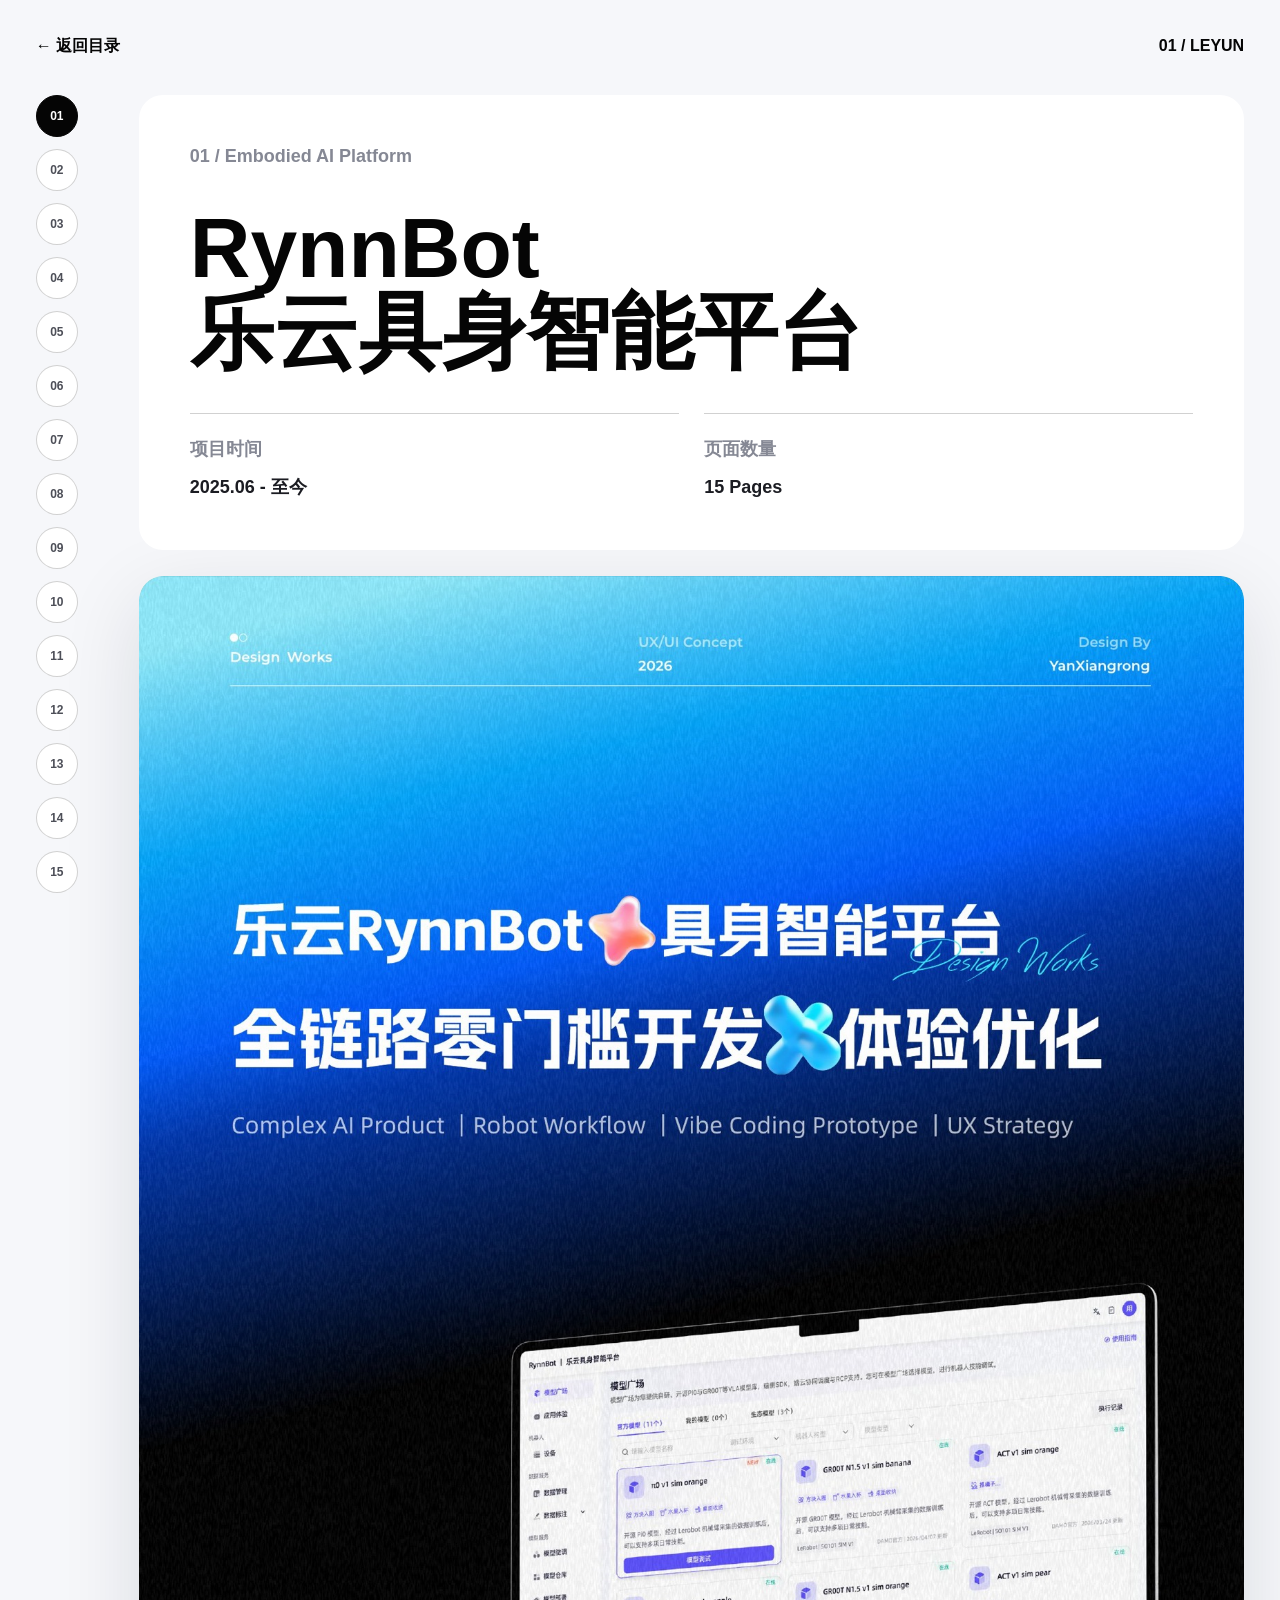
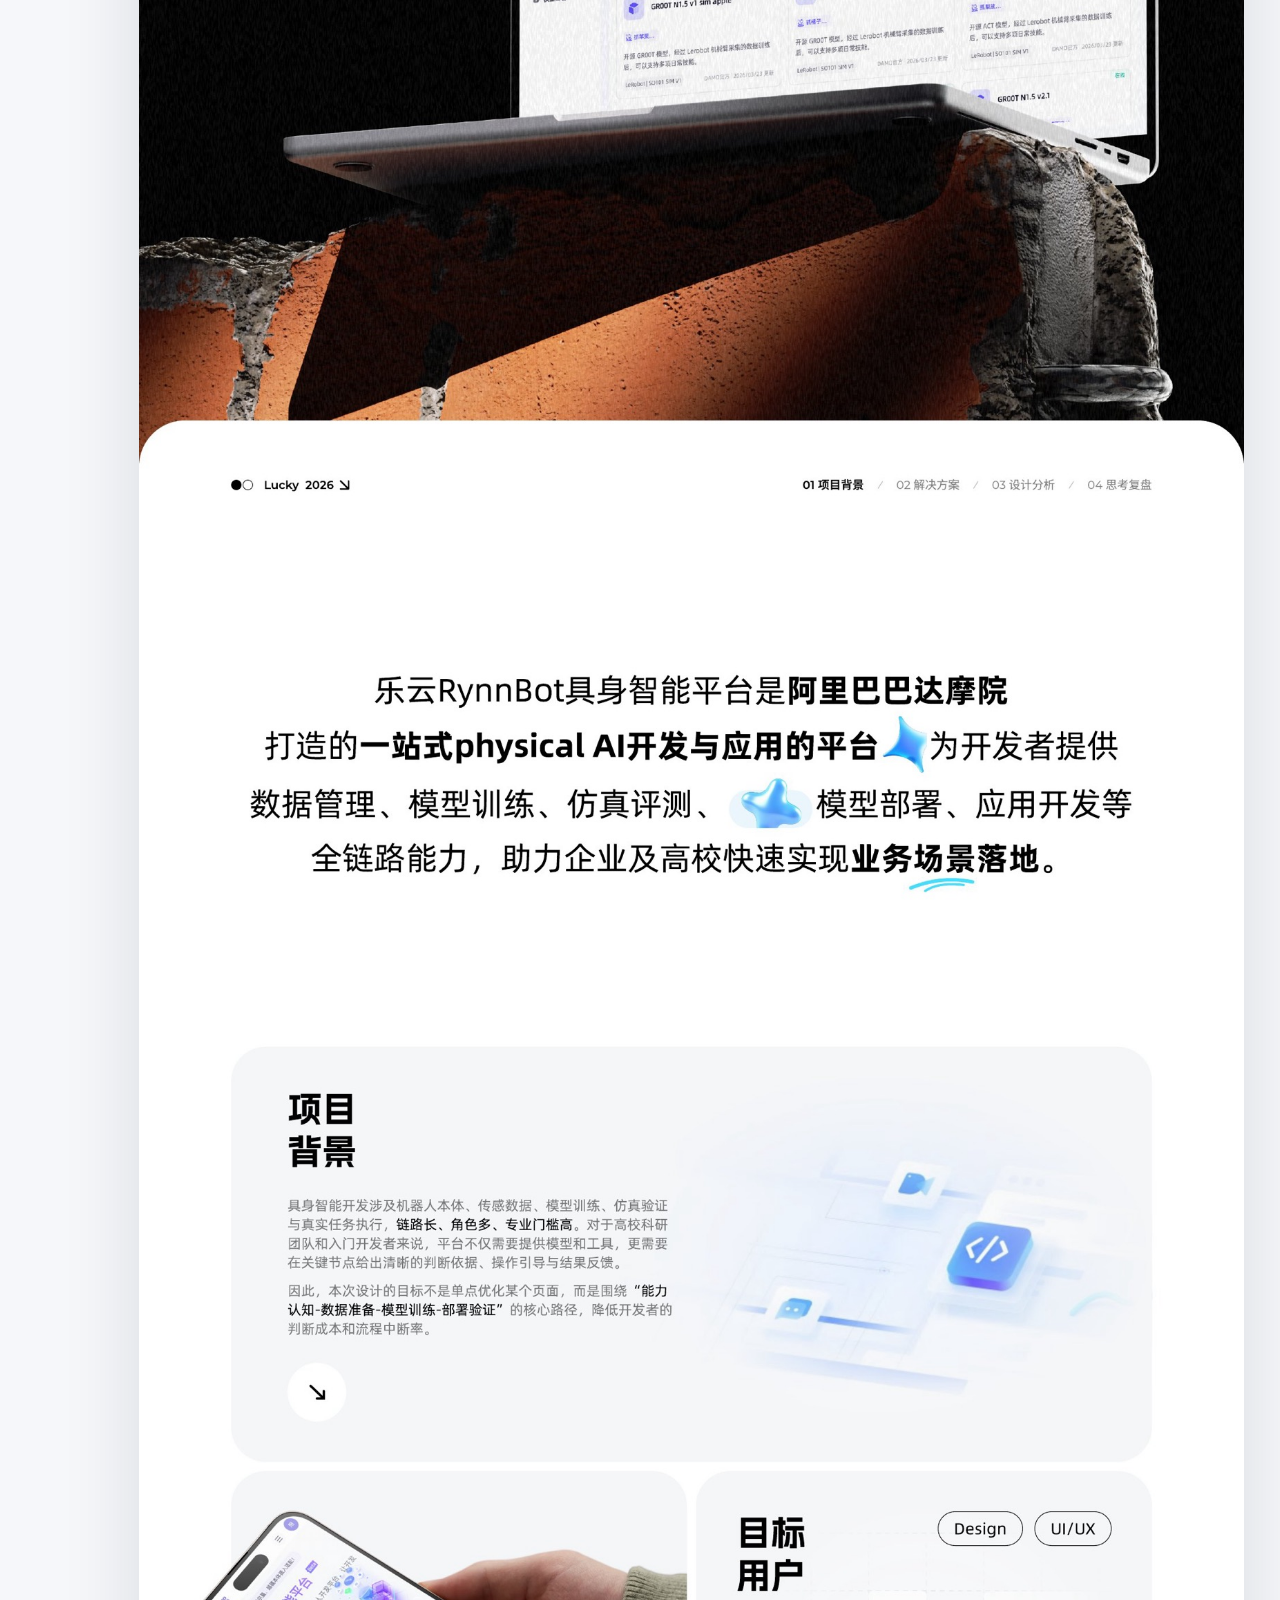
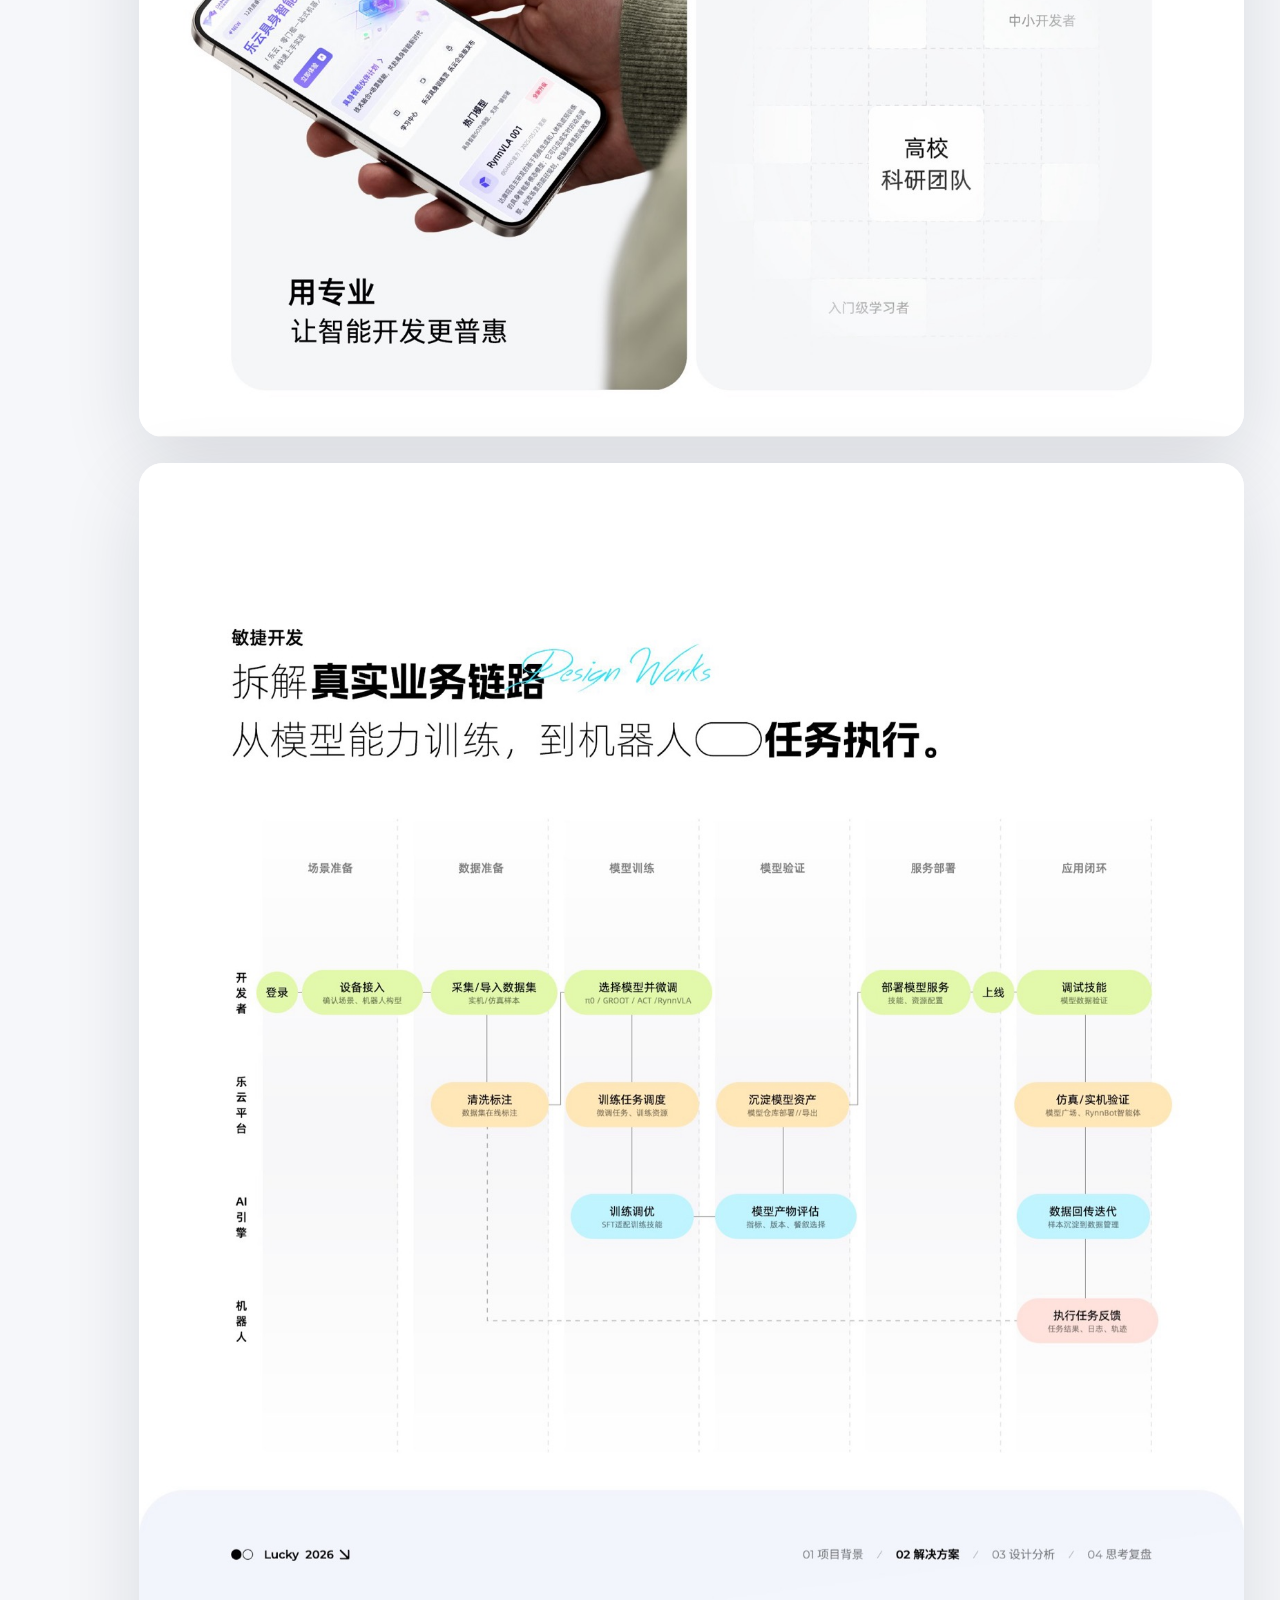
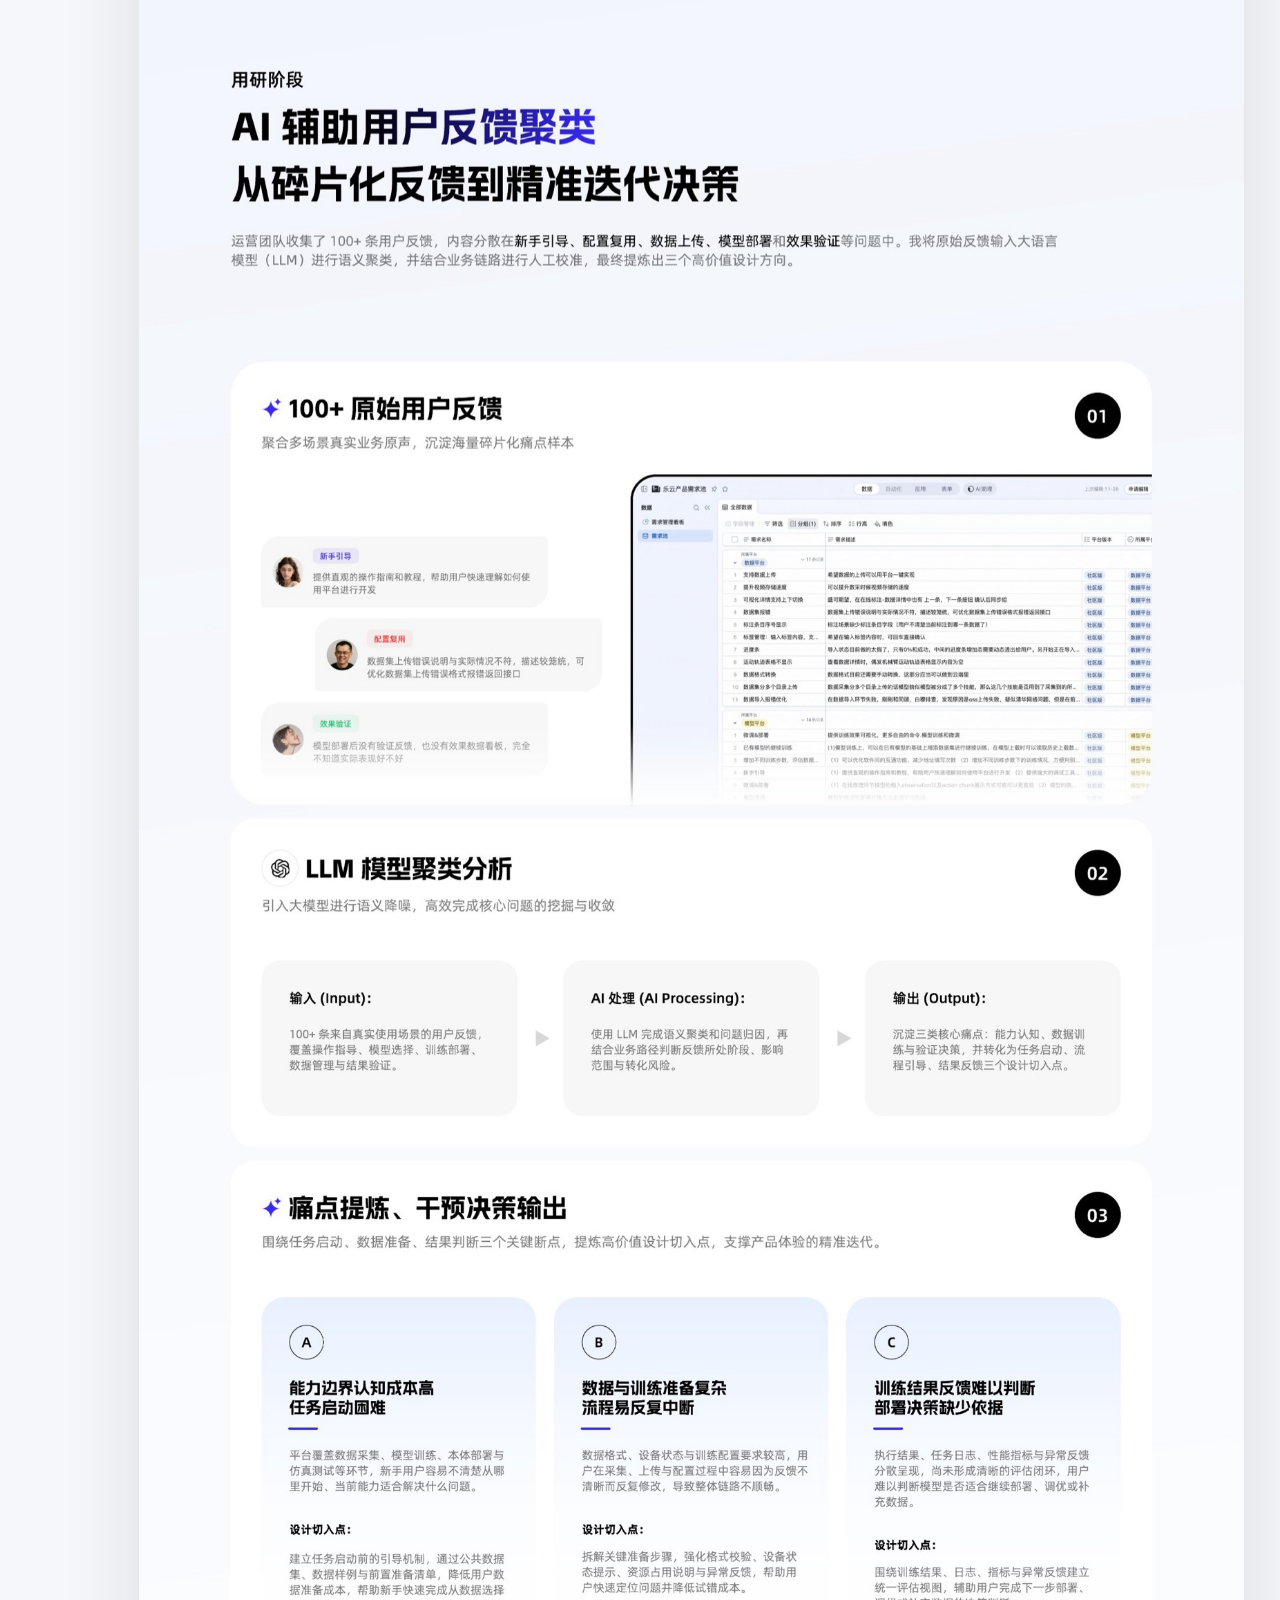
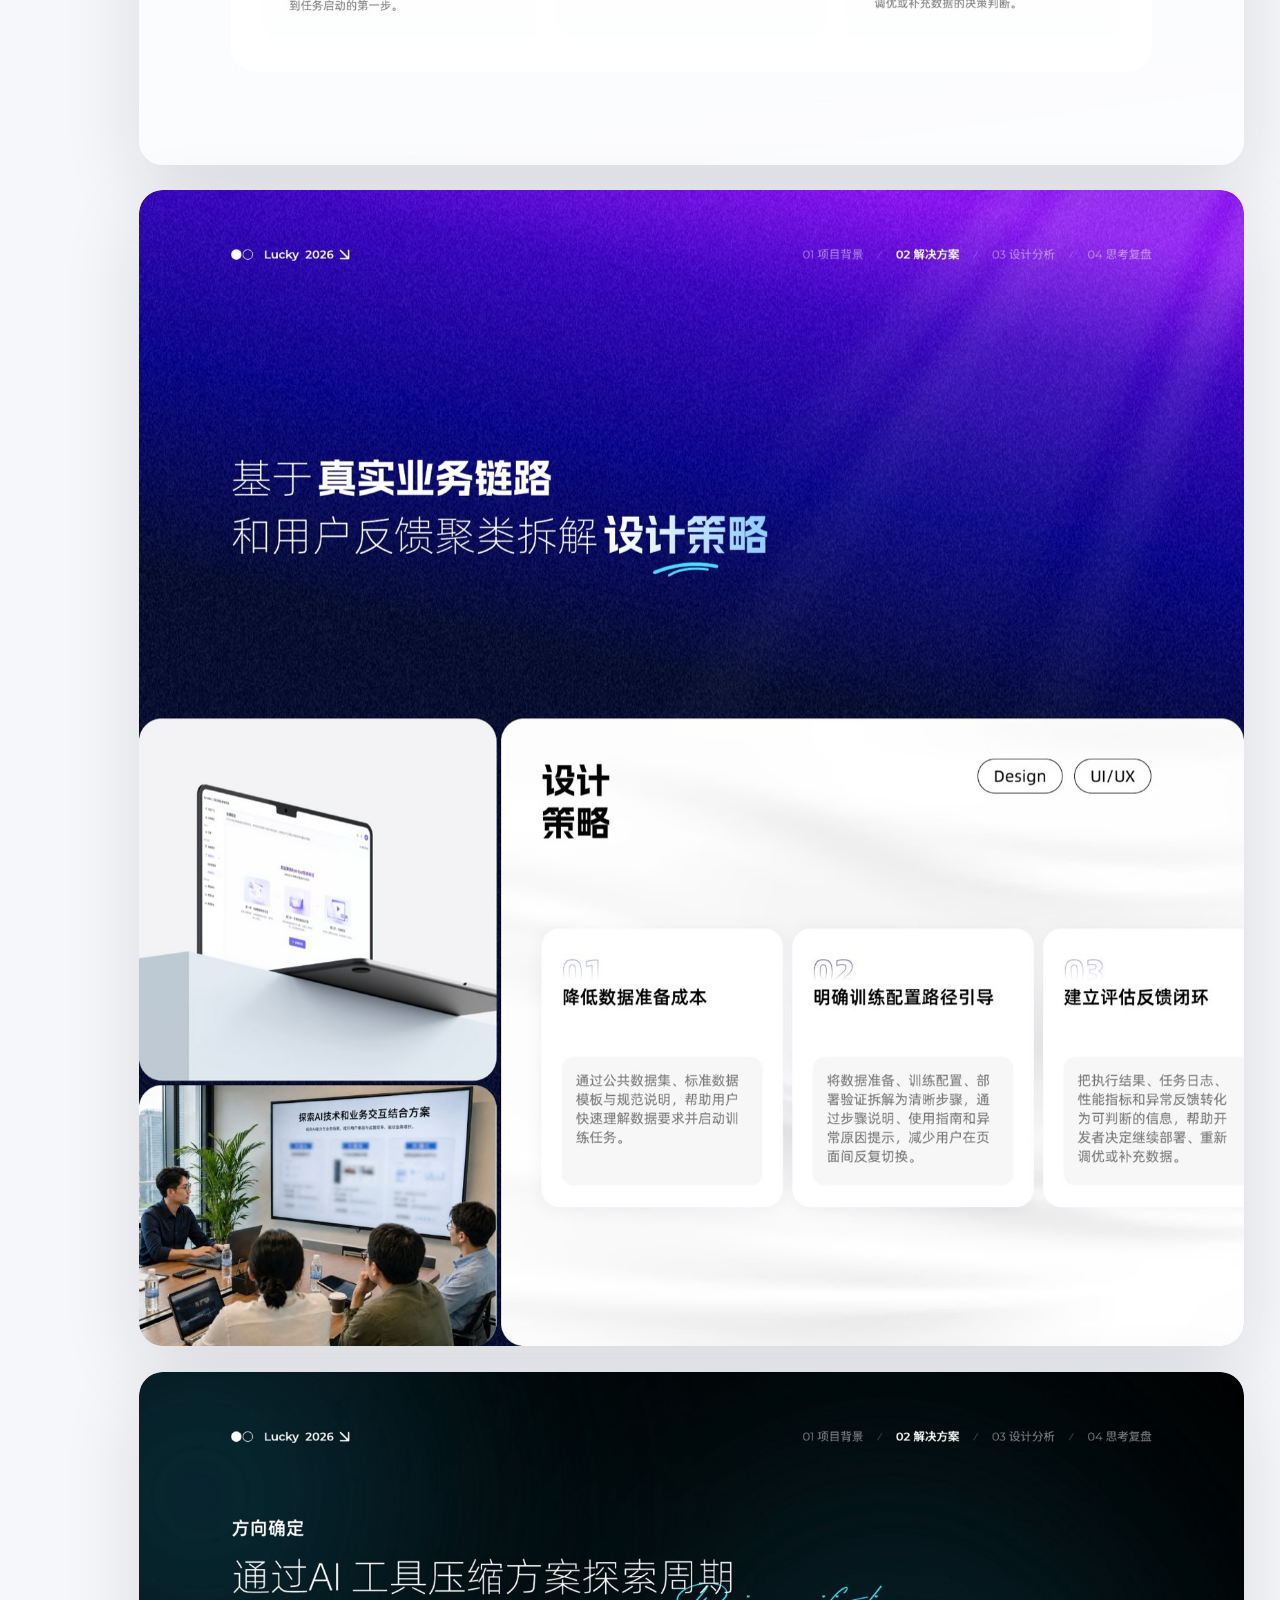
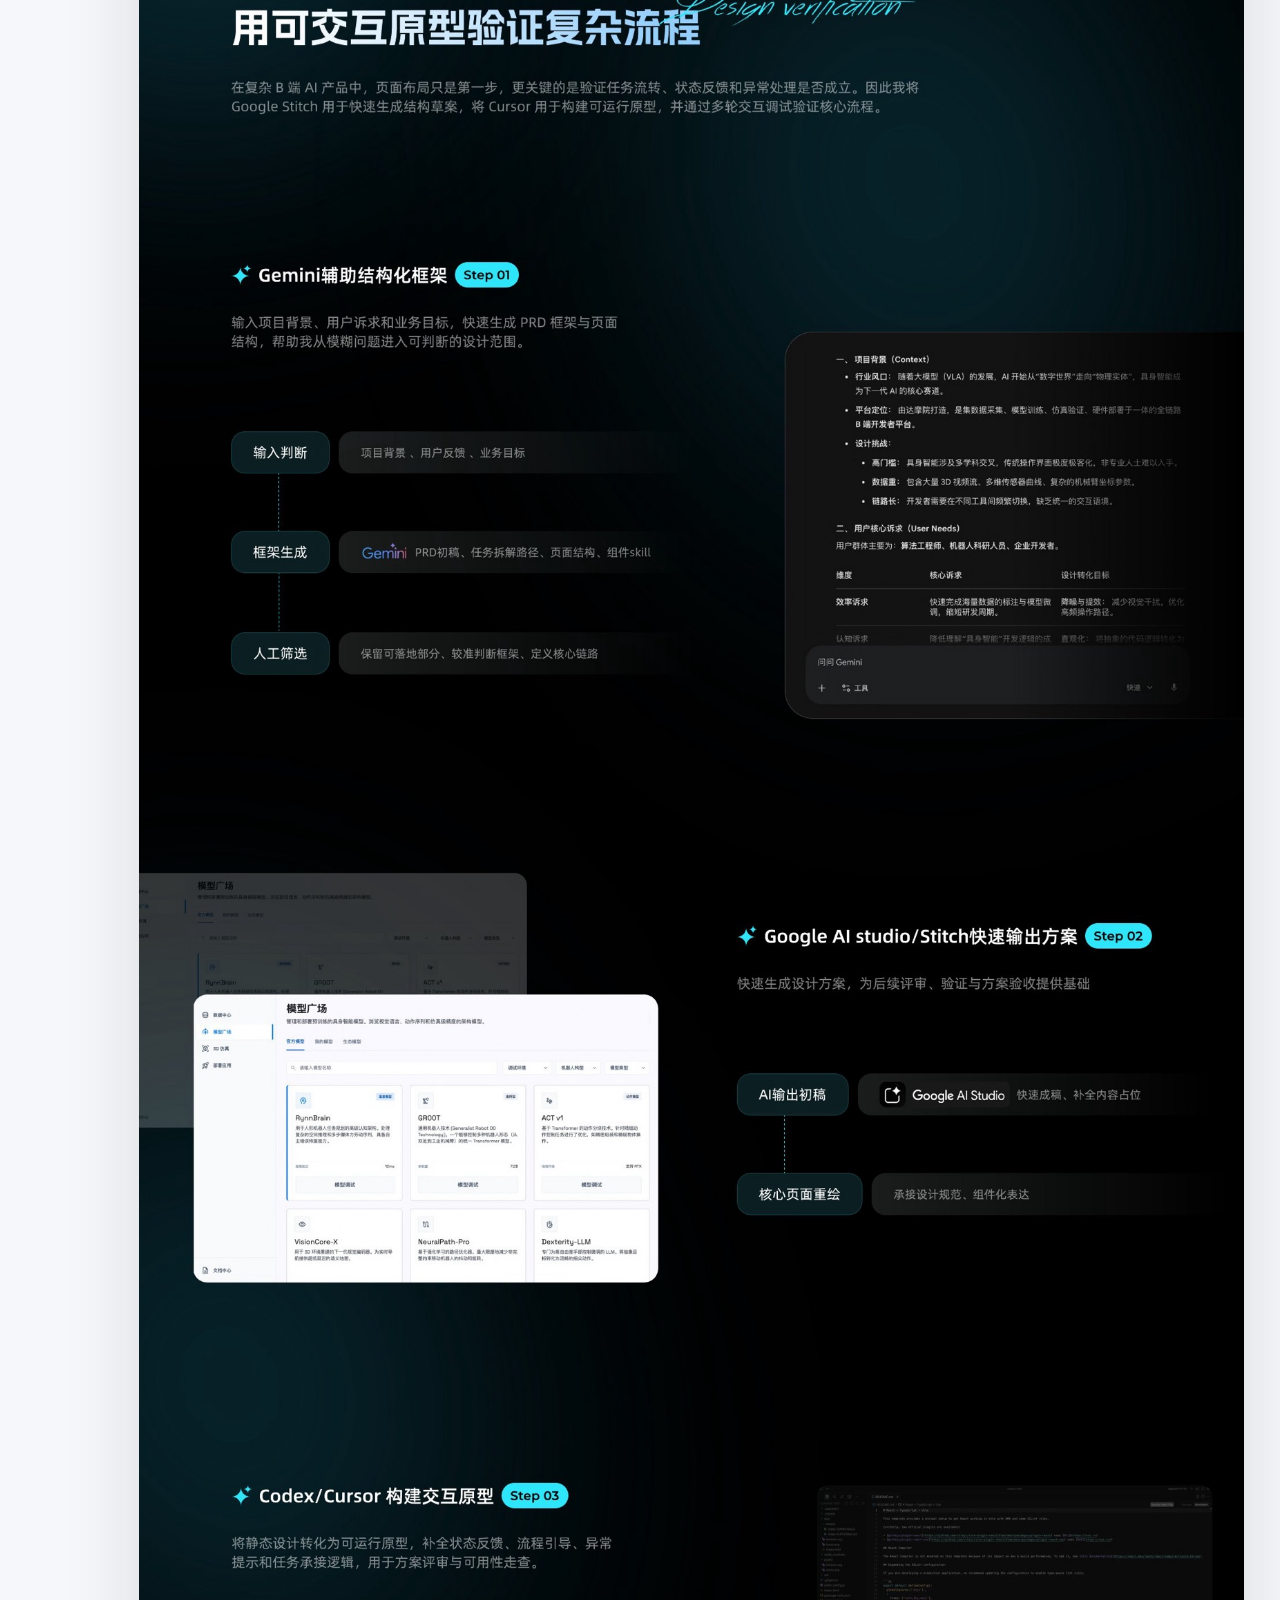
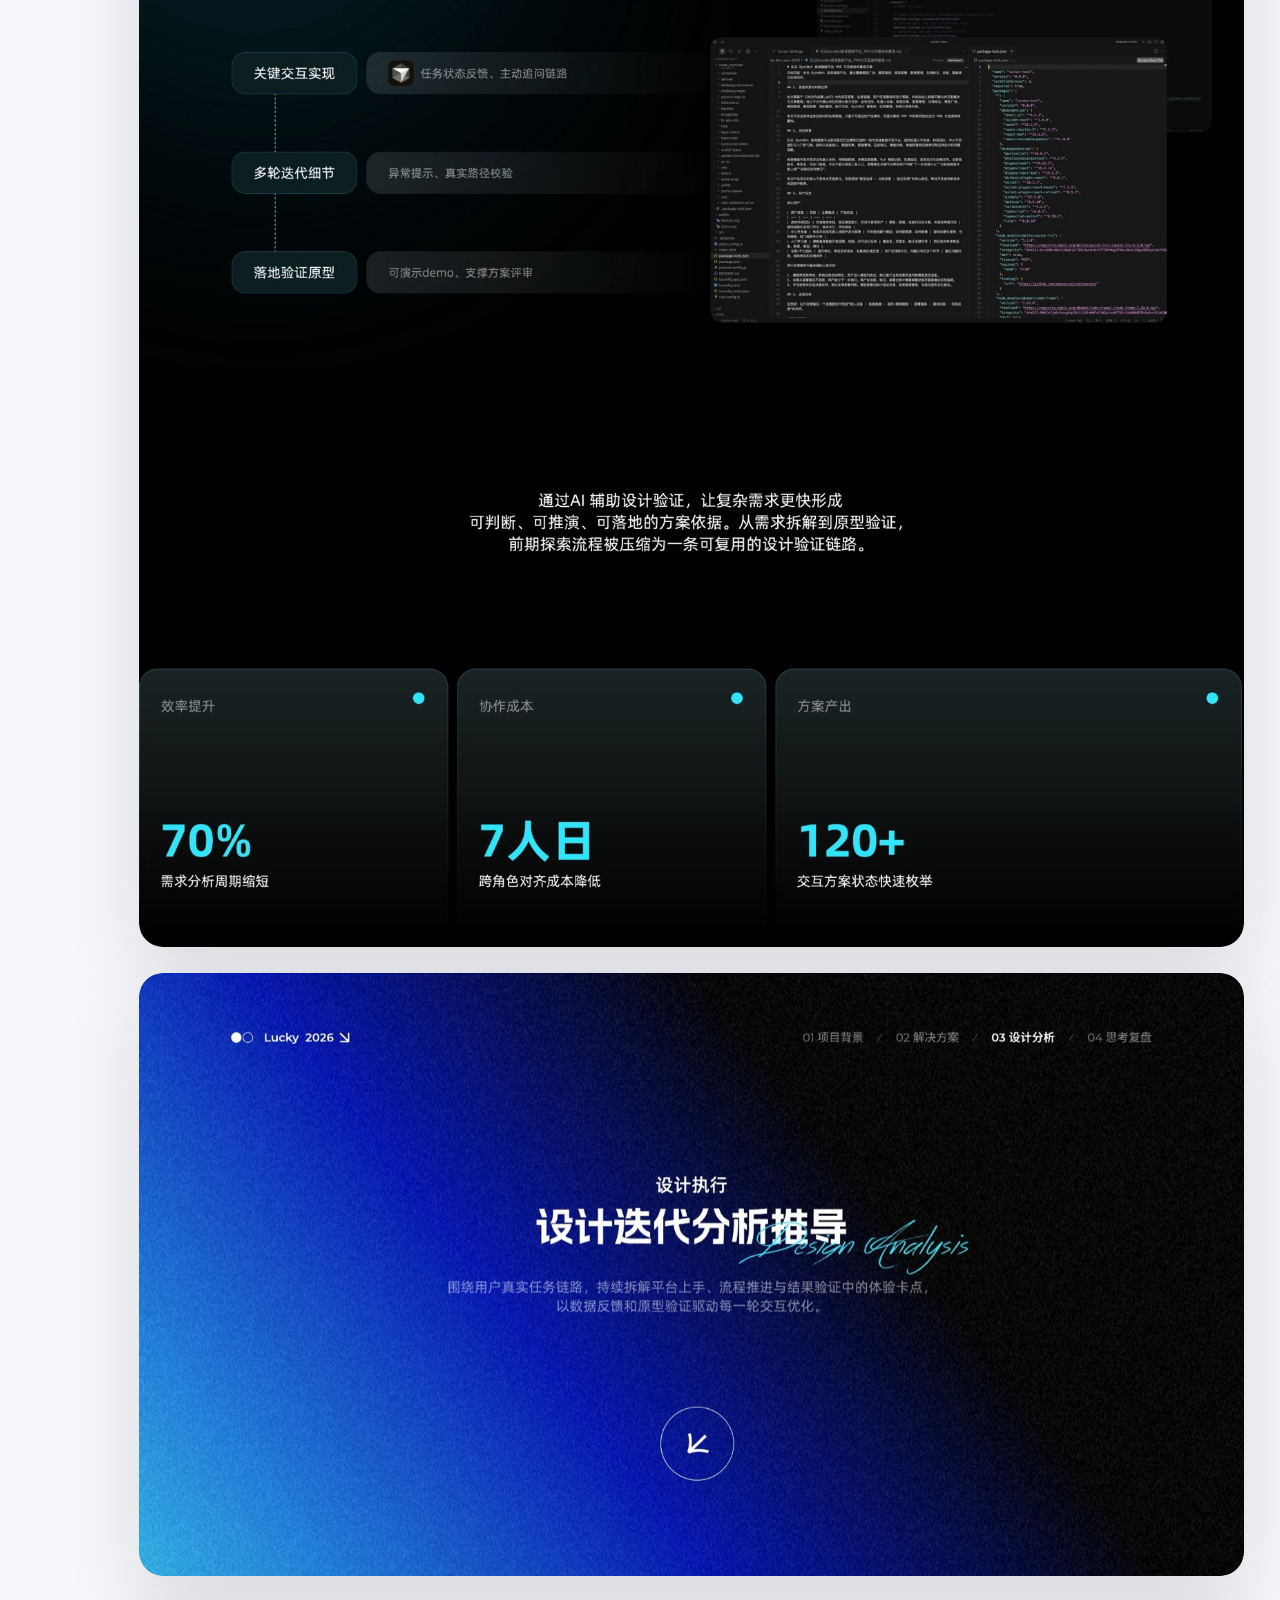
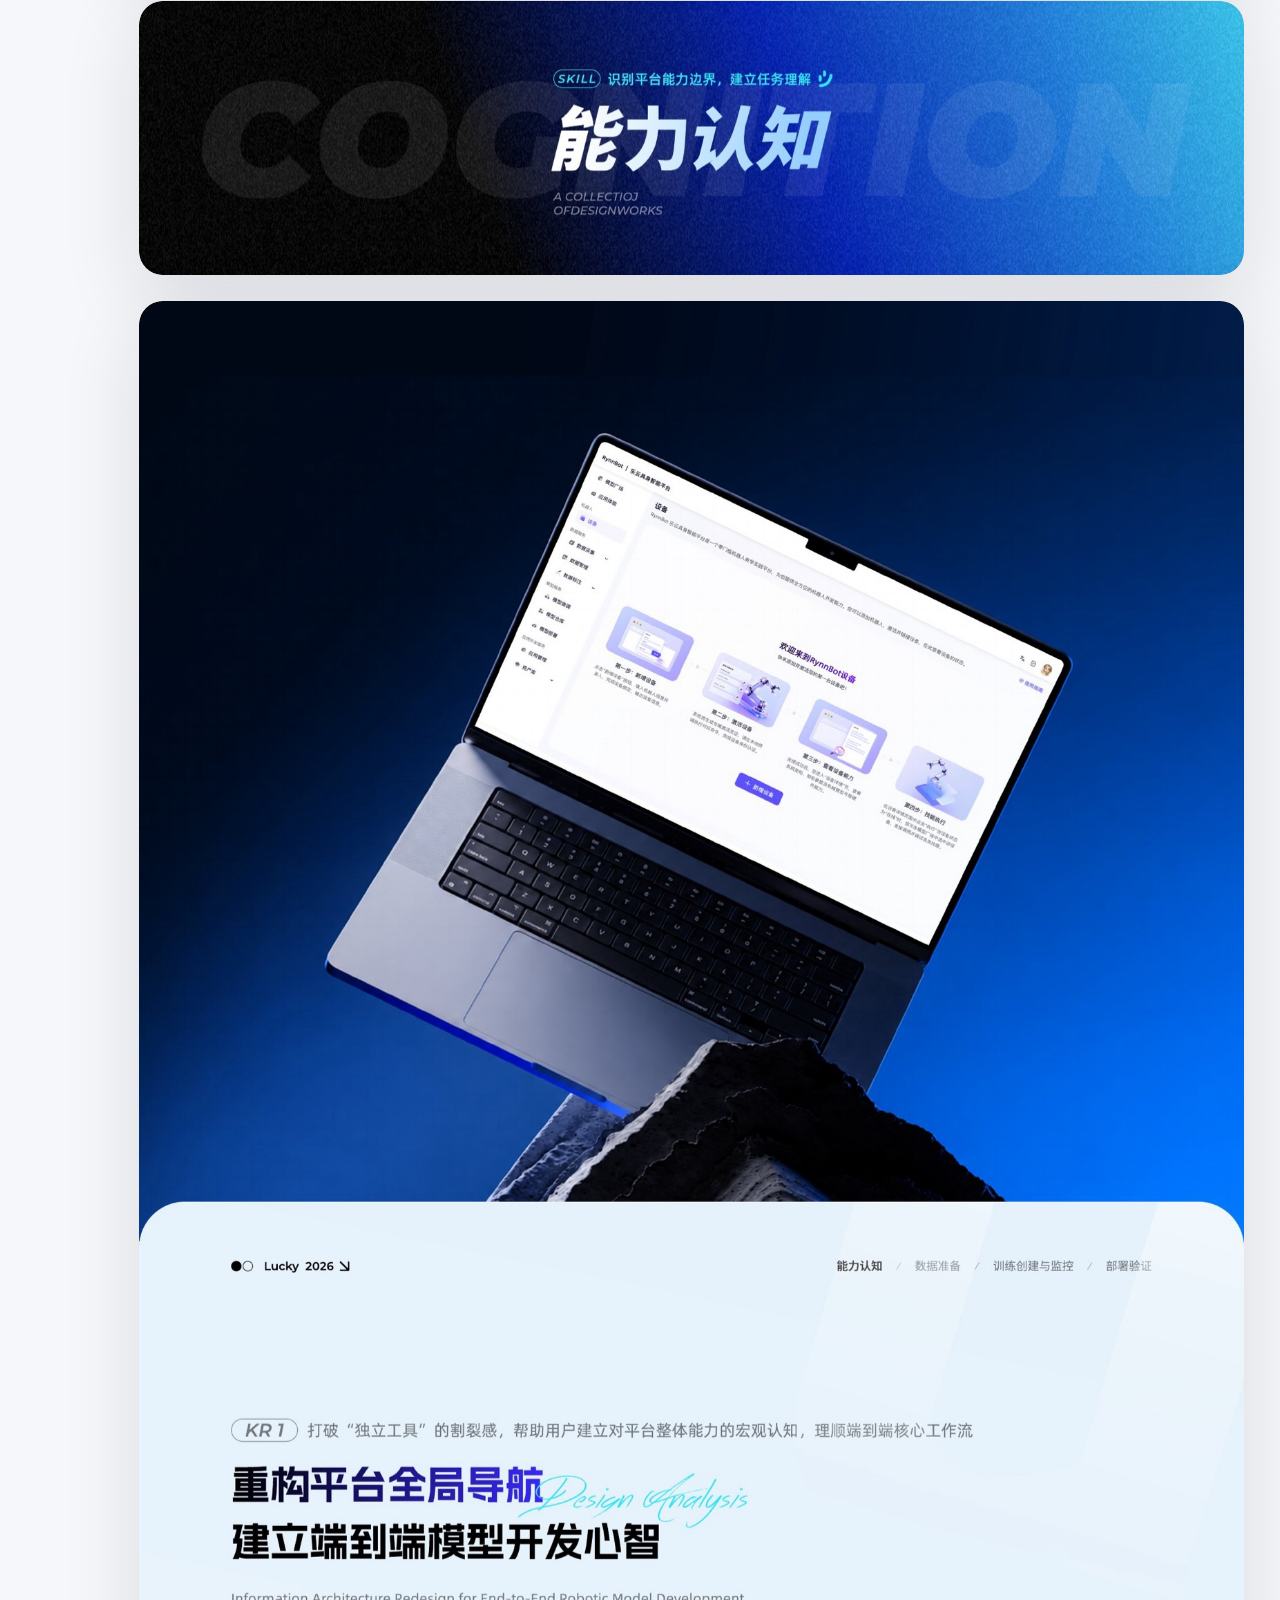
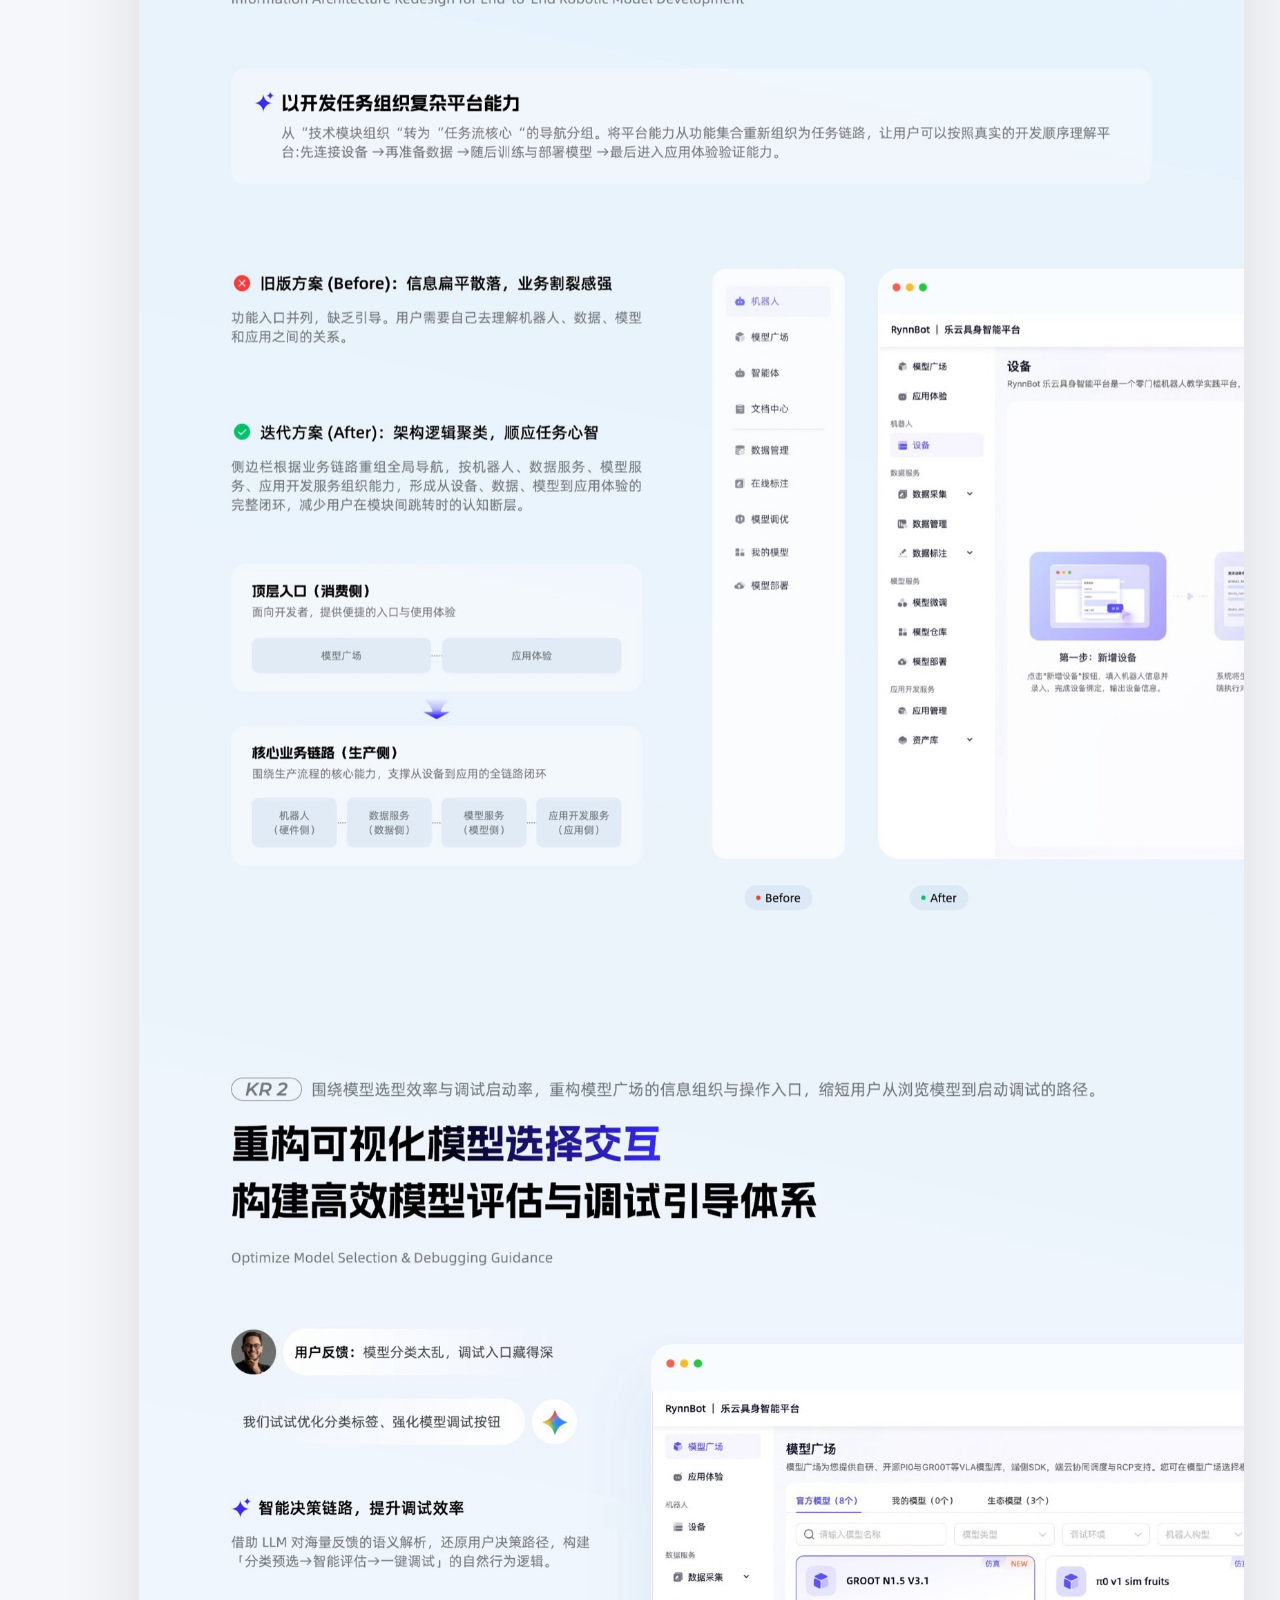
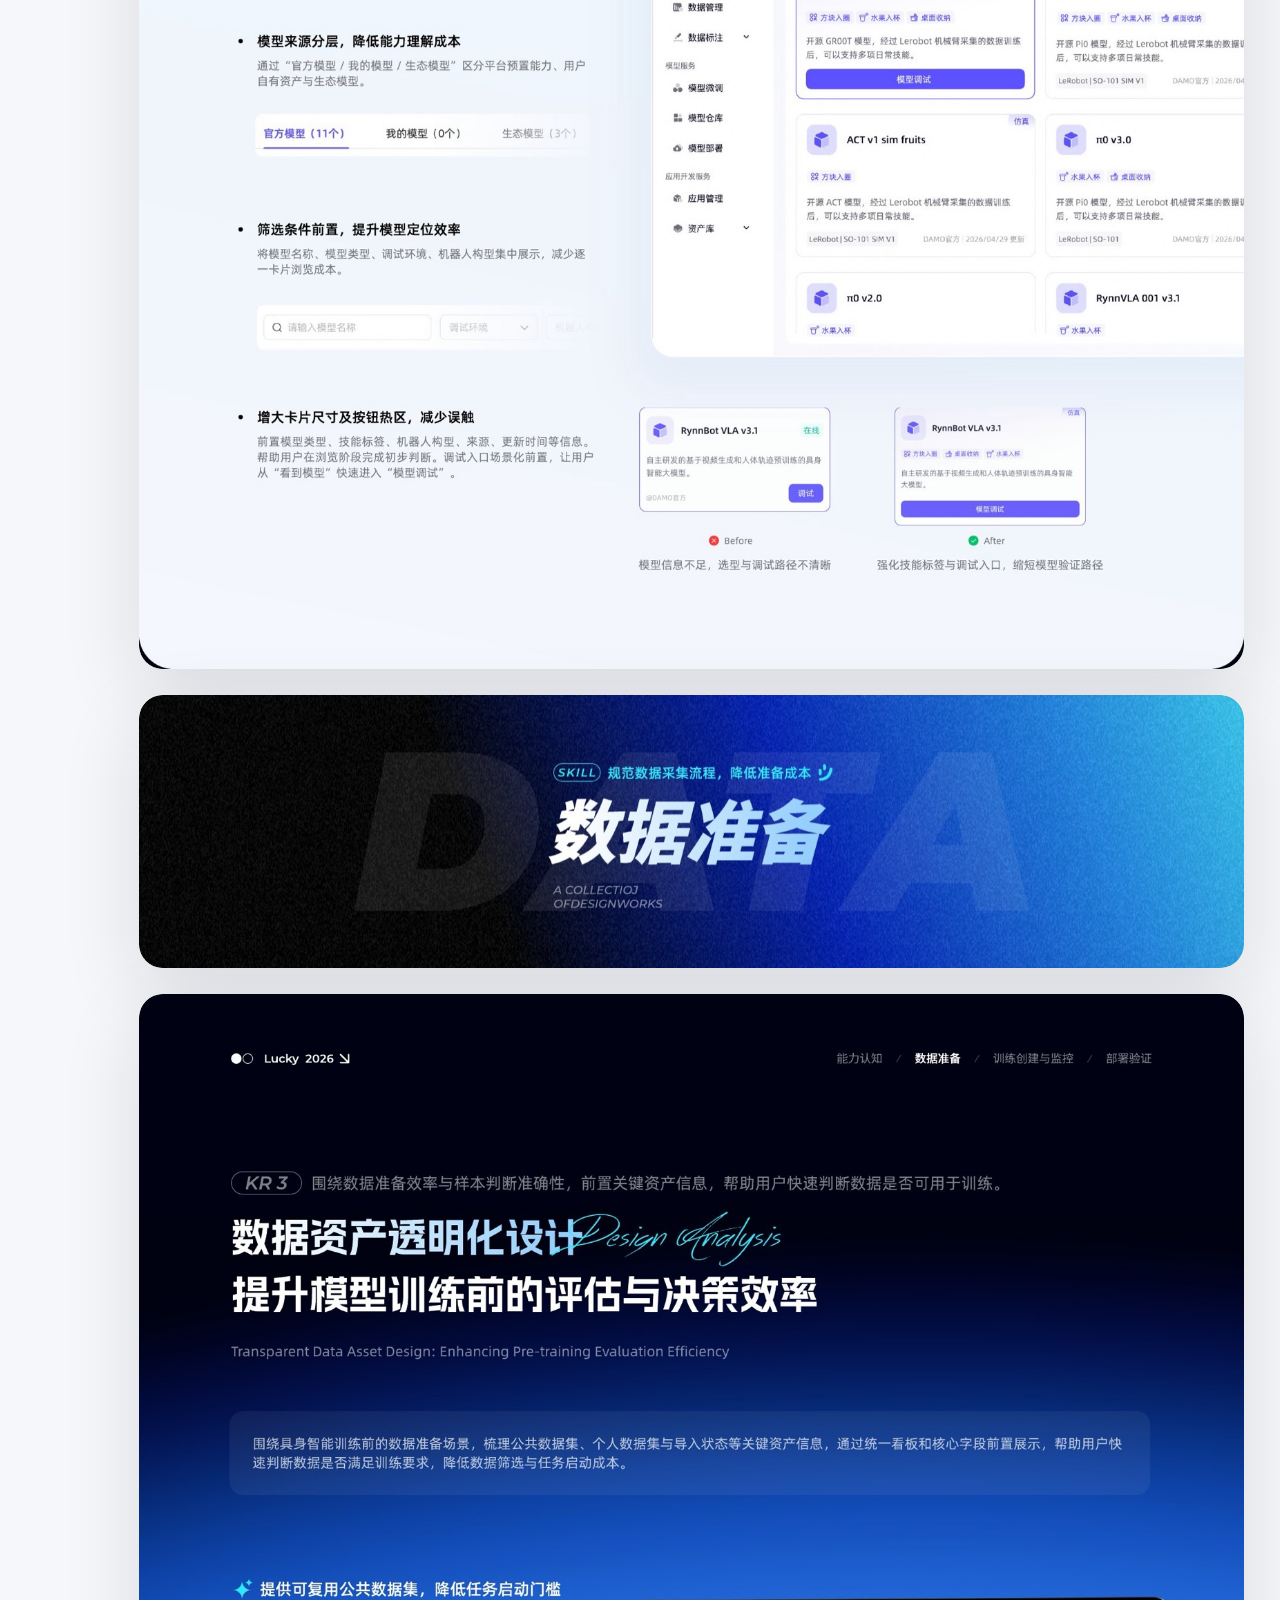
<file: project-leyun.html>
<!doctype html>
<html lang="zh-CN">
  <head>
    <meta charset="UTF-8" />
    <meta name="viewport" content="width=device-width, initial-scale=1.0" />
    <title>RynnBot 乐云具身智能平台</title>
    <link rel="icon" type="image/png" href="assets/favicon.png?v=20260702" />
    <link rel="apple-touch-icon" href="assets/apple-touch-icon.png?v=20260702" />
    <link rel="stylesheet" href="styles.css?v=layout-80" />
  </head>
  <body class="project-page">
    <main class="project-shell">
      <nav class="project-nav">
        <a href="index.html#catalog">← 返回目录</a>
        <span>01 / LEYUN</span>
      </nav>

      <section class="project-detail" aria-label="乐云项目作品集分页">
        <aside class="project-anchor" aria-label="页面锚点">
          <a href="#page-01" aria-current="true">01</a>
          <a href="#page-02">02</a>
          <a href="#page-03">03</a>
          <a href="#page-04">04</a>
          <a href="#page-05">05</a>
          <a href="#page-06">06</a>
          <a href="#page-07">07</a>
          <a href="#page-08">08</a>
          <a href="#page-09">09</a>
          <a href="#page-10">10</a>
          <a href="#page-11">11</a>
          <a href="#page-12">12</a>
          <a href="#page-13">13</a>
          <a href="#page-14">14</a>
          <a href="#page-15">15</a>
        </aside>

        <div class="project-main">
          <section class="project-hero project-hero-single">
            <div class="project-copy">
              <p class="project-kicker">01 / Embodied AI Platform</p>
              <h1>RynnBot<br />乐云具身智能平台</h1>
              <dl class="project-info" aria-label="项目信息">
                <div>
                  <dt>项目时间</dt>
                  <dd>2025.06 - 至今</dd>
                </div>
                <div>
                  <dt>页面数量</dt>
                  <dd>15 Pages</dd>
                </div>
              </dl>
            </div>
          </section>

          <article class="project-pages">
          <figure class="project-page-shot" id="page-01">
            <img src="assets/projects/leyun/page-01.jpg" width="1920" height="5317" alt="乐云项目作品集第 01 页" decoding="async" fetchpriority="high" />
          </figure>
          <figure class="project-page-shot" id="page-02">
            <img src="assets/projects/leyun/page-02.jpg" width="1920" height="5039" alt="乐云项目作品集第 02 页" loading="lazy" decoding="async" />
          </figure>
          <figure class="project-page-shot" id="page-03">
            <img src="assets/projects/leyun/page-03.jpg" width="1920" height="2008" alt="乐云项目作品集第 03 页" loading="lazy" decoding="async" />
          </figure>
          <figure class="project-page-shot" id="page-04">
            <img src="assets/projects/leyun/page-04.jpg" width="1920" height="4819" alt="乐云项目作品集第 04 页" loading="lazy" decoding="async" />
          </figure>
          <figure class="project-page-shot" id="page-05">
            <img src="assets/projects/leyun/page-05.jpg" width="1920" height="1048" alt="乐云项目作品集第 05 页" loading="lazy" decoding="async" />
          </figure>
          <figure class="project-page-shot" id="page-06">
            <img src="assets/projects/leyun/page-06.jpg" width="1920" height="476" alt="乐云项目作品集第 06 页" loading="lazy" decoding="async" />
          </figure>
          <figure class="project-page-shot" id="page-07">
            <img src="assets/projects/leyun/page-07.jpg" width="1920" height="6197" alt="乐云项目作品集第 07 页" loading="lazy" decoding="async" />
          </figure>
          <figure class="project-page-shot" id="page-08">
            <img src="assets/projects/leyun/page-08.jpg" width="1920" height="476" alt="乐云项目作品集第 08 页" loading="lazy" decoding="async" />
          </figure>
          <figure class="project-page-shot" id="page-09">
            <img src="assets/projects/leyun/page-09.jpg" width="1920" height="4362" alt="乐云项目作品集第 09 页" loading="lazy" decoding="async" />
          </figure>
          <figure class="project-page-shot" id="page-10">
            <img src="assets/projects/leyun/page-10.jpg" width="1920" height="476" alt="乐云项目作品集第 10 页" loading="lazy" decoding="async" />
          </figure>
          <figure class="project-page-shot" id="page-11">
            <img src="assets/projects/leyun/page-11.jpg" width="1920" height="5669" alt="乐云项目作品集第 11 页" loading="lazy" decoding="async" />
          </figure>
          <figure class="project-page-shot" id="page-12">
            <img src="assets/projects/leyun/page-12.jpg" width="1920" height="476" alt="乐云项目作品集第 12 页" loading="lazy" decoding="async" />
          </figure>
          <figure class="project-page-shot" id="page-13">
            <img src="assets/projects/leyun/page-13.jpg" width="1920" height="4143" alt="乐云项目作品集第 13 页" loading="lazy" decoding="async" />
          </figure>
          <figure class="project-page-shot" id="page-14">
            <img src="assets/projects/leyun/page-14.jpg" width="1920" height="5209" alt="乐云项目作品集第 14 页" loading="lazy" decoding="async" />
          </figure>
          <figure class="project-page-shot" id="page-15">
            <img src="assets/projects/leyun/page-15.jpg" width="1920" height="1942" alt="乐云项目作品集第 15 页" loading="lazy" decoding="async" />
          </figure>
          </article>

          <a class="next-project" href="project-xunguang.html" aria-label="进入 02 寻光项目">
            <span>Next Project</span>
            <strong>02 / 寻光 AI 视频内容创作平台</strong>
            <b aria-hidden="true">↗</b>
          </a>
        </div>
      </section>
    </main>

    <script>
      const anchorLinks = Array.from(document.querySelectorAll(".project-anchor a"));
      const pageSections = anchorLinks
        .map((link) => document.querySelector(link.getAttribute("href")))
        .filter(Boolean);
      let activeId = "";
      let scrollTicking = false;

      const setActiveAnchor = (id) => {
        if (!id || id === activeId) return;
        activeId = id;
        anchorLinks.forEach((link) => {
          const active = link.getAttribute("href") === `#${id}`;
          if (active) {
            link.setAttribute("aria-current", "true");
            link.scrollIntoView({ block: "nearest", inline: "nearest" });
          } else {
            link.removeAttribute("aria-current");
          }
        });
      };

      const updateActiveAnchor = () => {
        scrollTicking = false;
        const probeY = window.innerHeight * 0.32;
        let current = pageSections[0];

        for (const section of pageSections) {
          const rect = section.getBoundingClientRect();
          if (rect.top <= probeY && rect.bottom > probeY) {
            current = section;
            break;
          }
          if (rect.top <= probeY) {
            current = section;
          }
        }

        setActiveAnchor(current.id);
      };

      const requestAnchorUpdate = () => {
        if (scrollTicking) return;
        scrollTicking = true;
        requestAnimationFrame(updateActiveAnchor);
      };

      window.addEventListener("scroll", requestAnchorUpdate, { passive: true });
      window.addEventListener("resize", requestAnchorUpdate);
      window.addEventListener("load", requestAnchorUpdate, { once: true });
      requestAnchorUpdate();
    </script>
  </body>
</html>
</file>
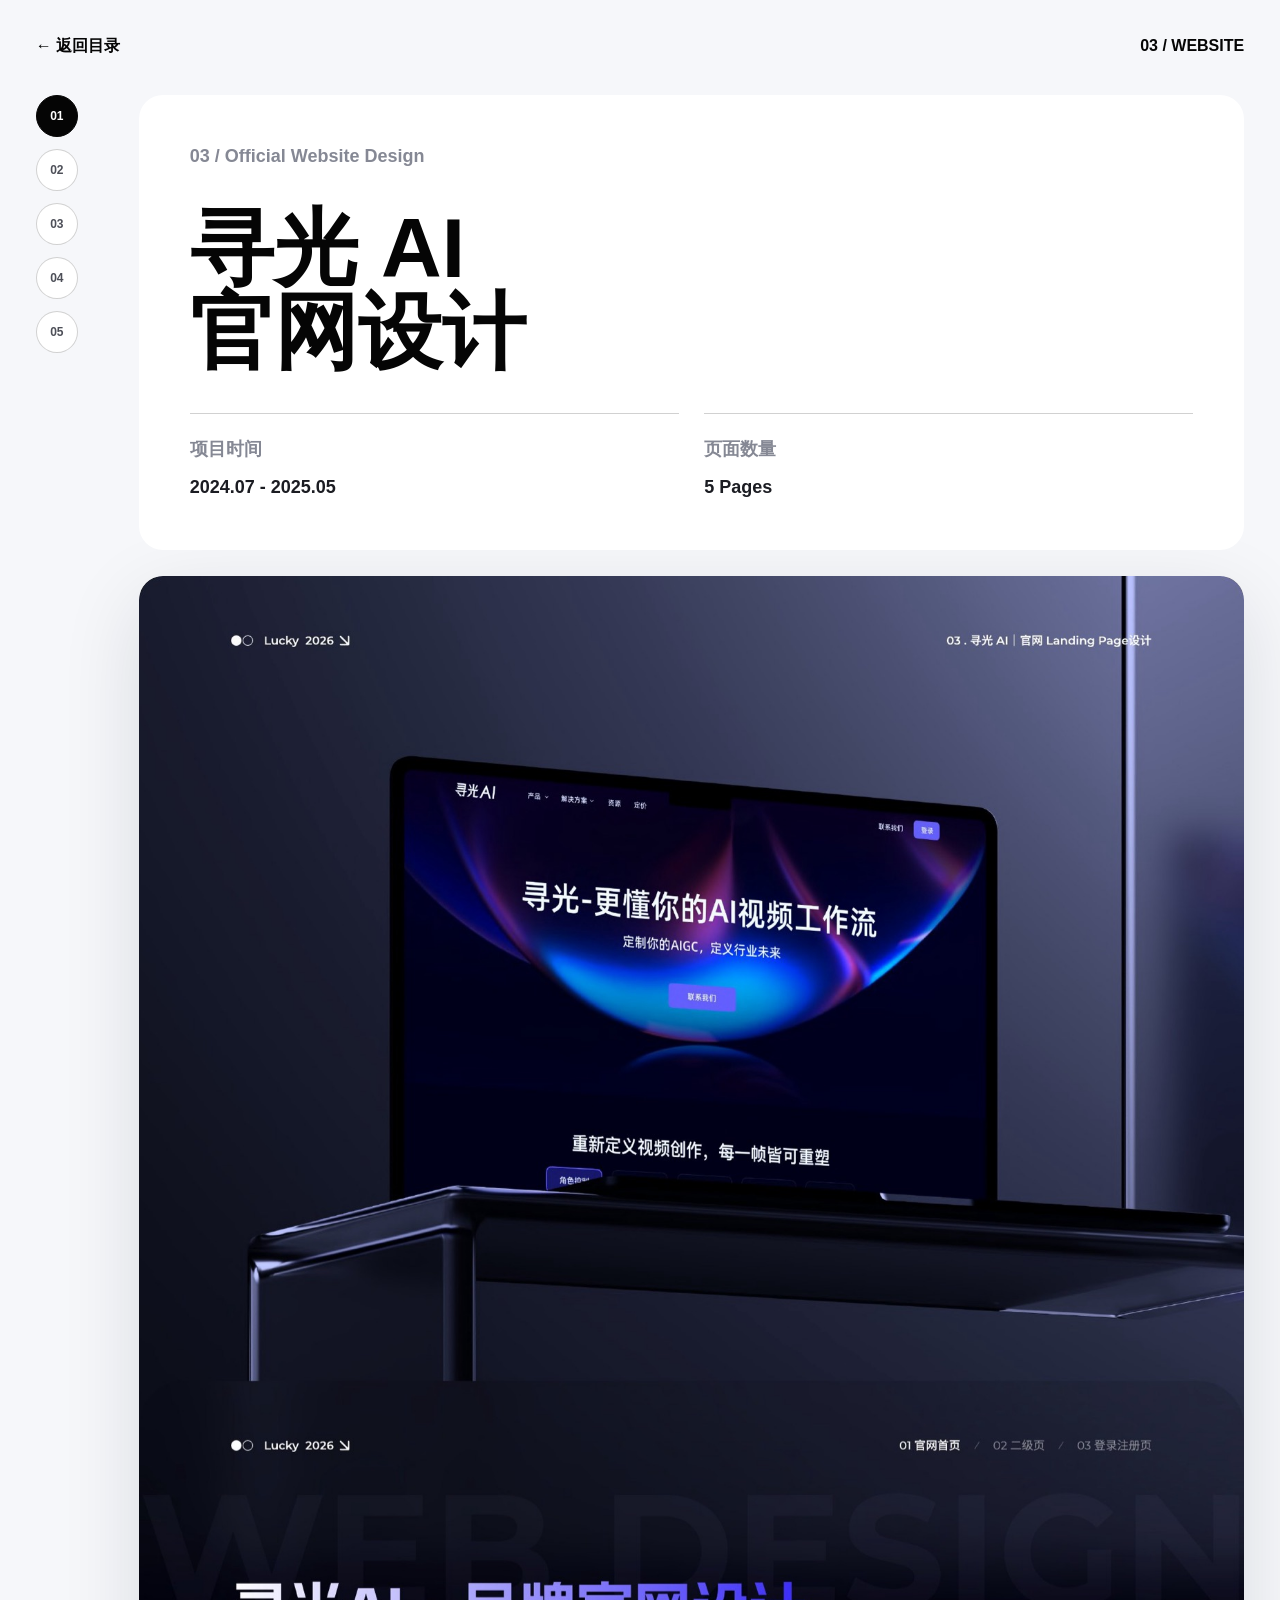
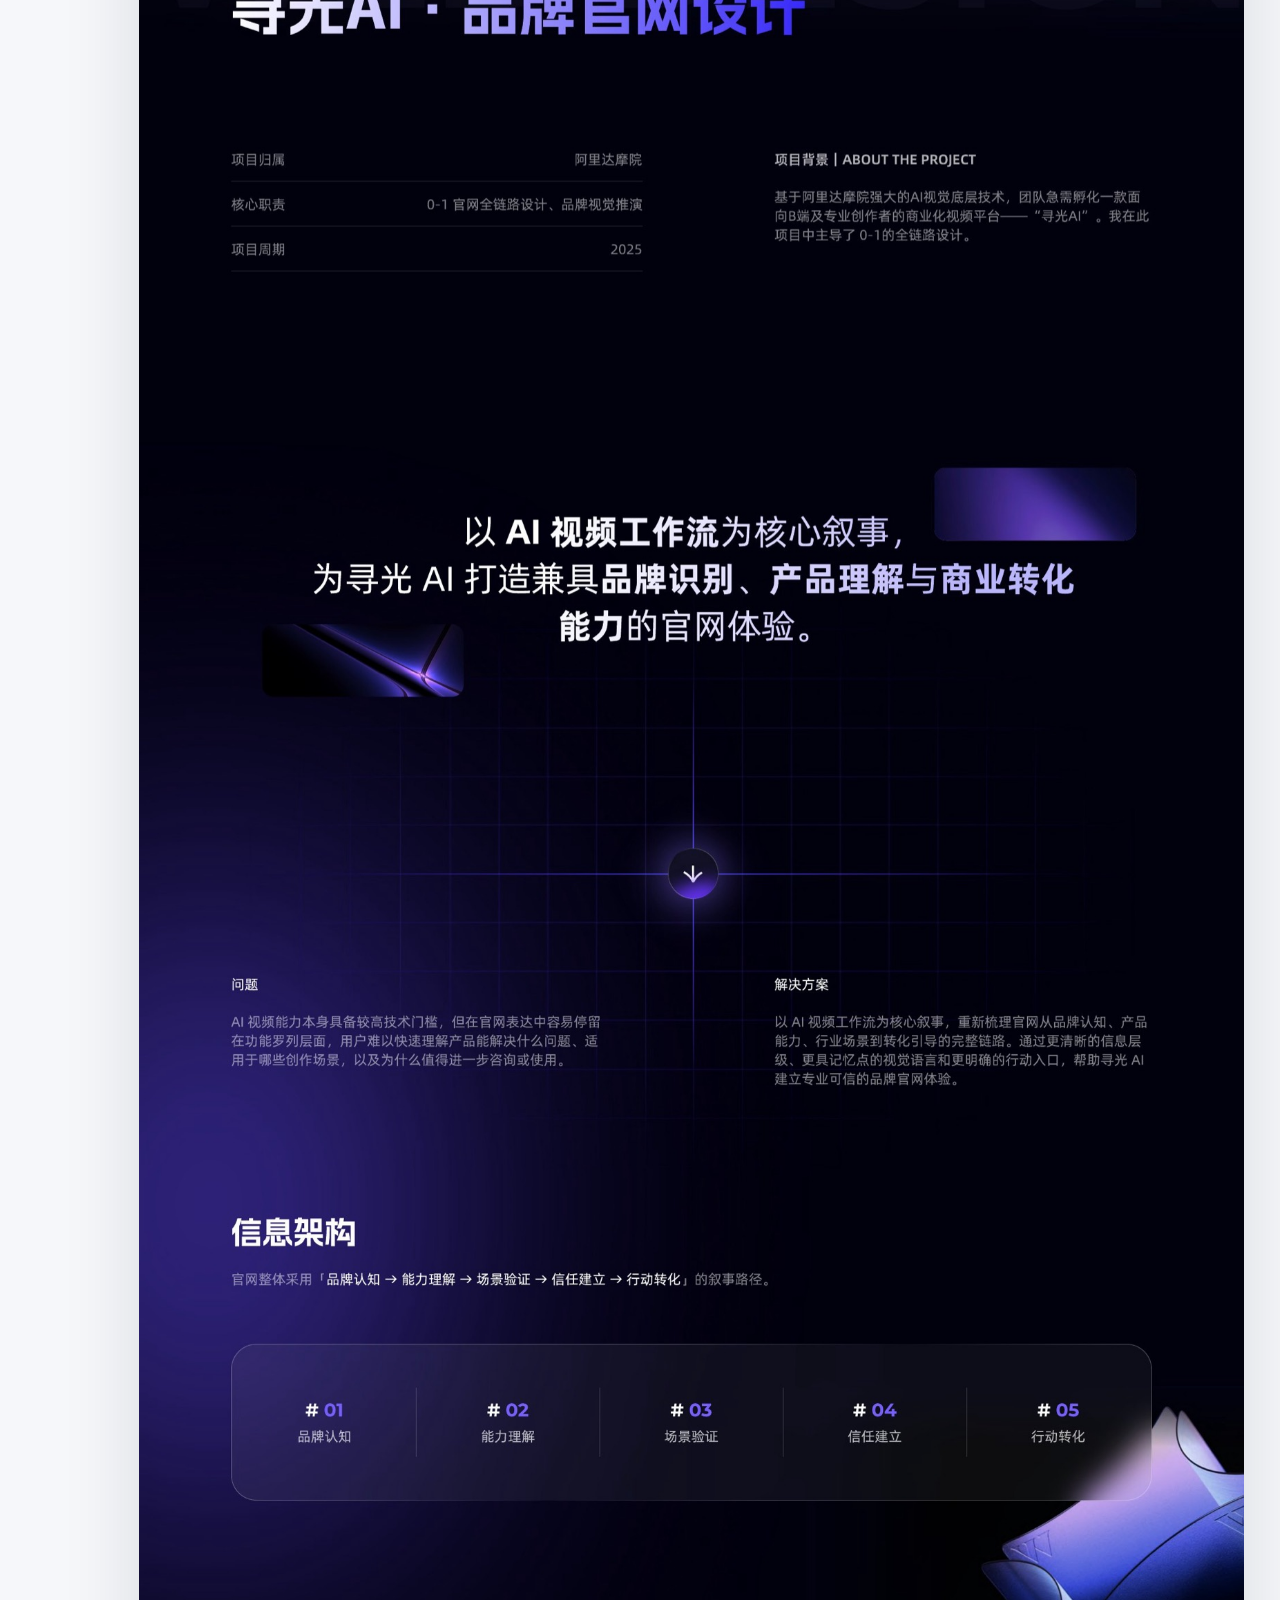
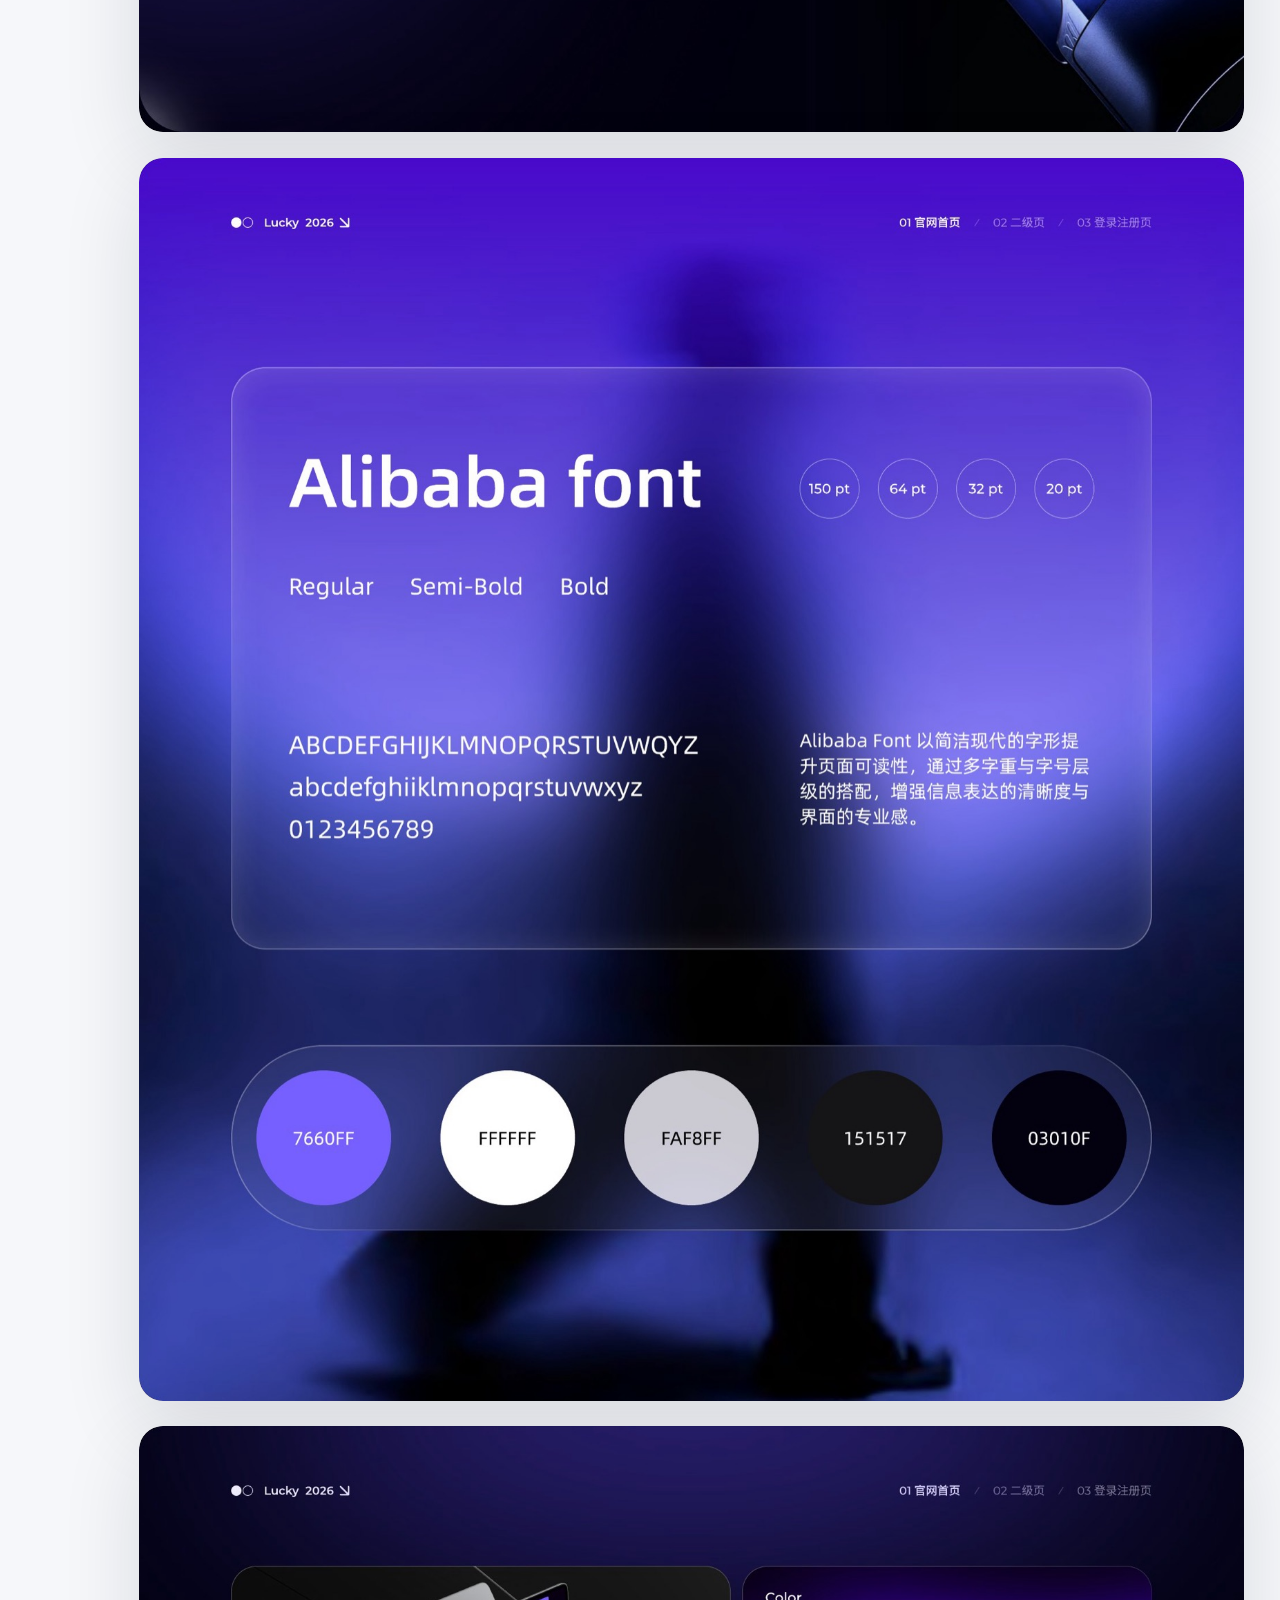
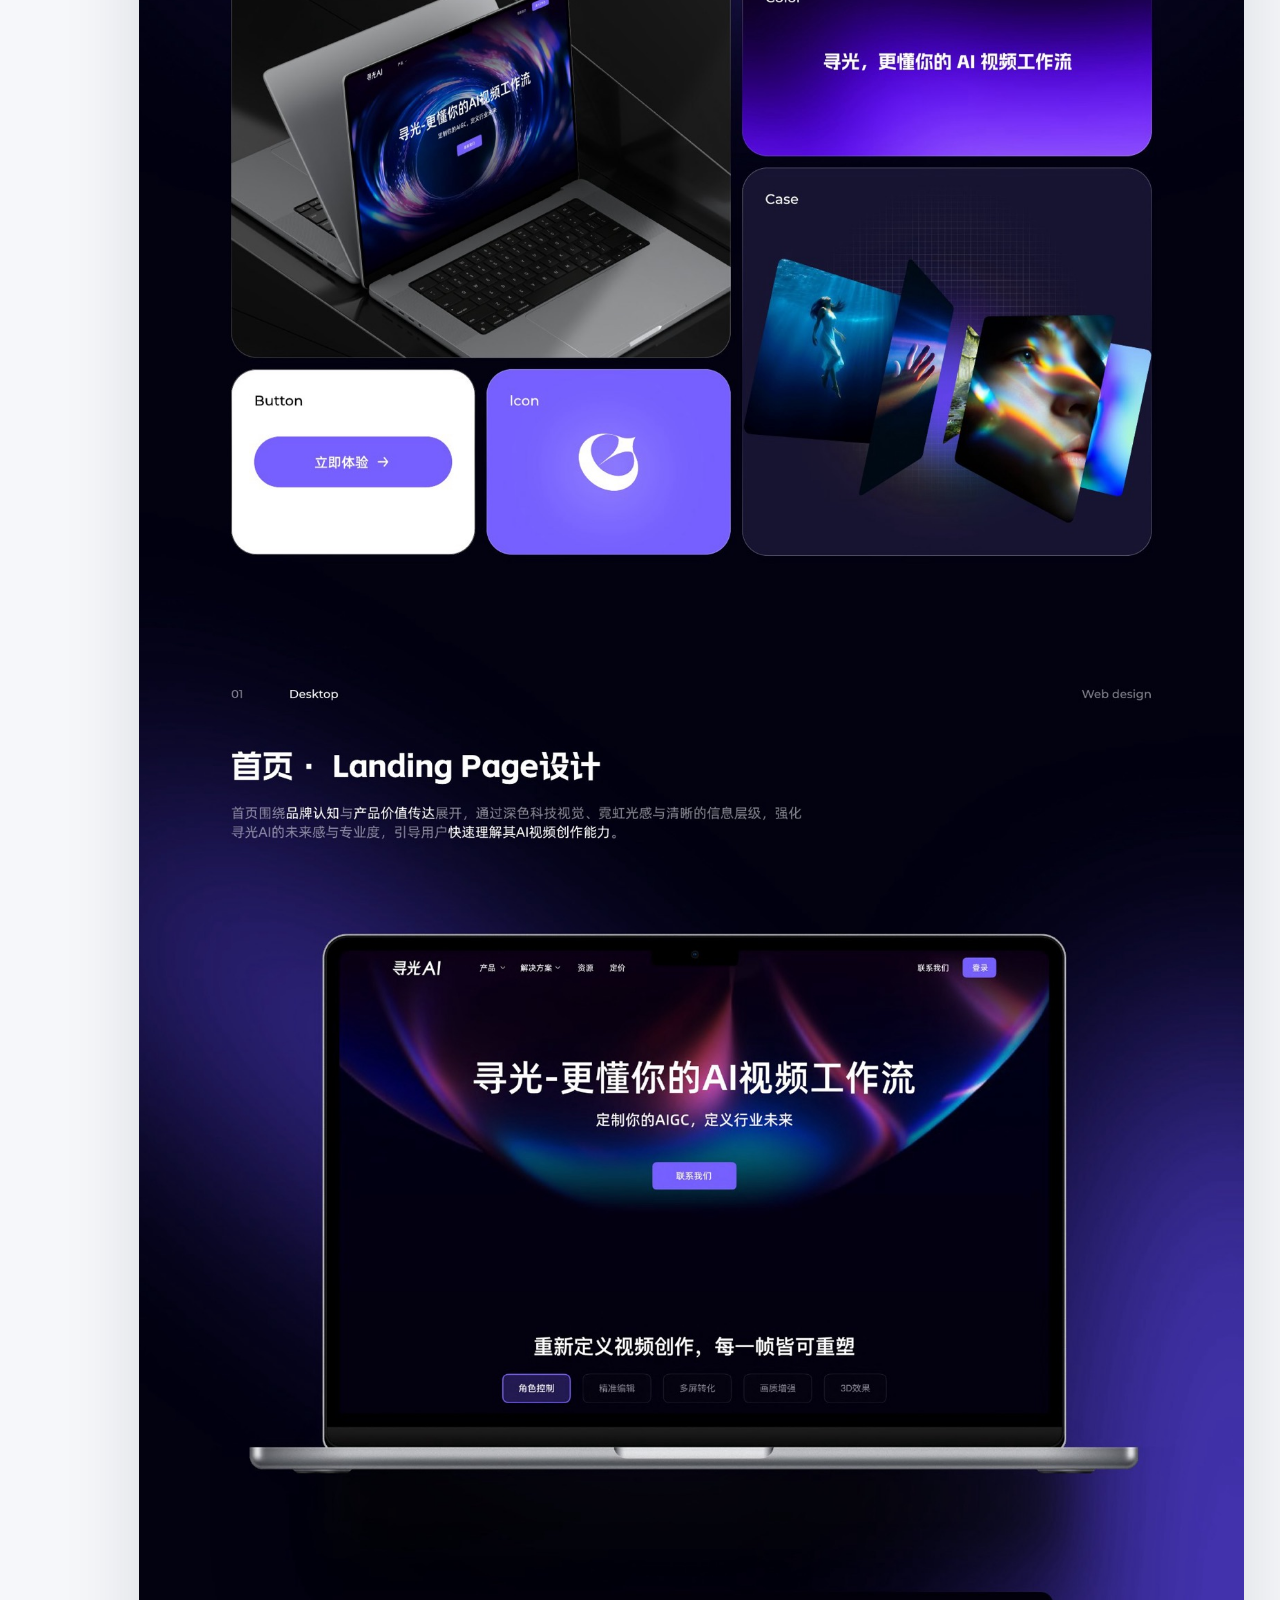
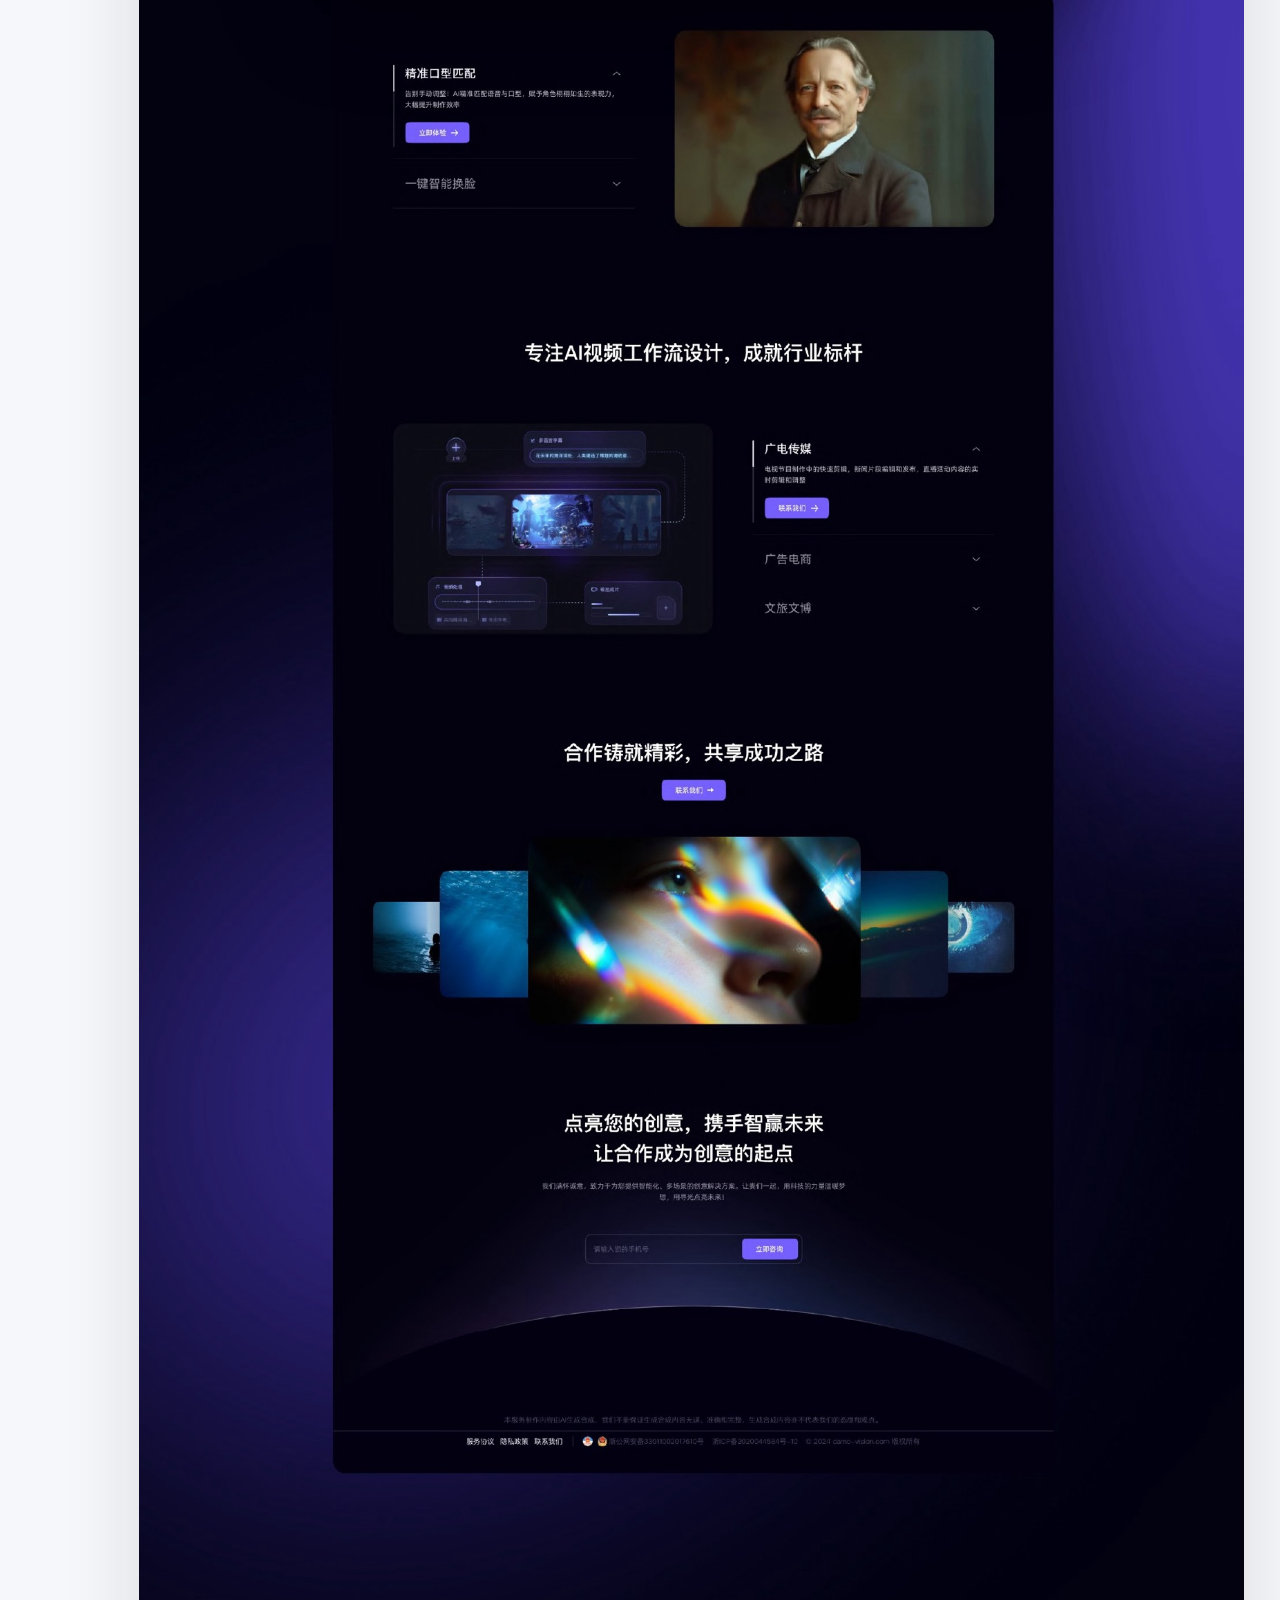
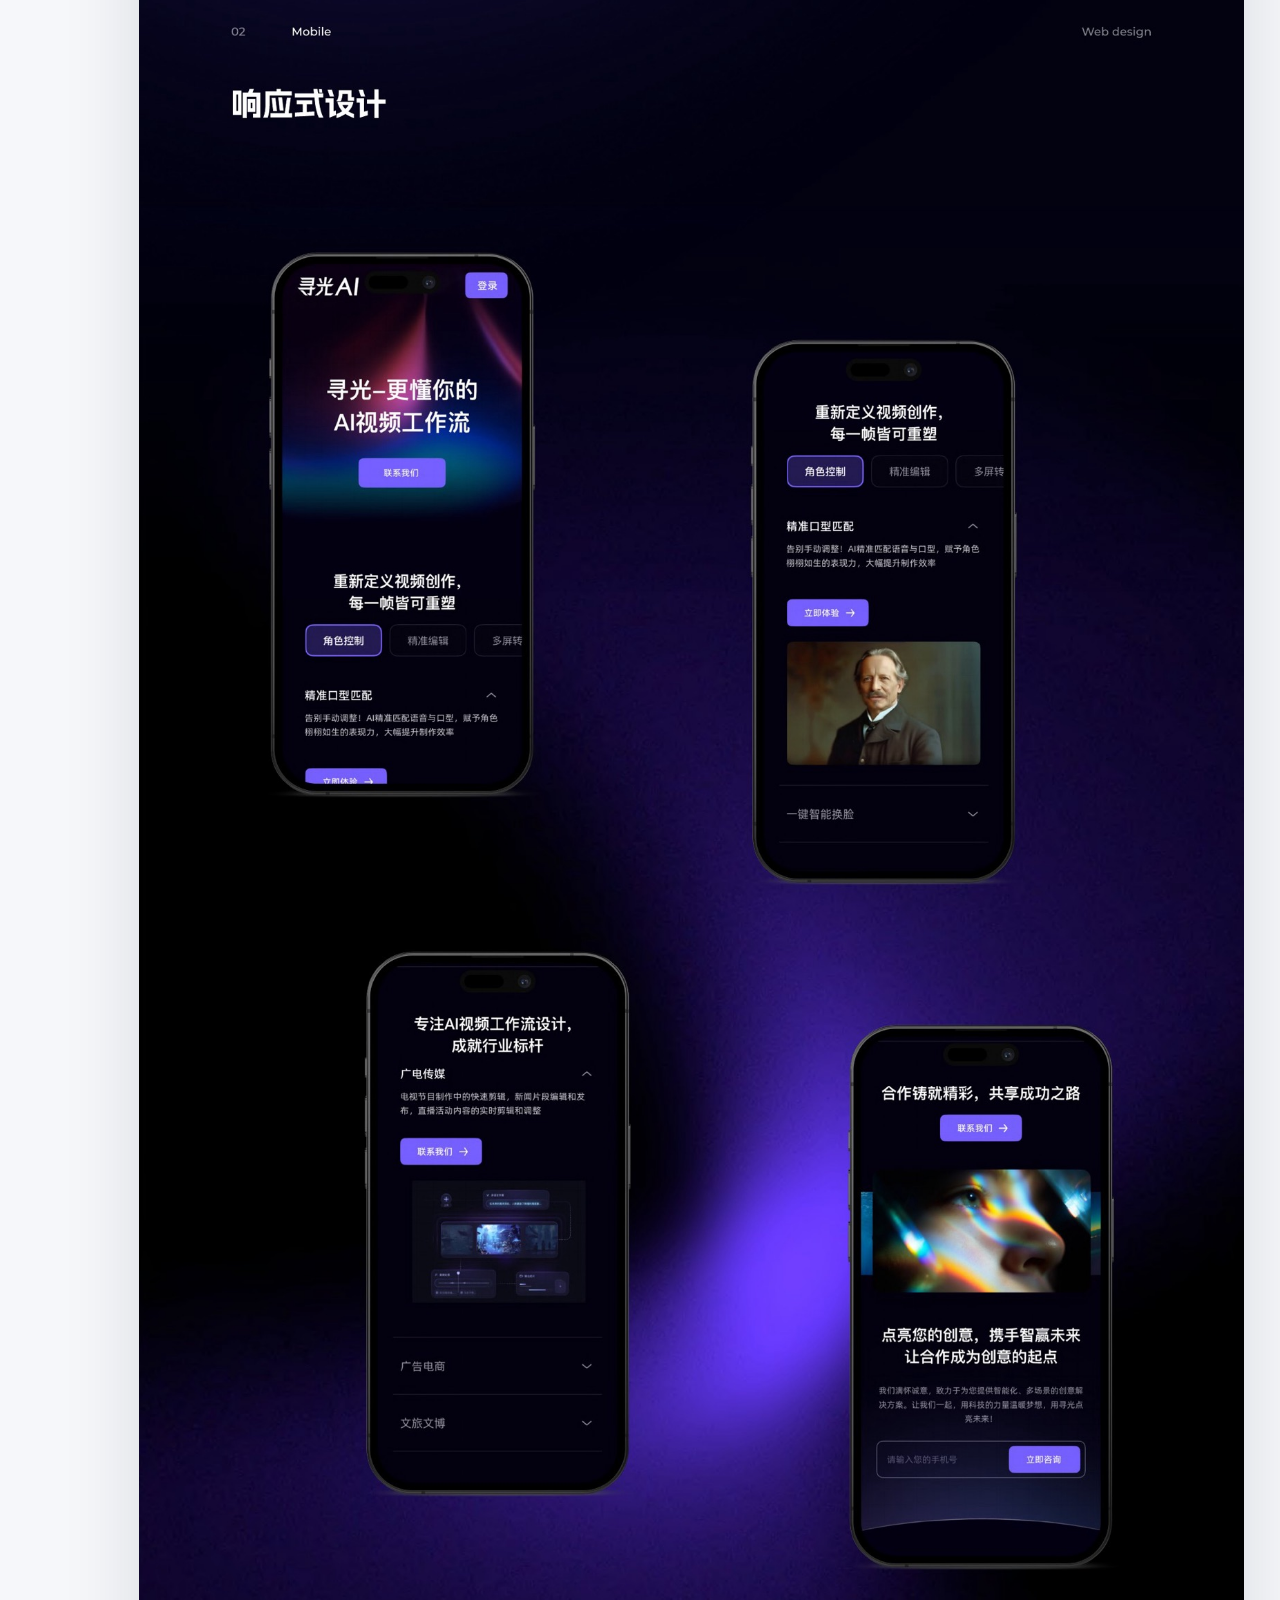
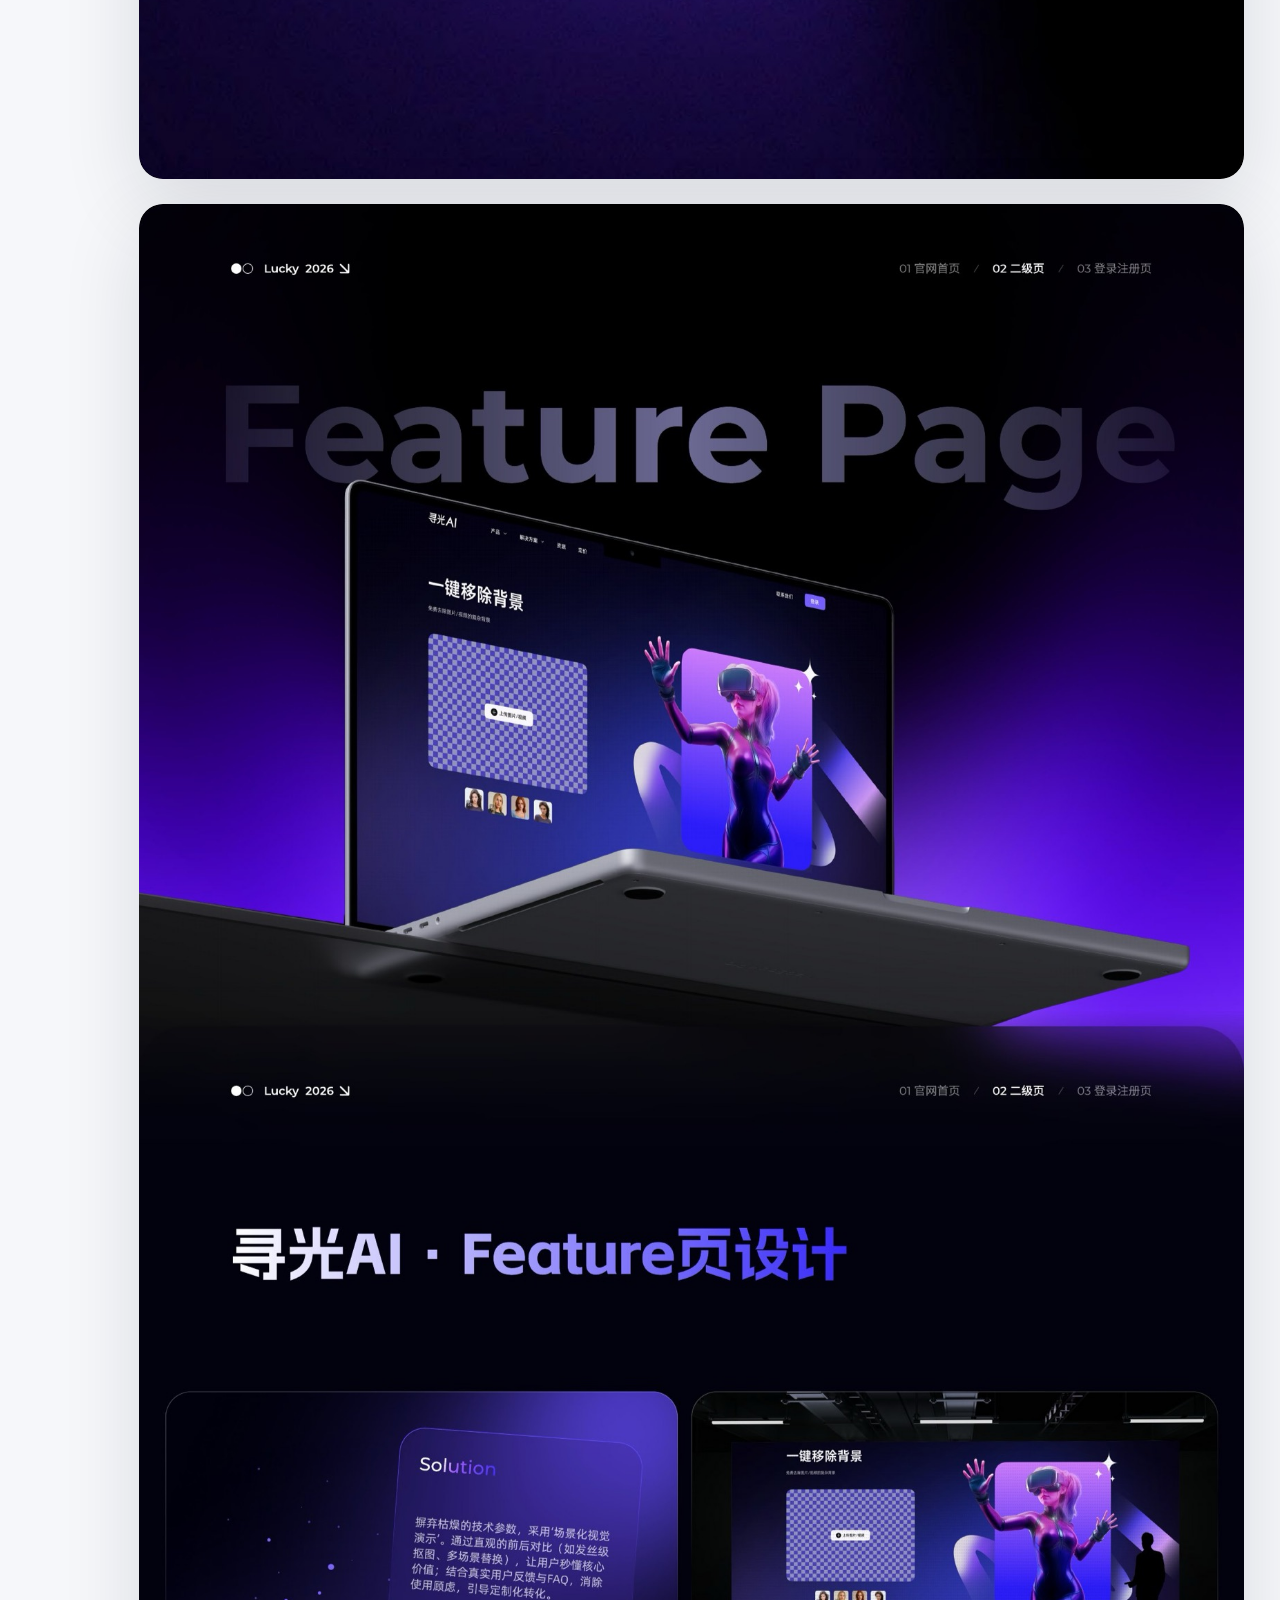
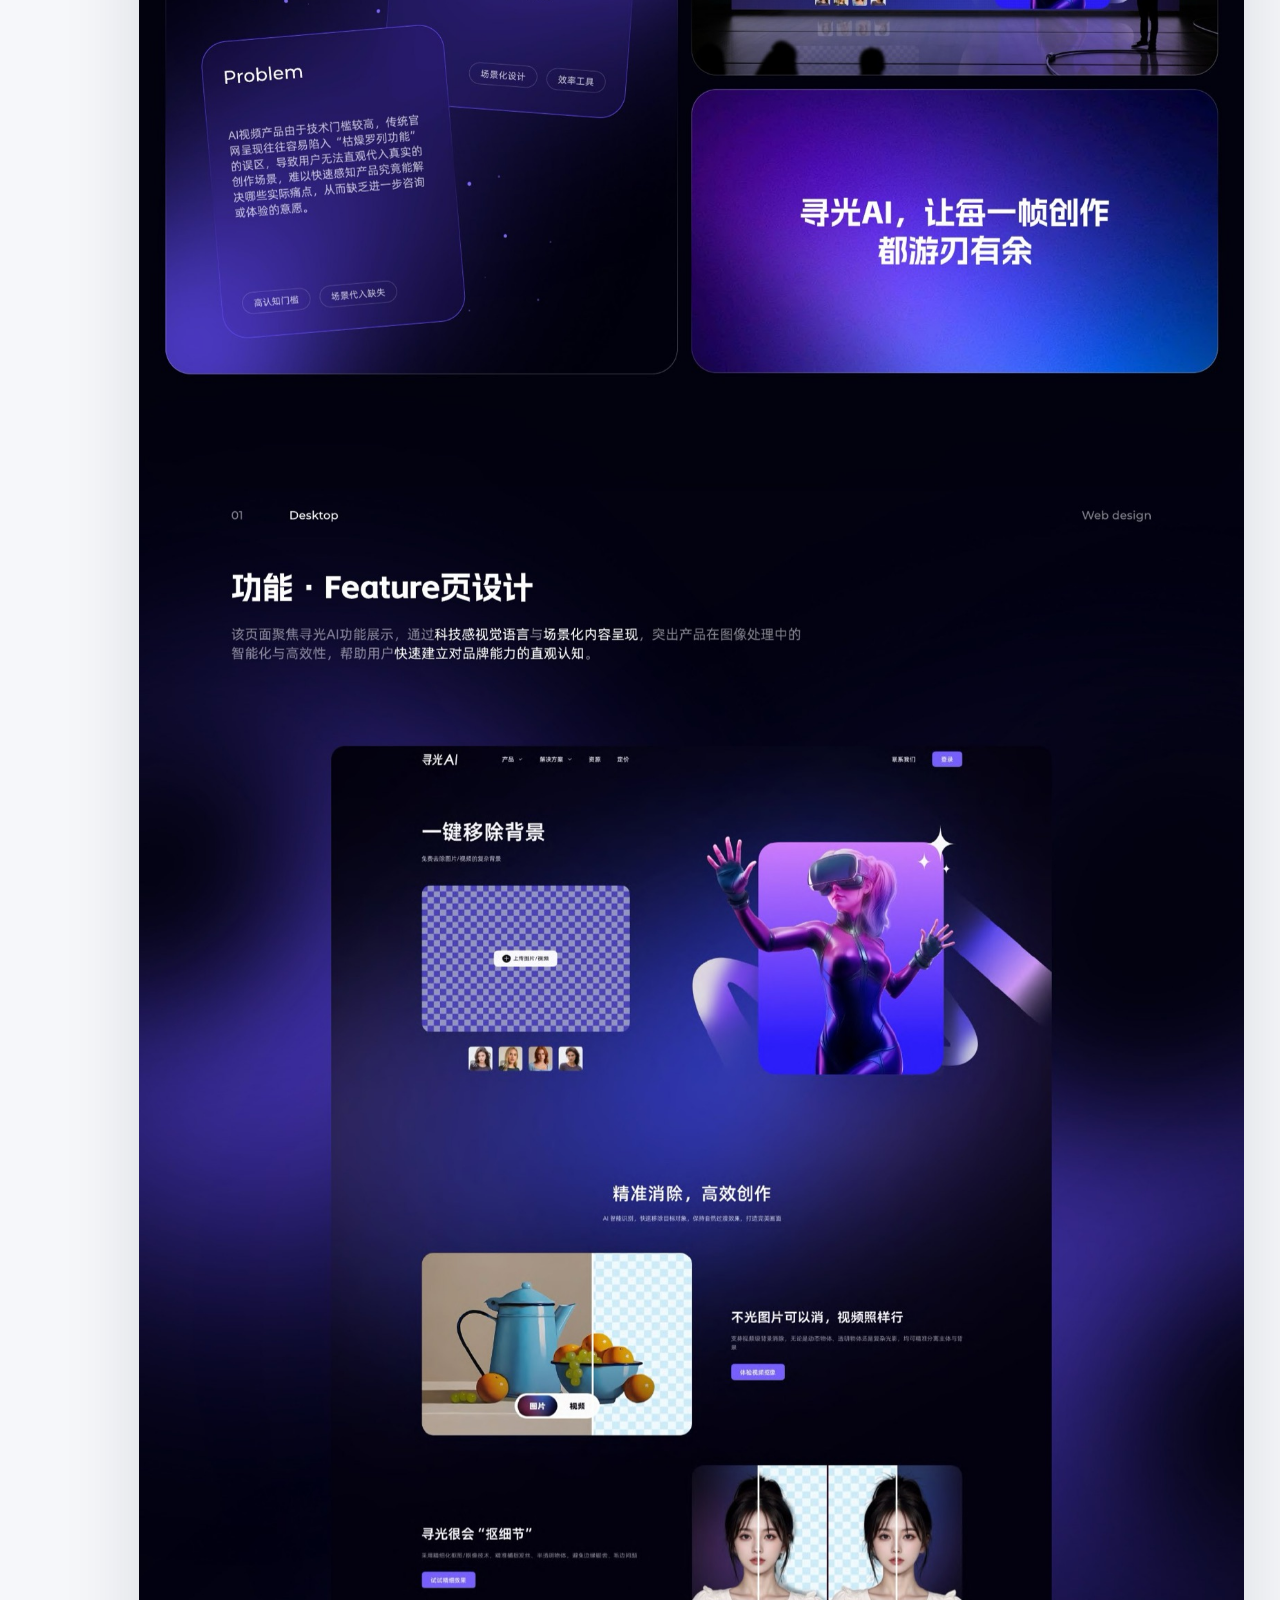
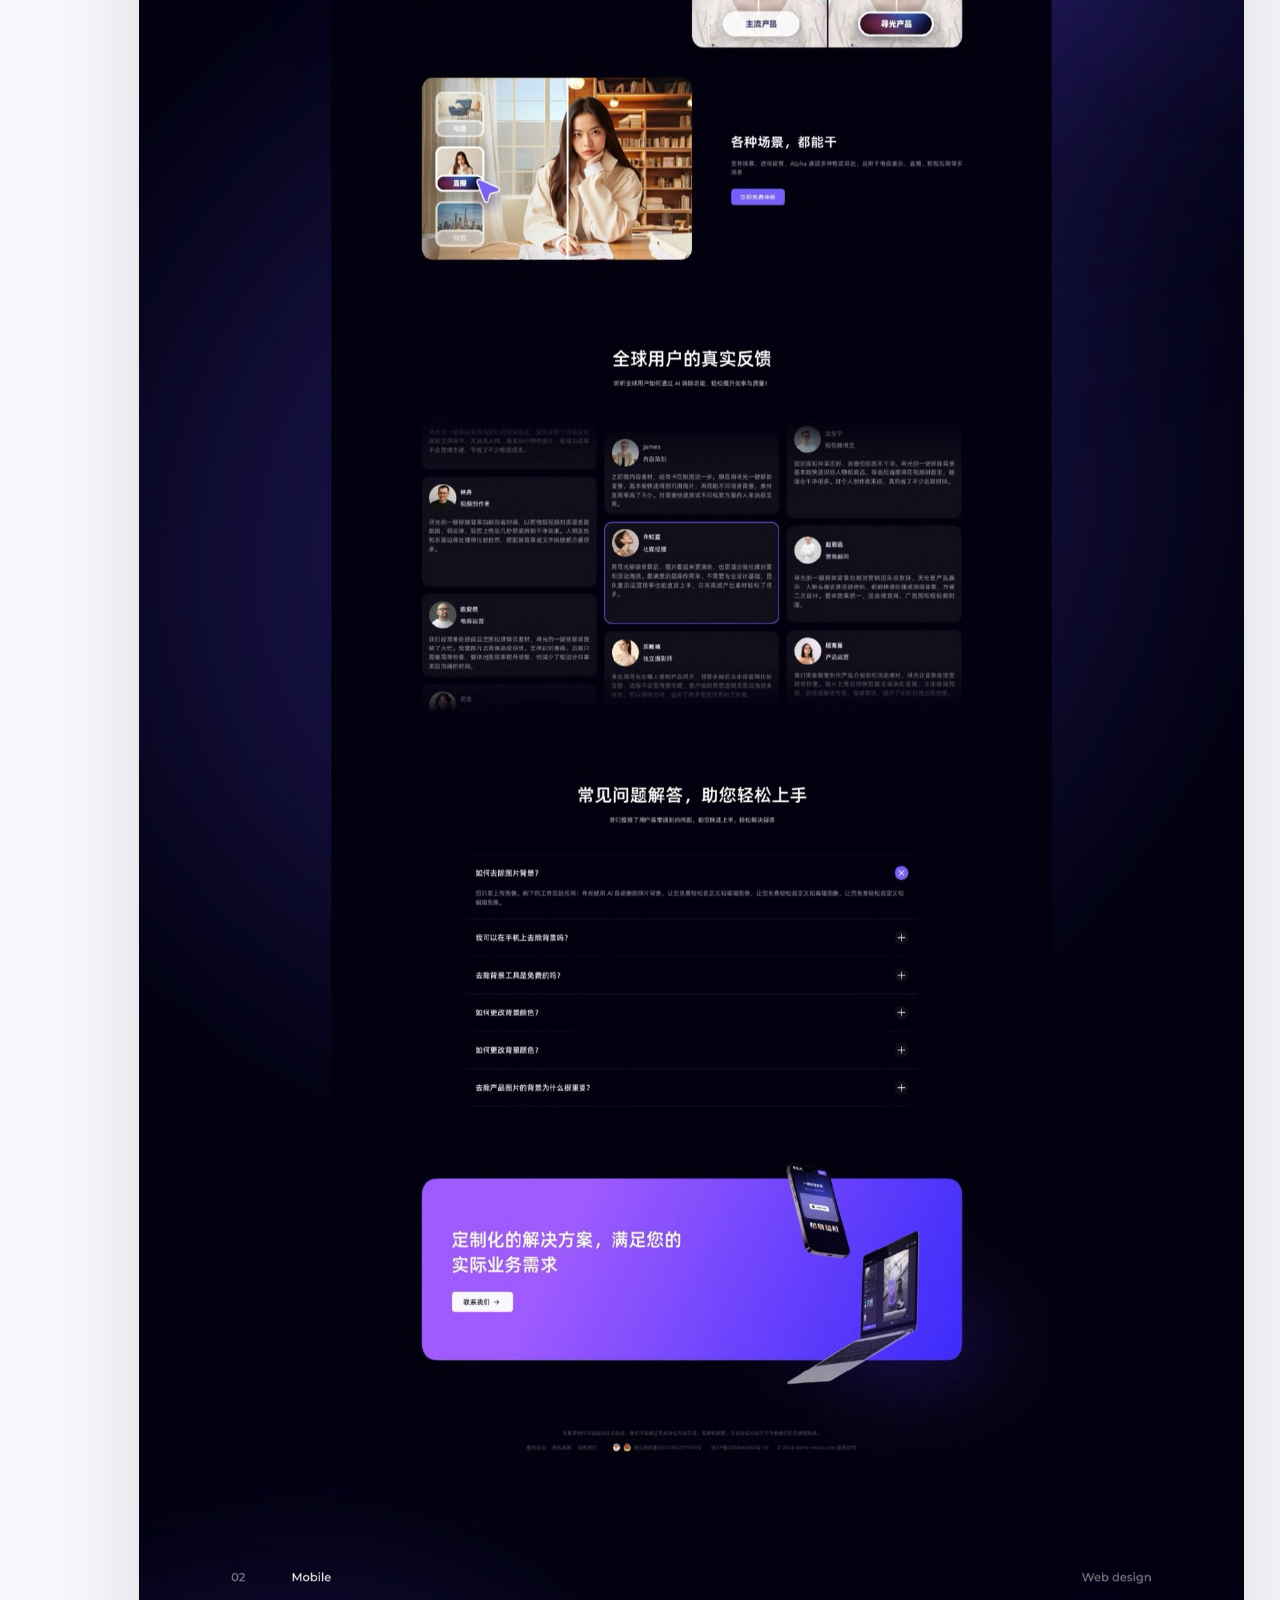
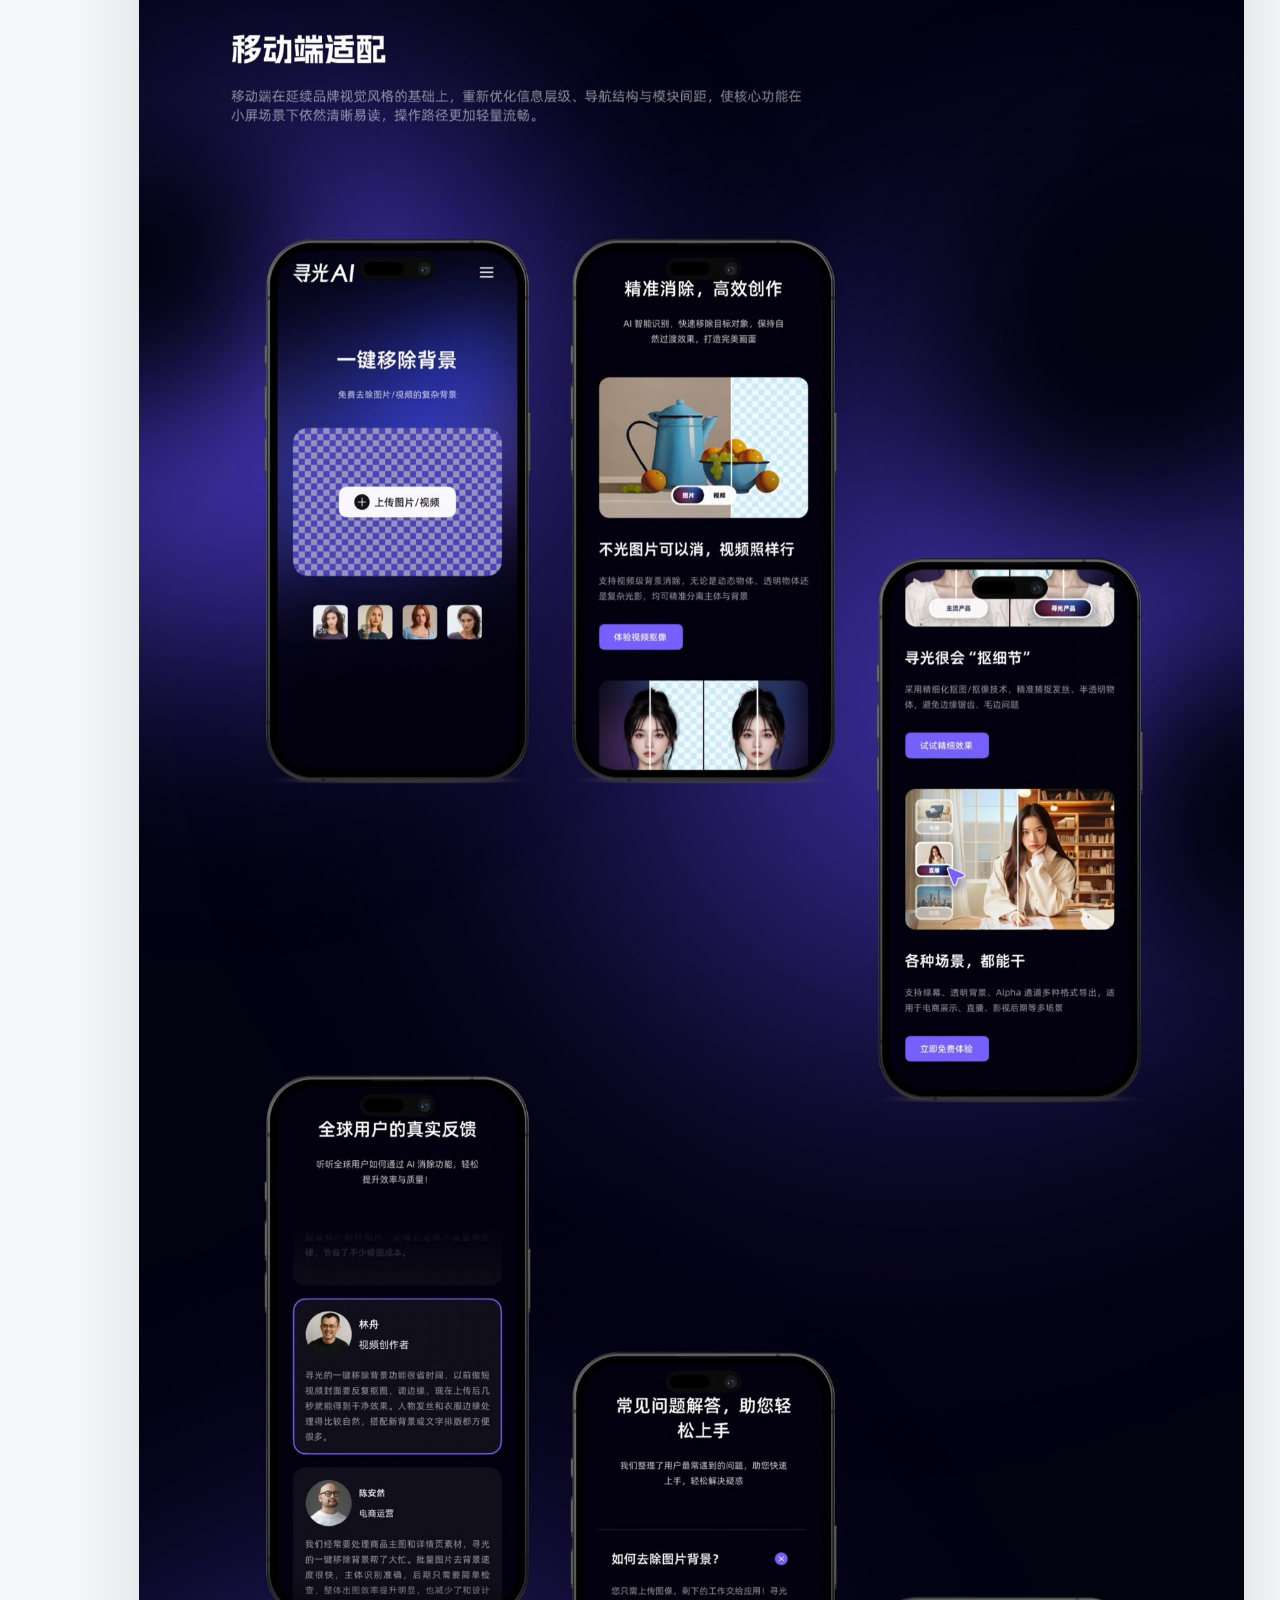
<file: project-web.html>
<!doctype html>
<html lang="zh-CN">
  <head>
    <meta charset="UTF-8" />
    <meta name="viewport" content="width=device-width, initial-scale=1.0" />
    <title>寻光 AI 官网设计</title>
    <link rel="icon" type="image/png" href="assets/favicon.png?v=20260702" />
    <link rel="apple-touch-icon" href="assets/apple-touch-icon.png?v=20260702" />
    <link rel="stylesheet" href="styles.css?v=layout-81" />
  </head>
  <body class="project-page">
    <main class="project-shell">
      <nav class="project-nav">
        <a href="index.html#catalog">← 返回目录</a>
        <span>03 / WEBSITE</span>
      </nav>

      <section class="project-detail" aria-label="寻光官网项目作品集分页">
        <aside class="project-anchor" aria-label="页面锚点">
          <a href="#page-01" aria-current="true">01</a>
          <a href="#page-02">02</a>
          <a href="#page-03">03</a>
          <a href="#page-04">04</a>
          <a href="#page-05">05</a>
        </aside>

        <div class="project-main">
          <section class="project-hero project-hero-single">
            <div class="project-copy">
              <p class="project-kicker">03 / Official Website Design</p>
              <h1>寻光 AI<br />官网设计</h1>
              <dl class="project-info" aria-label="项目信息">
                <div>
                  <dt>项目时间</dt>
                  <dd>2024.07 - 2025.05</dd>
                </div>
                <div>
                  <dt>页面数量</dt>
                  <dd>5 Pages</dd>
                </div>
              </dl>
            </div>
          </section>

          <article class="project-pages">
            <figure class="project-page-shot" id="page-01">
              <img src="assets/projects/web/page-01.jpg" width="1920" height="4787" alt="寻光官网项目作品集第 01 页" decoding="async" fetchpriority="high" />
            </figure>
            <figure class="project-page-shot" id="page-02">
              <img src="assets/projects/web/page-02.jpg" width="1920" height="2159" alt="寻光官网项目作品集第 02 页" loading="lazy" decoding="async" />
            </figure>
            <figure class="project-page-shot" id="page-03">
              <img src="assets/projects/web/page-03.jpg" width="1920" height="8947" alt="寻光官网项目作品集第 03 页" loading="lazy" decoding="async" />
            </figure>
            <figure class="project-page-shot" id="page-04">
              <img src="assets/projects/web/page-04.jpg" width="1920" height="11896" alt="寻光官网项目作品集第 04 页" loading="lazy" decoding="async" />
            </figure>
            <figure class="project-page-shot" id="page-05">
              <img src="assets/projects/web/page-05.jpg" width="1920" height="4872" alt="寻光官网项目作品集第 05 页" loading="lazy" decoding="async" />
            </figure>
          </article>

          <a class="next-project" href="index.html#catalog" aria-label="返回目录">
            <span>Back to Catalogue</span>
            <strong>返回目录</strong>
            <b aria-hidden="true">↗</b>
          </a>
        </div>
      </section>
    </main>

    <script>
      const anchorLinks = Array.from(document.querySelectorAll(".project-anchor a"));
      const pageSections = anchorLinks
        .map((link) => document.querySelector(link.getAttribute("href")))
        .filter(Boolean);
      let activeId = "";
      let scrollTicking = false;

      const setActiveAnchor = (id) => {
        if (!id || id === activeId) return;
        activeId = id;
        anchorLinks.forEach((link) => {
          const active = link.getAttribute("href") === `#${id}`;
          if (active) {
            link.setAttribute("aria-current", "true");
            link.scrollIntoView({ block: "nearest", inline: "nearest" });
          } else {
            link.removeAttribute("aria-current");
          }
        });
      };

      const updateActiveAnchor = () => {
        scrollTicking = false;
        const probeY = window.innerHeight * 0.32;
        let current = pageSections[0];

        for (const section of pageSections) {
          const rect = section.getBoundingClientRect();
          if (rect.top <= probeY && rect.bottom > probeY) {
            current = section;
            break;
          }
          if (rect.top <= probeY) {
            current = section;
          }
        }

        setActiveAnchor(current.id);
      };

      const requestAnchorUpdate = () => {
        if (scrollTicking) return;
        scrollTicking = true;
        requestAnimationFrame(updateActiveAnchor);
      };

      window.addEventListener("scroll", requestAnchorUpdate, { passive: true });
      window.addEventListener("resize", requestAnchorUpdate);
      window.addEventListener("load", requestAnchorUpdate, { once: true });
      requestAnchorUpdate();
    </script>
  </body>
</html>
</file>
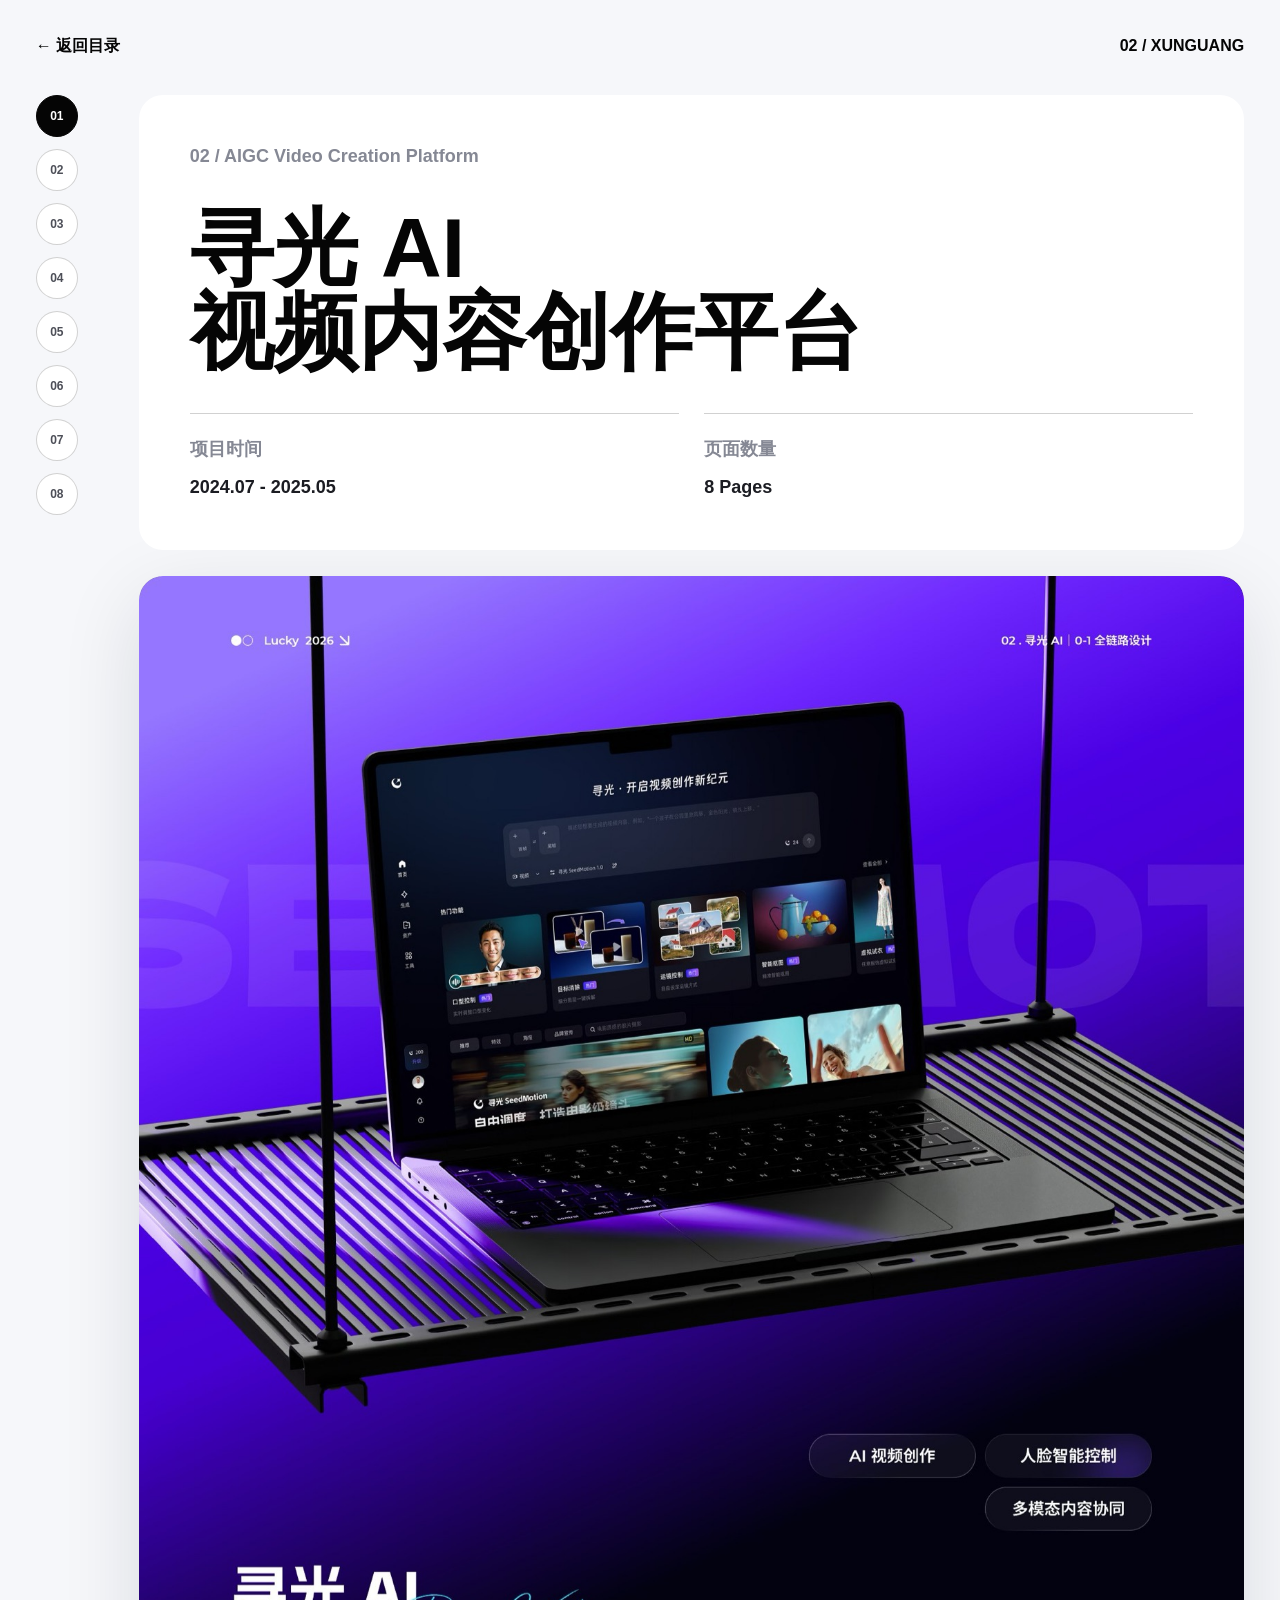
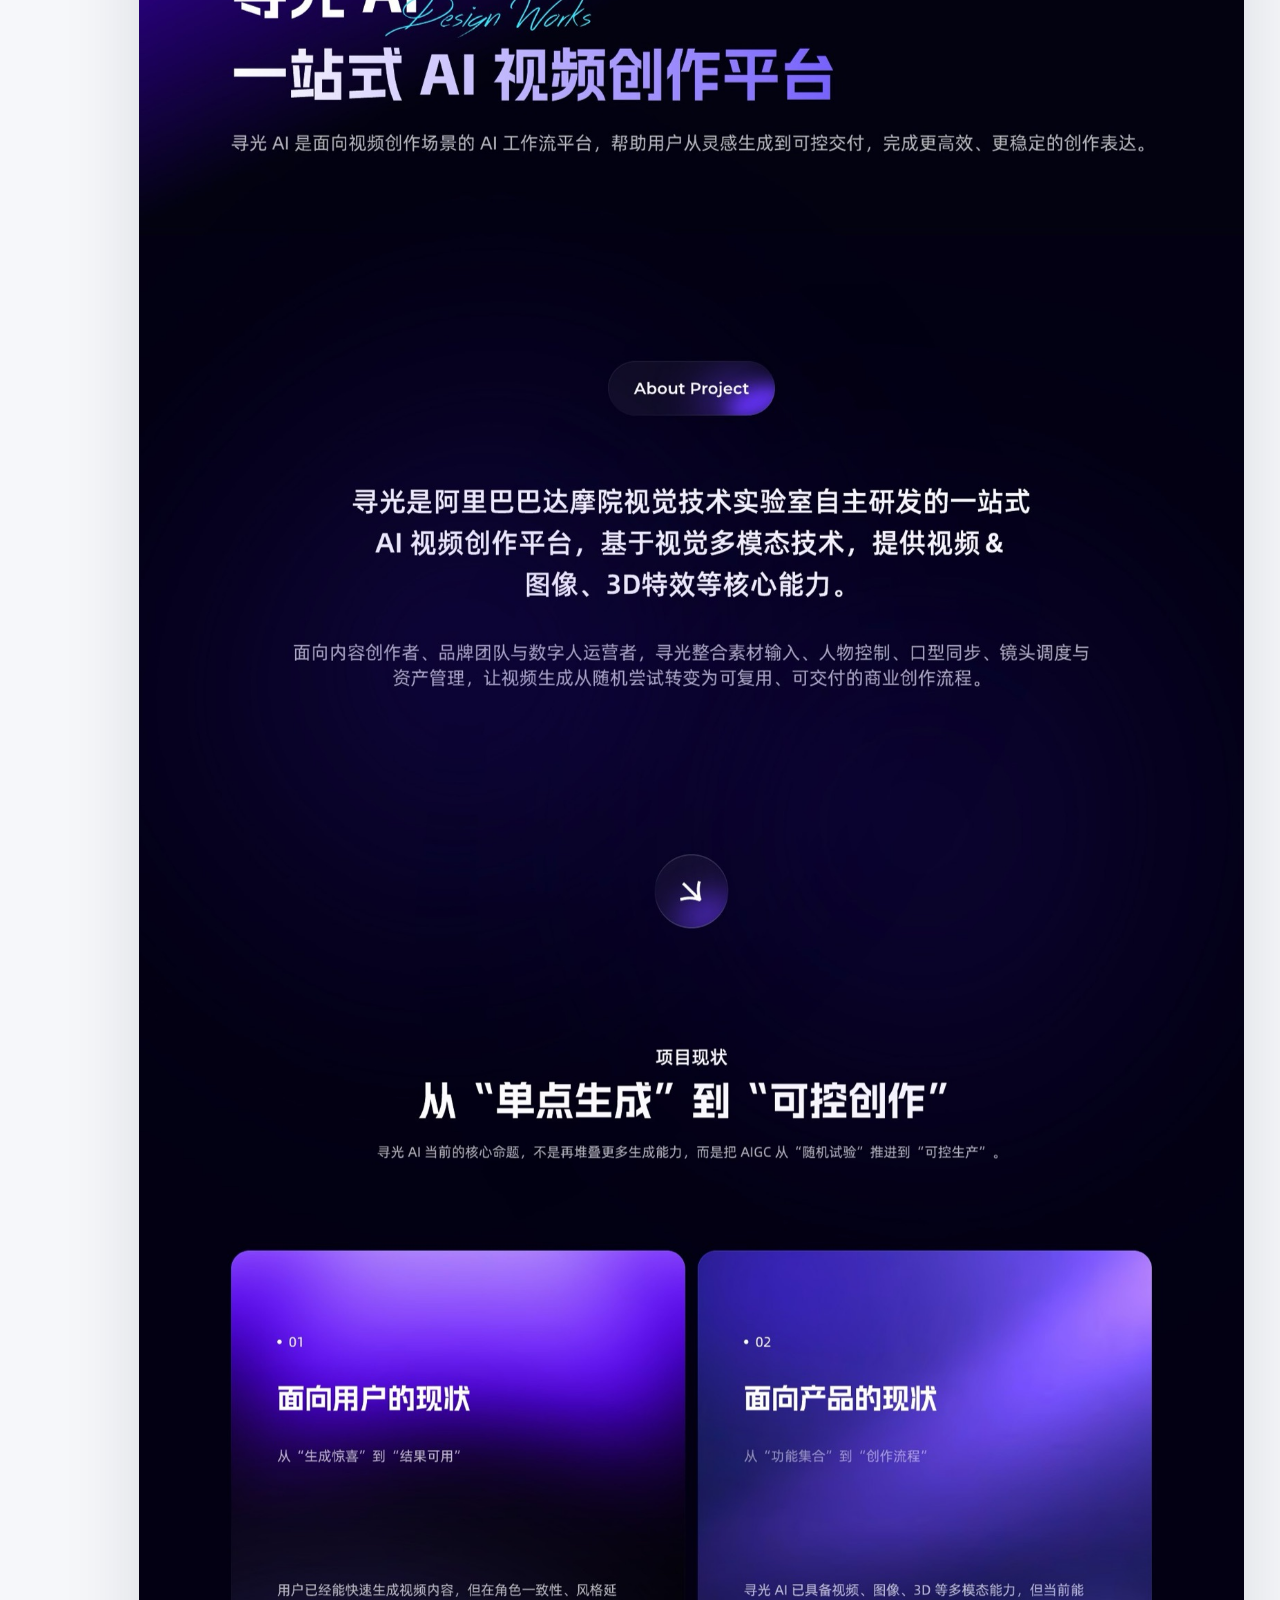
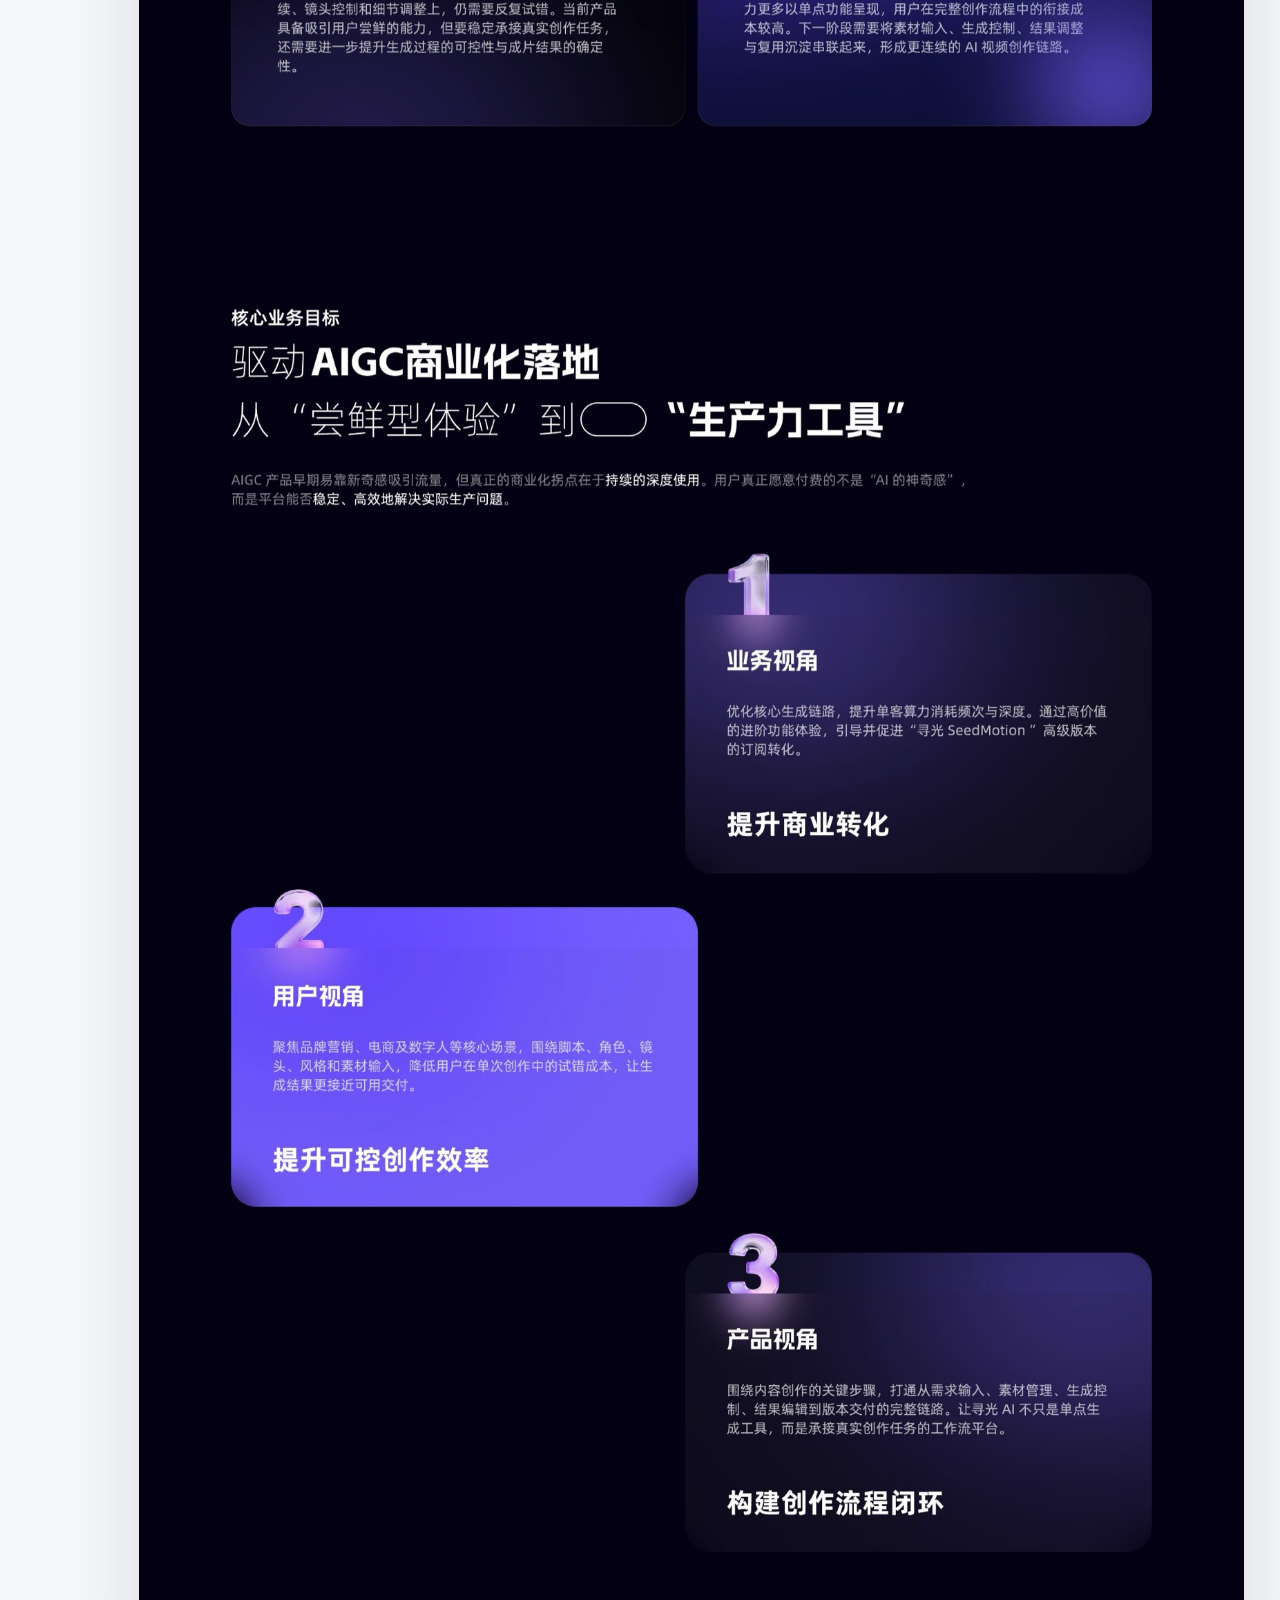
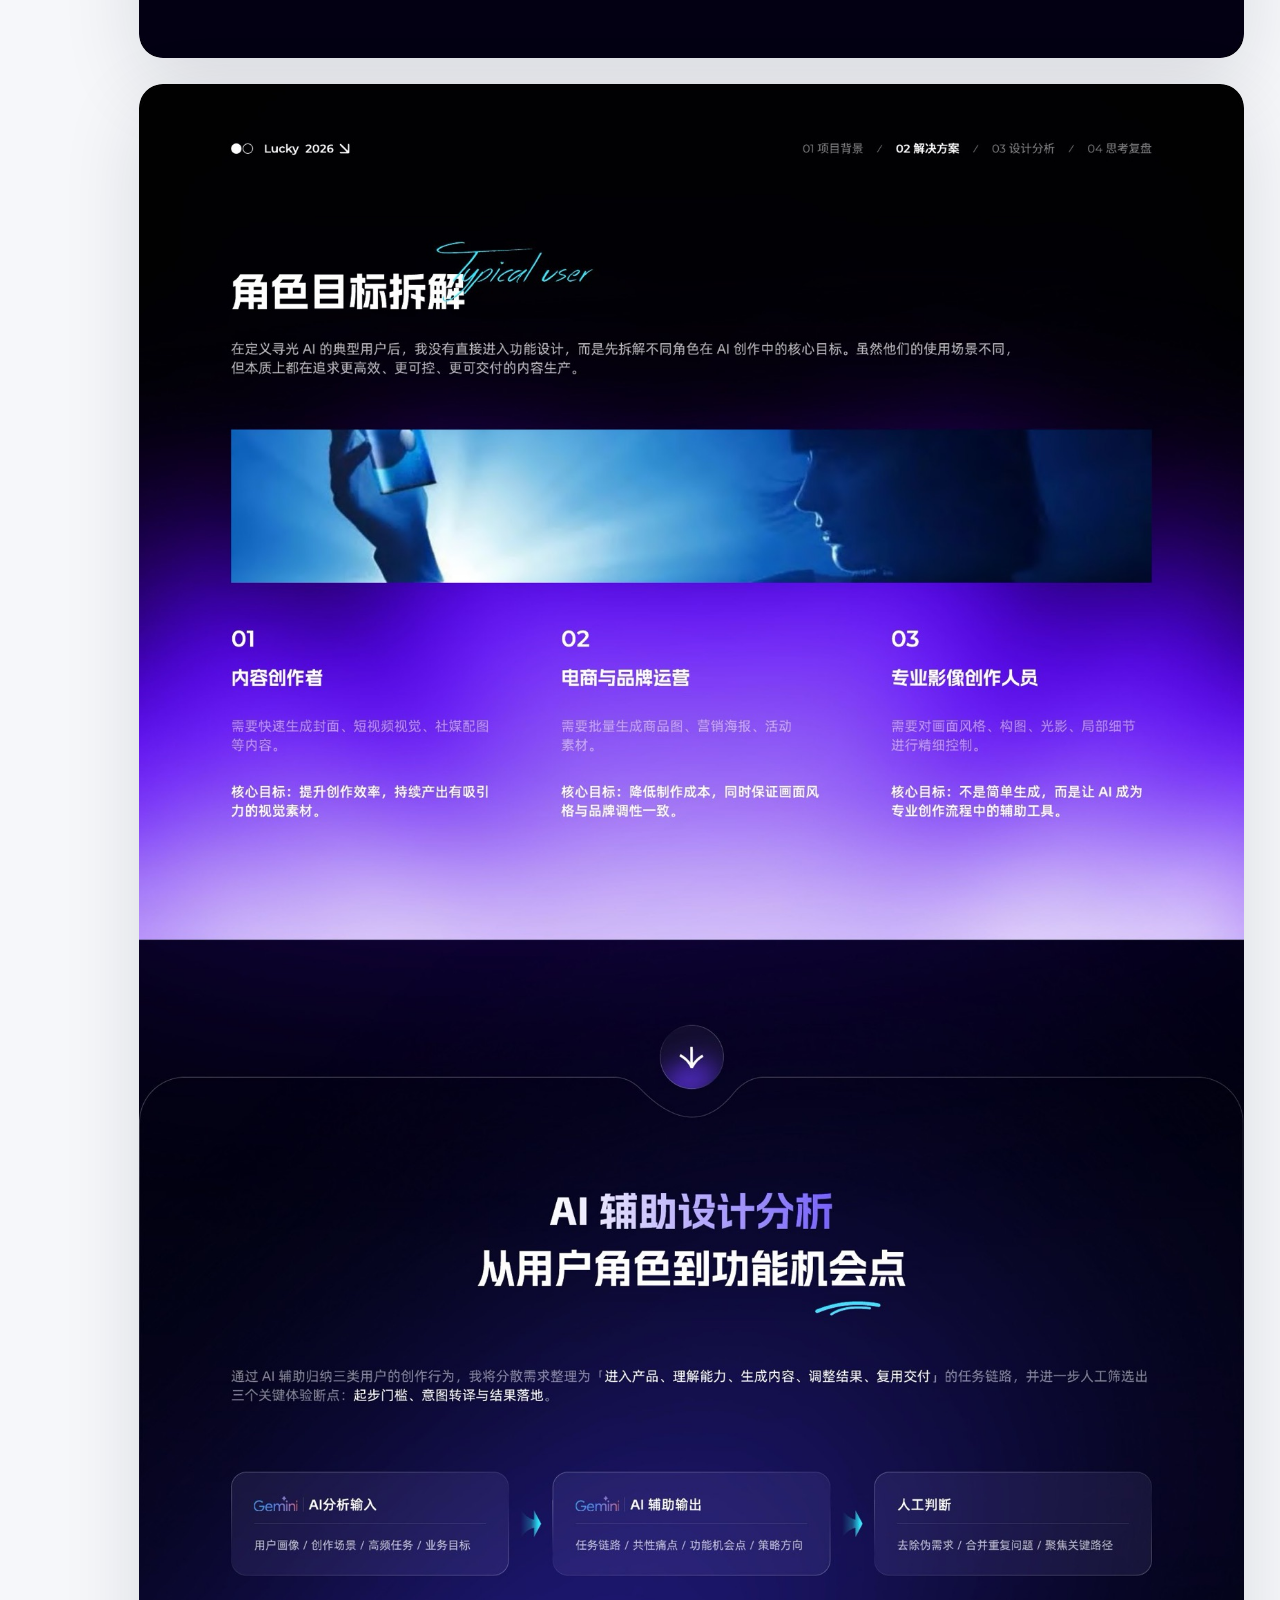
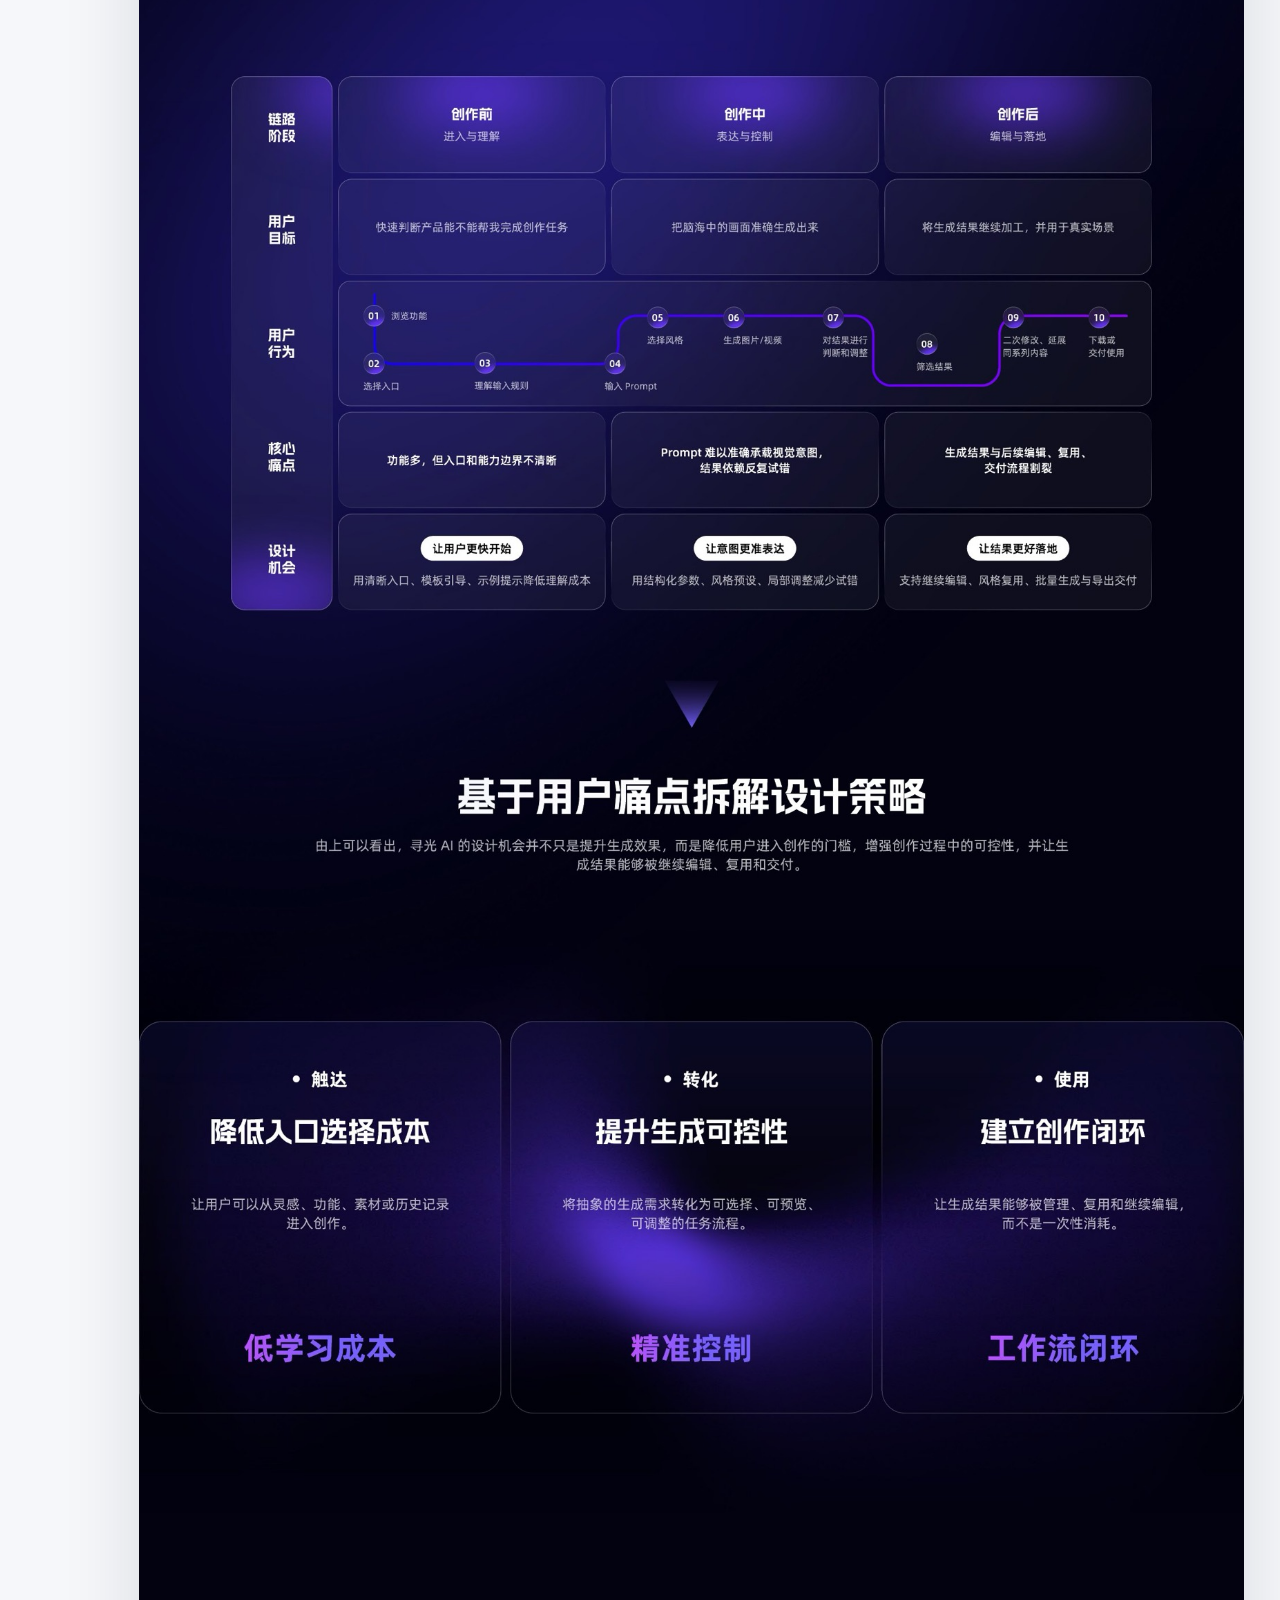
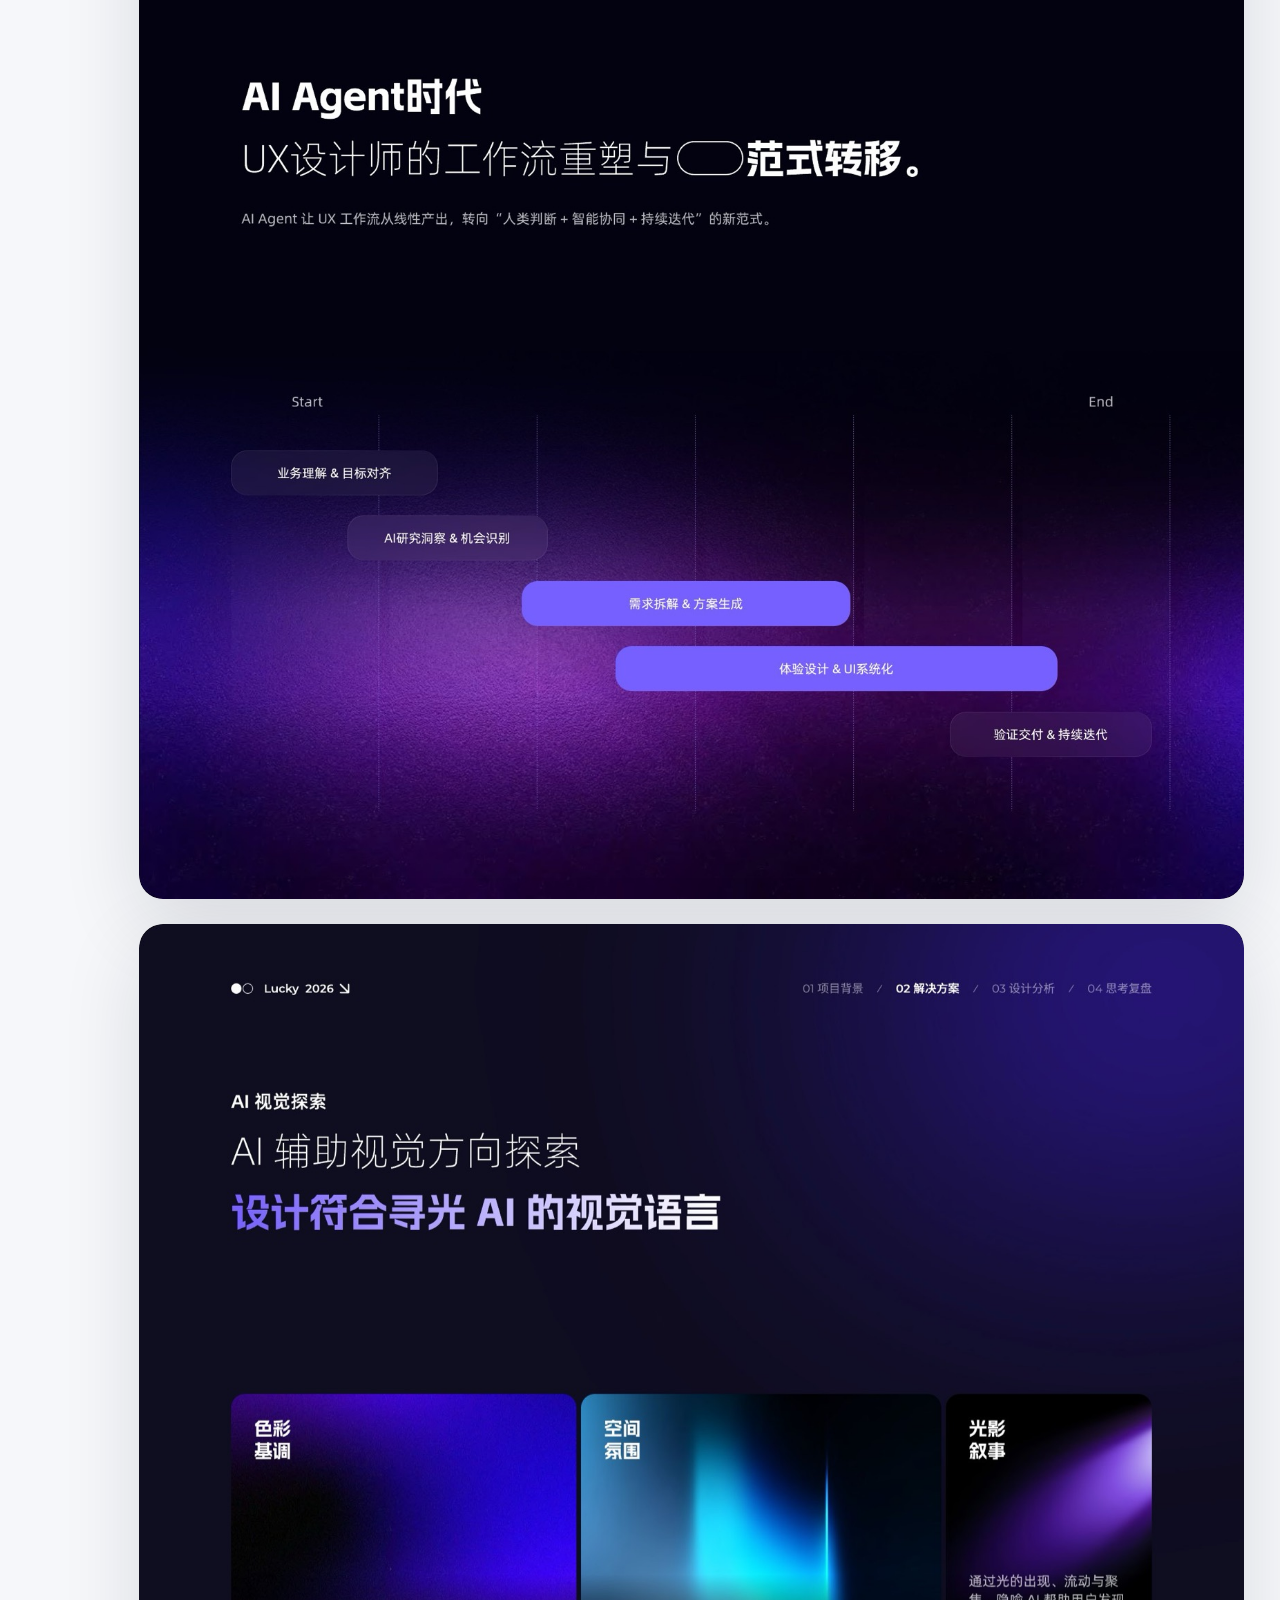
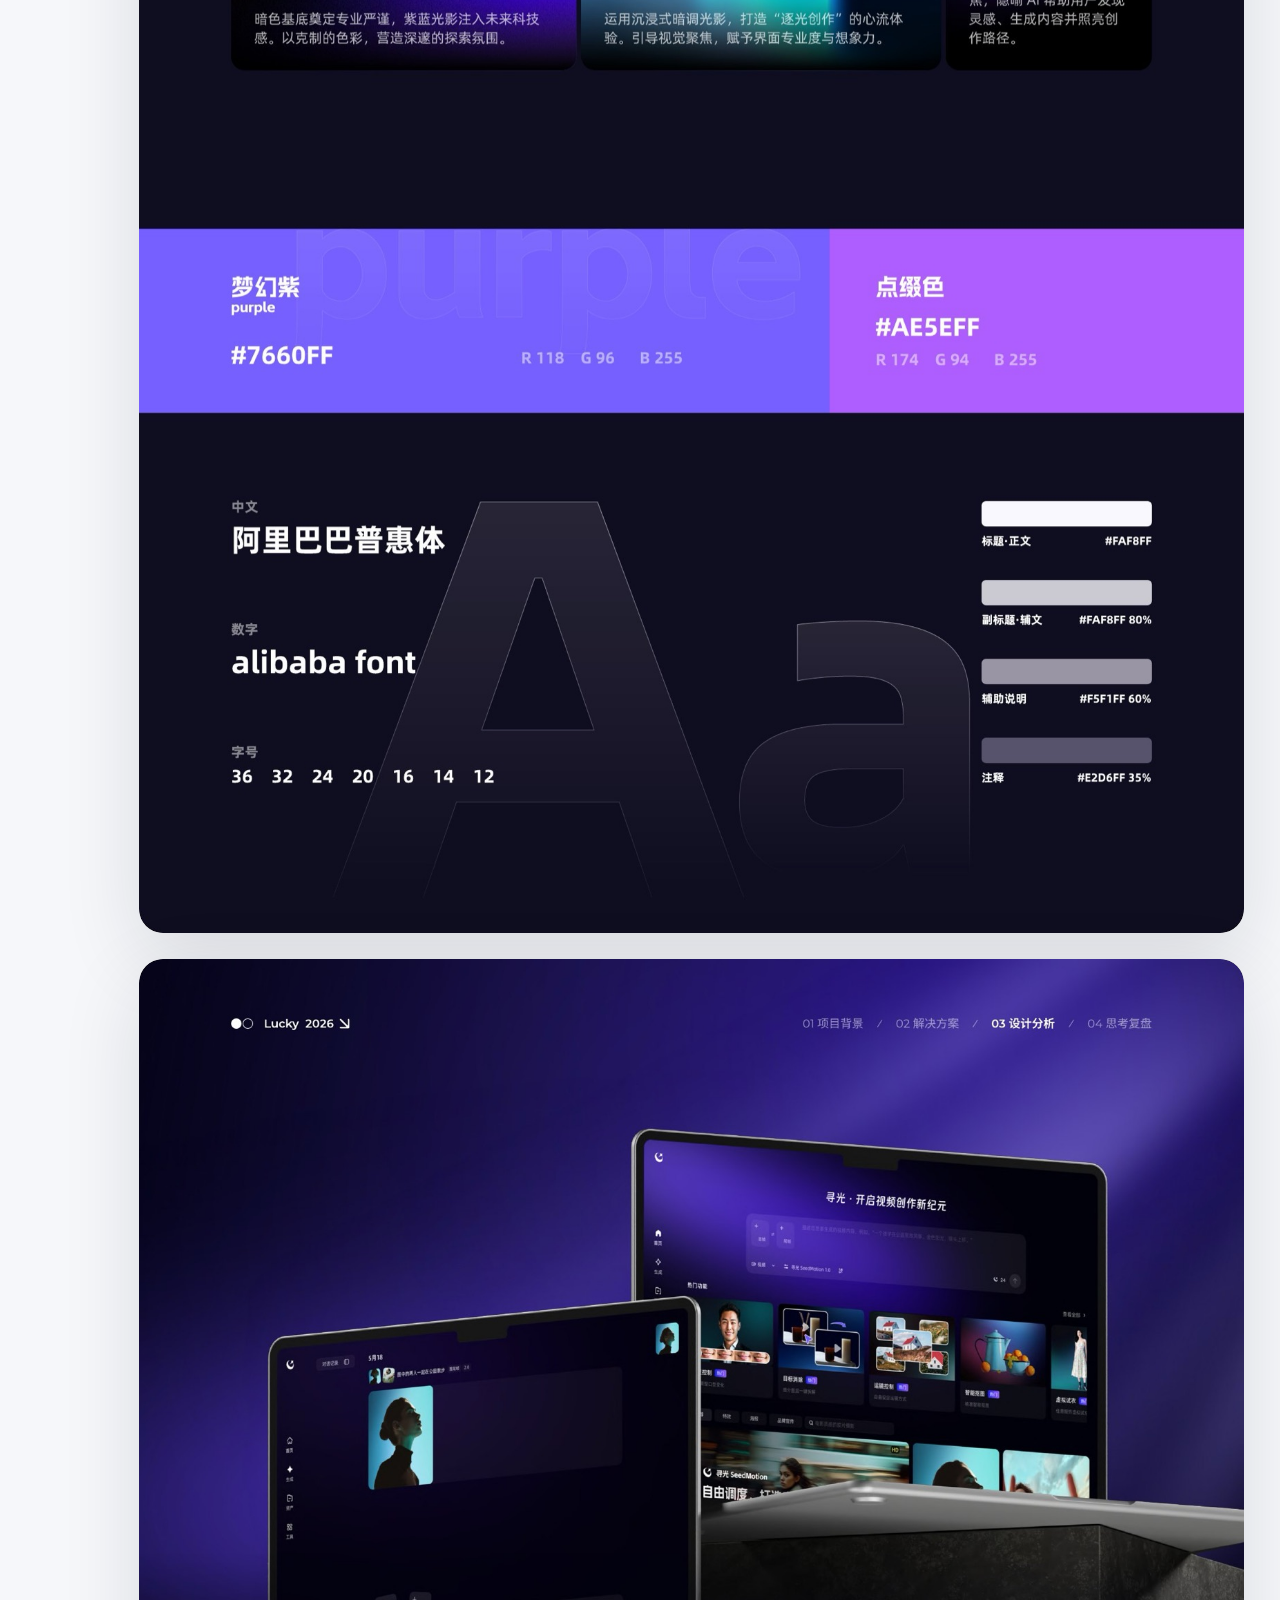
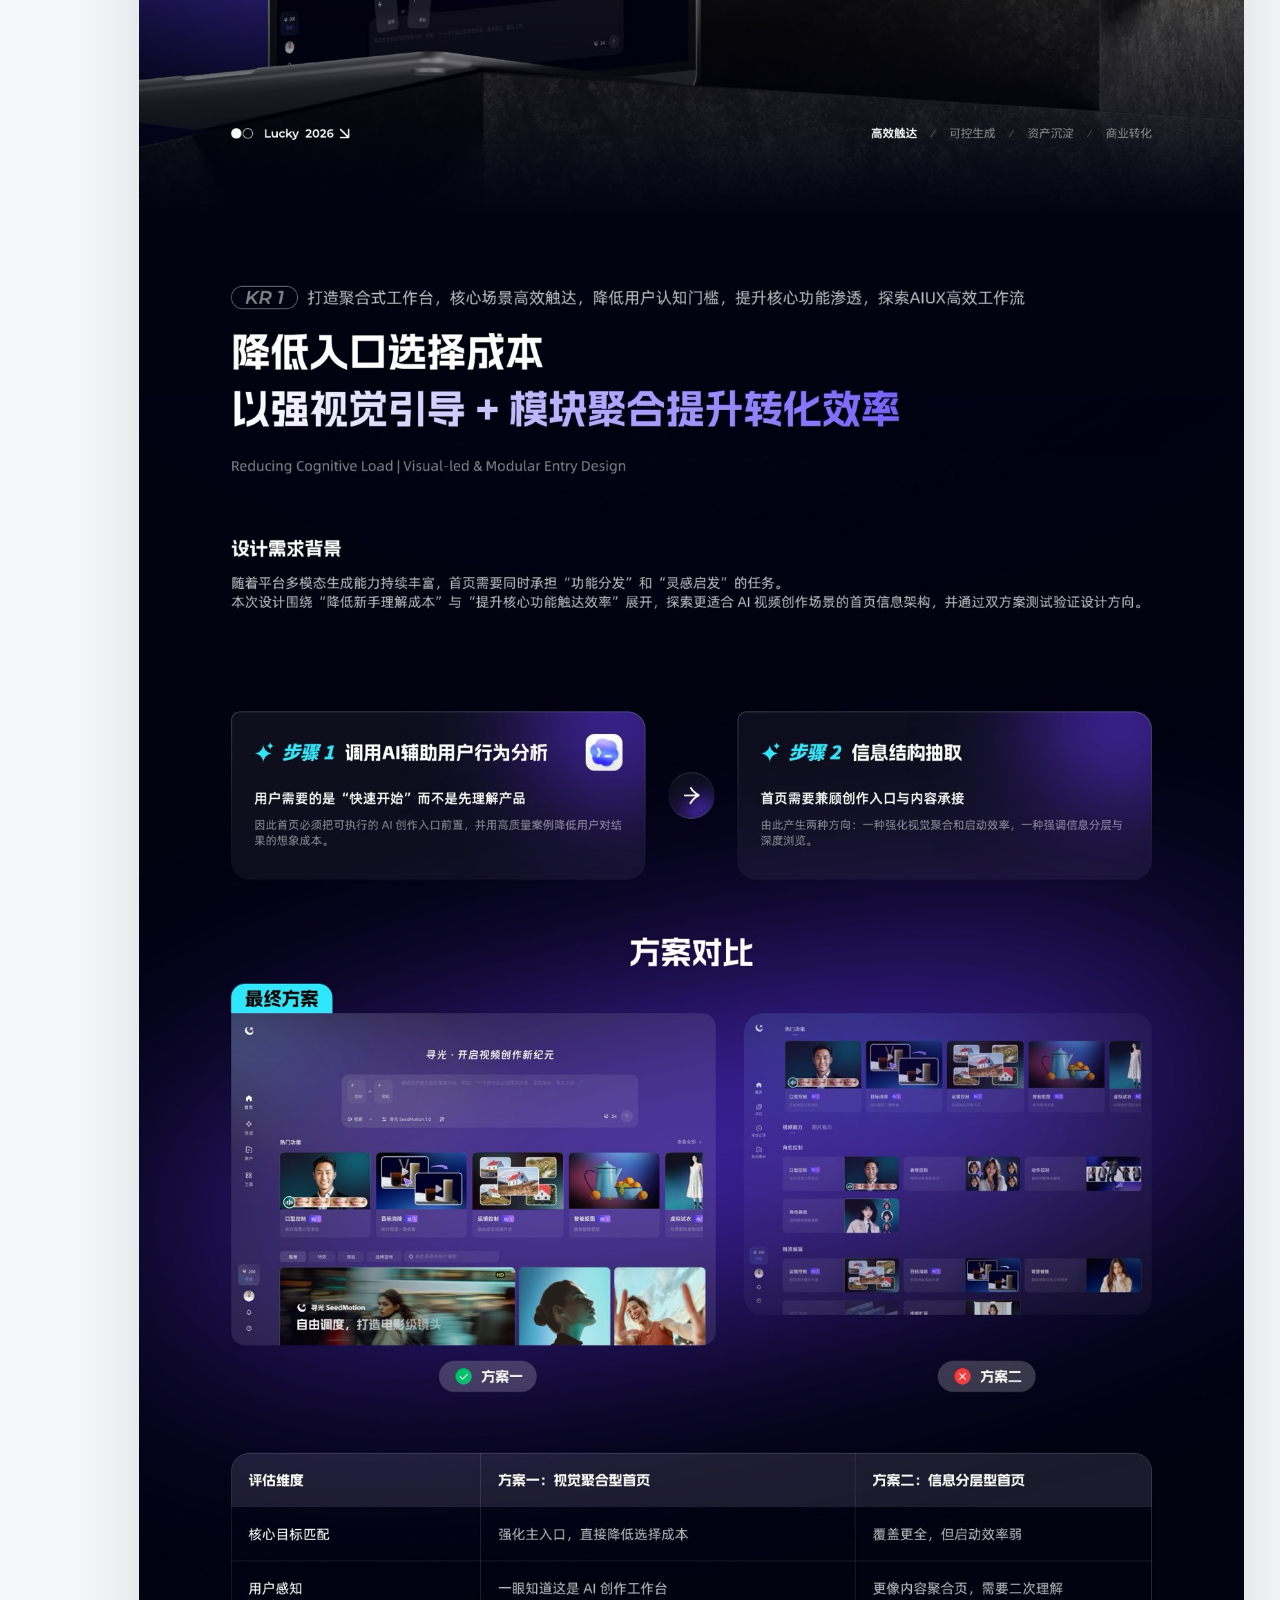
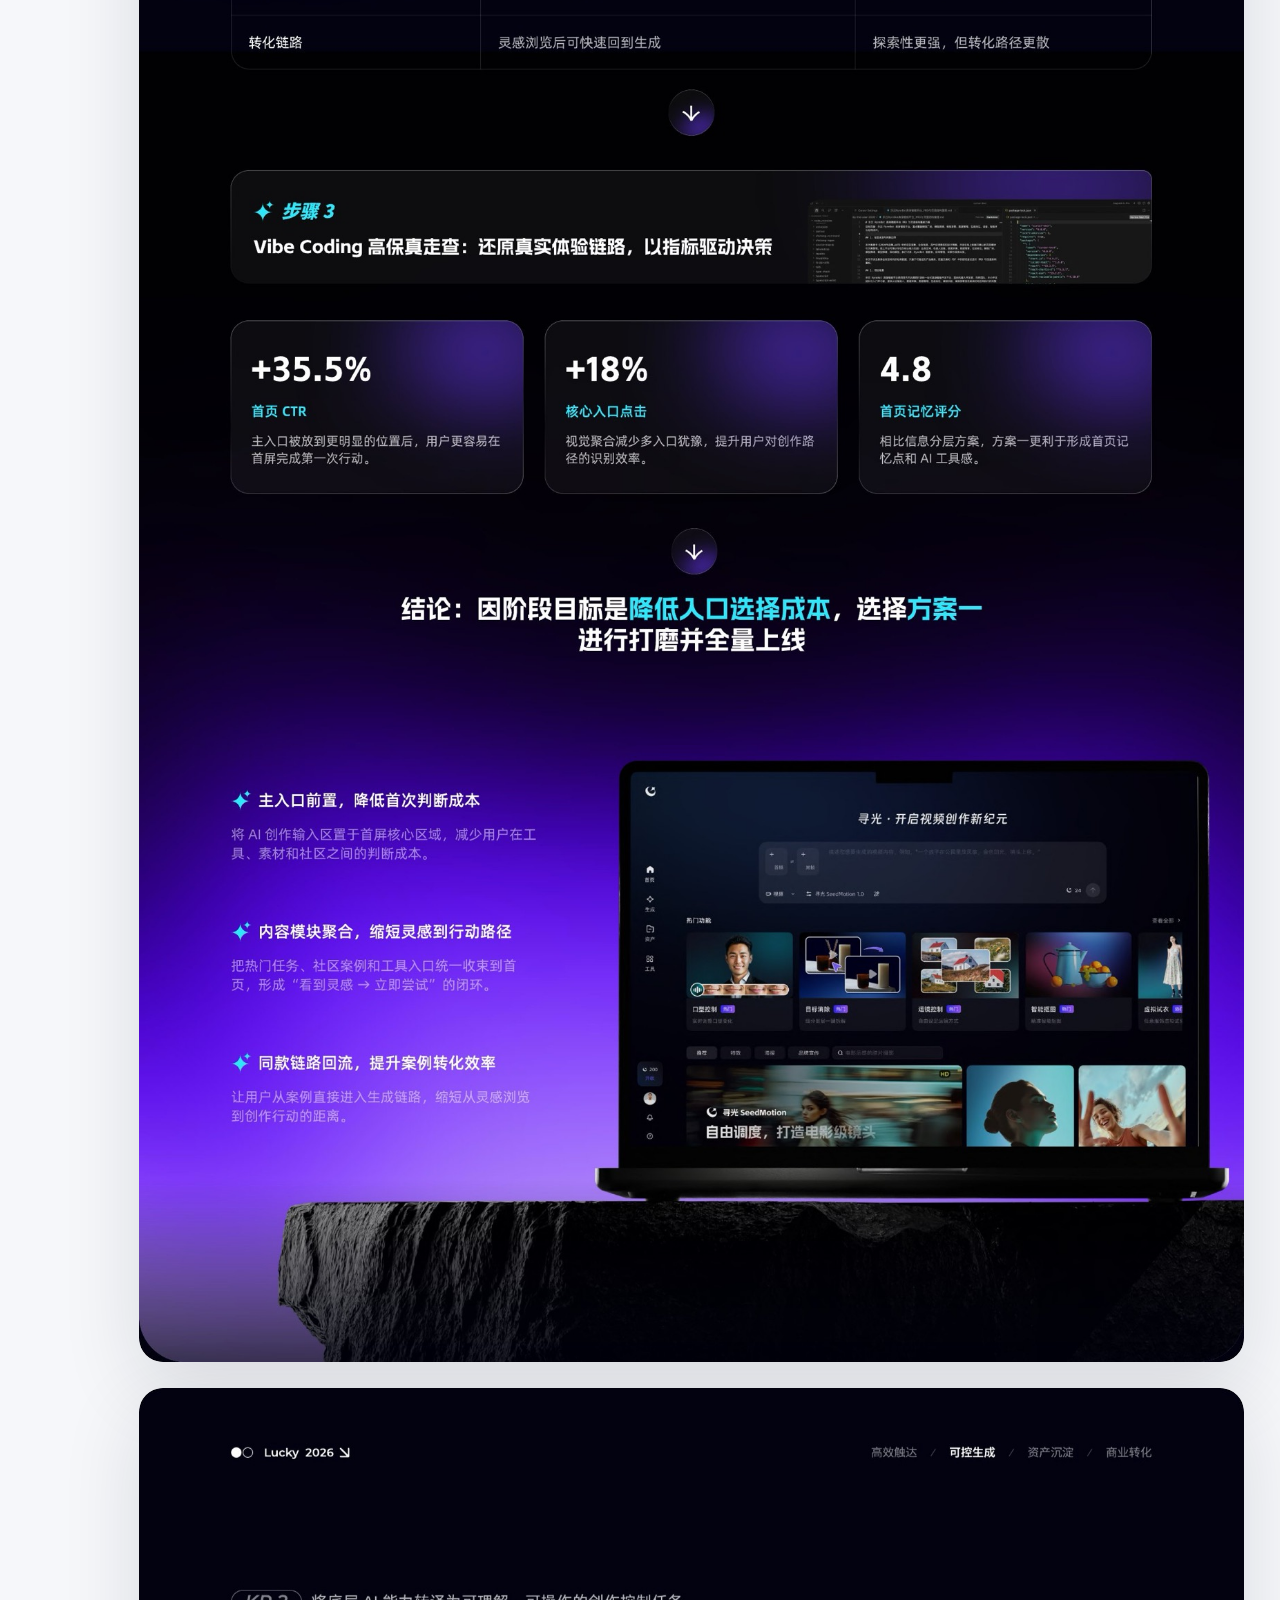
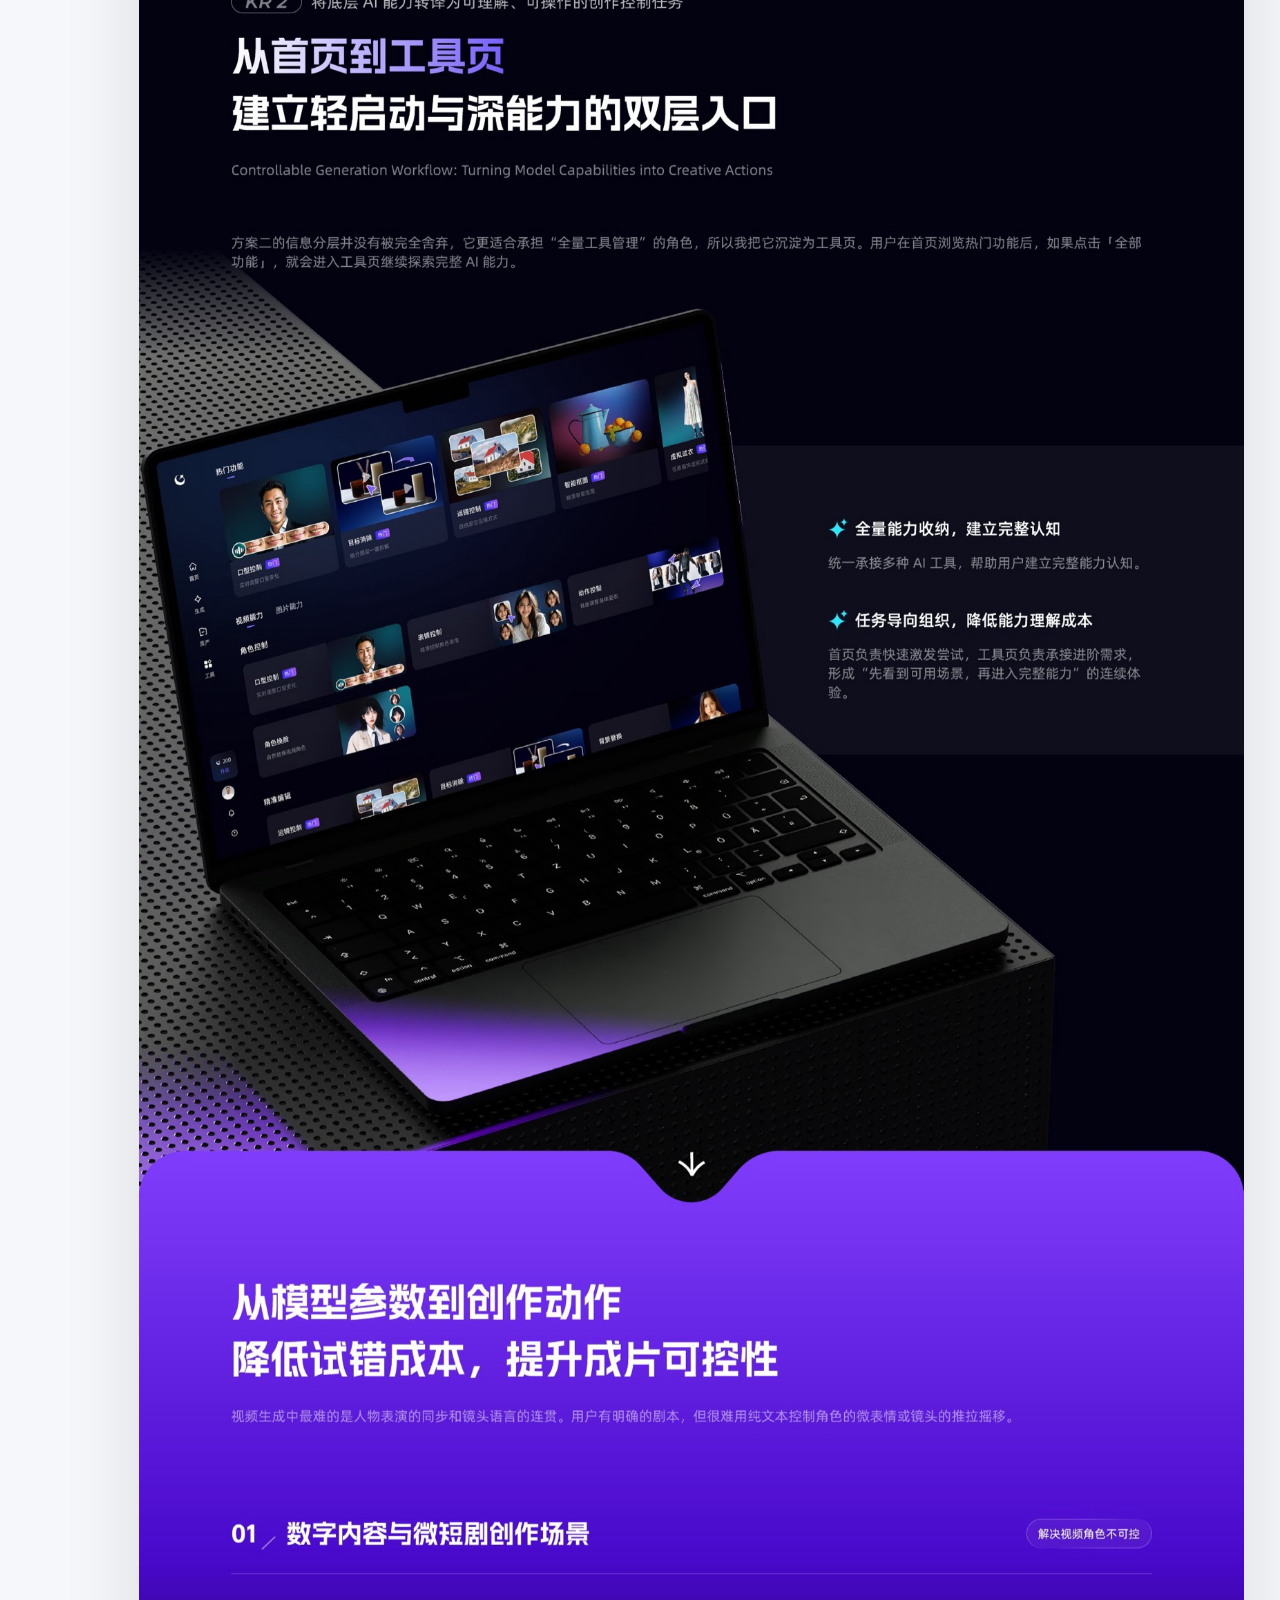
<file: project-xunguang.html>
<!doctype html>
<html lang="zh-CN">
  <head>
    <meta charset="UTF-8" />
    <meta name="viewport" content="width=device-width, initial-scale=1.0" />
    <title>寻光 AI 视频内容创作平台</title>
    <link rel="icon" type="image/png" href="assets/favicon.png?v=20260702" />
    <link rel="apple-touch-icon" href="assets/apple-touch-icon.png?v=20260702" />
    <link rel="stylesheet" href="styles.css?v=layout-80" />
  </head>
  <body class="project-page">
    <main class="project-shell">
      <nav class="project-nav">
        <a href="index.html#catalog">← 返回目录</a>
        <span>02 / XUNGUANG</span>
      </nav>

      <section class="project-detail" aria-label="寻光项目作品集分页">
        <aside class="project-anchor" aria-label="页面锚点">
          <a href="#page-01" aria-current="true">01</a>
          <a href="#page-02">02</a>
          <a href="#page-03">03</a>
          <a href="#page-04">04</a>
          <a href="#page-05">05</a>
          <a href="#page-06">06</a>
          <a href="#page-07">07</a>
          <a href="#page-08">08</a>
        </aside>

        <div class="project-main">
          <section class="project-hero project-hero-single">
            <div class="project-copy">
              <p class="project-kicker">02 / AIGC Video Creation Platform</p>
              <h1>寻光 AI<br />视频内容创作平台</h1>
              <dl class="project-info" aria-label="项目信息">
                <div>
                  <dt>项目时间</dt>
                  <dd>2024.07 - 2025.05</dd>
                </div>
                <div>
                  <dt>页面数量</dt>
                  <dd>8 Pages</dd>
                </div>
              </dl>
            </div>
          </section>

          <article class="project-pages">
            <figure class="project-page-shot" id="page-01">
              <img src="assets/projects/xunguang/page-01.jpg" width="1920" height="7438" alt="寻光项目作品集第 01 页" decoding="async" fetchpriority="high" />
            </figure>
            <figure class="project-page-shot" id="page-02">
              <img src="assets/projects/xunguang/page-02.jpg" width="1920" height="6972" alt="寻光项目作品集第 02 页" loading="lazy" decoding="async" />
            </figure>
            <figure class="project-page-shot" id="page-03">
              <img src="assets/projects/xunguang/page-03.jpg" width="1920" height="2794" alt="寻光项目作品集第 03 页" loading="lazy" decoding="async" />
            </figure>
            <figure class="project-page-shot" id="page-04">
              <img src="assets/projects/xunguang/page-04.jpg" width="1920" height="6258" alt="寻光项目作品集第 04 页" loading="lazy" decoding="async" />
            </figure>
            <figure class="project-page-shot" id="page-05">
              <img src="assets/projects/xunguang/page-05.jpg" width="1920" height="12135" alt="寻光项目作品集第 05 页" loading="lazy" decoding="async" />
            </figure>
            <figure class="project-page-shot" id="page-06">
              <img src="assets/projects/xunguang/page-06.jpg" width="1920" height="4261" alt="寻光项目作品集第 06 页" loading="lazy" decoding="async" />
            </figure>
            <figure class="project-page-shot" id="page-07">
              <img src="assets/projects/xunguang/page-07.jpg" width="1920" height="3957" alt="寻光项目作品集第 07 页" loading="lazy" decoding="async" />
            </figure>
            <figure class="project-page-shot" id="page-08">
              <img src="assets/projects/xunguang/page-08.jpg" width="1920" height="2647" alt="寻光项目作品集第 08 页" loading="lazy" decoding="async" />
            </figure>
          </article>

          <a class="next-project" href="project-web.html" aria-label="进入 03 官网页项目">
            <span>Next Project</span>
            <strong>03 / 寻光 AI 官网设计</strong>
            <b aria-hidden="true">↗</b>
          </a>
        </div>
      </section>
    </main>

    <script>
      const anchorLinks = Array.from(document.querySelectorAll(".project-anchor a"));
      const pageSections = anchorLinks
        .map((link) => document.querySelector(link.getAttribute("href")))
        .filter(Boolean);
      let activeId = "";
      let scrollTicking = false;

      const setActiveAnchor = (id) => {
        if (!id || id === activeId) return;
        activeId = id;
        anchorLinks.forEach((link) => {
          const active = link.getAttribute("href") === `#${id}`;
          if (active) {
            link.setAttribute("aria-current", "true");
            link.scrollIntoView({ block: "nearest", inline: "nearest" });
          } else {
            link.removeAttribute("aria-current");
          }
        });
      };

      const updateActiveAnchor = () => {
        scrollTicking = false;
        const probeY = window.innerHeight * 0.32;
        let current = pageSections[0];

        for (const section of pageSections) {
          const rect = section.getBoundingClientRect();
          if (rect.top <= probeY && rect.bottom > probeY) {
            current = section;
            break;
          }
          if (rect.top <= probeY) {
            current = section;
          }
        }

        setActiveAnchor(current.id);
      };

      const requestAnchorUpdate = () => {
        if (scrollTicking) return;
        scrollTicking = true;
        requestAnimationFrame(updateActiveAnchor);
      };

      window.addEventListener("scroll", requestAnchorUpdate, { passive: true });
      window.addEventListener("resize", requestAnchorUpdate);
      window.addEventListener("load", requestAnchorUpdate, { once: true });
      requestAnchorUpdate();
    </script>
  </body>
</html>
</file>
<file: styles.css>
:root {
  --ink: #050505;
  --muted: #7f7f86;
  --soft: #eef0fb;
  --panel: #dce6ec;
  --line: #1c1c1c;
  --page-pad: clamp(20px, 2.8vw, 54px);
  --radius-xl: clamp(28px, 4vw, 78px);
  --radius-lg: clamp(18px, 2.6vw, 46px);
  --shadow: 0 24px 80px rgba(18, 25, 38, 0.12);
}

* {
  box-sizing: border-box;
}

html {
  scroll-behavior: smooth;
}

body {
  margin: 0;
  background: #fff;
  color: var(--ink);
  font-family: "PingFang SC", "Hiragino Sans GB", "Microsoft YaHei", Arial, sans-serif;
  letter-spacing: 0;
}

a {
  color: inherit;
  text-decoration: none;
}

img {
  display: block;
  max-width: 100%;
}

.site-header {
  position: sticky;
  top: 0;
  z-index: 20;
  display: grid;
  grid-template-columns: 1fr auto 1fr;
  align-items: center;
  gap: 20px;
  min-height: 82px;
  margin: 0;
  padding: 0 var(--page-pad);
  border-bottom: 1px solid rgba(5, 5, 5, 0.45);
  background: rgba(255, 255, 255, 0.88);
  backdrop-filter: blur(18px);
  font-size: clamp(12px, 0.95vw, 18px);
  font-weight: 700;
  color: #4a4a4d;
}

.site-header a:last-child {
  justify-self: end;
}

.section {
  position: relative;
  min-height: 100svh;
  padding: clamp(42px, 5vw, 96px) var(--page-pad);
  scroll-margin-top: 82px;
  overflow: hidden;
}

.hero {
  display: flex;
  flex-direction: column;
  justify-content: flex-start;
  gap: clamp(22px, 2.2vw, 42px);
  padding-top: clamp(88px, 8.5vw, 126px);
  padding-bottom: clamp(112px, 10vw, 188px);
}

.hero-title {
  position: relative;
  z-index: 2;
  display: grid;
  gap: 0.16em;
  font-size: clamp(64px, 11vw, 110px);
  line-height: 0.98;
  font-weight: 900;
  letter-spacing: 0;
}

.hero-title span:last-child {
  padding-left: 8vw;
}

.hero-round,
.round-link {
  display: grid;
  place-items: center;
  width: clamp(48px, 4.6vw, 76px);
  aspect-ratio: 1;
  border: 1.5px solid rgba(5, 5, 5, 0.72);
  border-radius: 50%;
  font-size: clamp(23px, 2.7vw, 40px);
  transition: transform 180ms ease, background 180ms ease, color 180ms ease;
}

.hero-round {
  position: absolute;
  right: clamp(26px, 3vw, 58px);
  top: clamp(206px, 16.8vw, 258px);
  z-index: 3;
}

.round-link:hover {
  transform: translateY(-3px) rotate(-8deg);
  background: var(--ink);
  color: #fff;
}

.hero-tag {
  position: absolute;
  right: clamp(42px, 4vw, 78px);
  top: calc(clamp(300px, 23.6vw, 370px) - 16px);
  z-index: 3;
  font-size: clamp(15px, 1.32vw, 24px);
  font-weight: 560;
  color: #444448;
}

.cover-figure {
  position: relative;
  z-index: 1;
  margin: 0;
  width: 100%;
  aspect-ratio: 3736 / 1586;
}

.cover-mask {
  position: absolute;
  inset: 0;
  overflow: visible;
  background: transparent;
}

.cover-mask::after {
  content: none;
}

.cover-mask img {
  width: 100%;
  height: 100%;
  object-fit: fill;
  transform: translateZ(0);
  filter: drop-shadow(0 24px 80px rgba(18, 25, 38, 0.12));
  transition: transform 700ms cubic-bezier(0.2, 0.8, 0.2, 1), filter 700ms ease;
}

.cover-video,
.cover-video-canvas {
  position: absolute;
  inset: 0;
  z-index: 1;
  width: 100%;
  height: 100%;
  object-fit: cover;
  pointer-events: none;
  transform: translateZ(0);
  -webkit-mask-image: url("assets/crops/hero-mask-export.png");
  mask-image: url("assets/crops/hero-mask-export.png");
  -webkit-mask-size: 100% 100%;
  mask-size: 100% 100%;
  -webkit-mask-repeat: no-repeat;
  mask-repeat: no-repeat;
  transition: opacity 260ms ease, transform 700ms cubic-bezier(0.2, 0.8, 0.2, 1), filter 700ms ease;
}

.cover-video {
  opacity: 0;
}

.cover-video-canvas {
  opacity: 1;
  mix-blend-mode: normal;
}

.cover-figure.video-fallback .cover-video {
  opacity: 1;
}

.cover-figure.video-fallback .cover-video-canvas {
  opacity: 0;
}

.cover-figure:hover .cover-mask img {
  transform: translate3d(0.8%, -1%, 0) scale(1.018);
  filter: drop-shadow(0 30px 90px rgba(18, 25, 38, 0.16)) saturate(1.04) contrast(1.02);
}

.cover-figure:hover .cover-video-canvas,
.cover-figure:focus-within .cover-video-canvas {
  transform: translate3d(0.8%, -1%, 0) scale(1.018);
  filter: none;
}

.cover-info {
  position: absolute;
  left: 0;
  top: 58%;
  bottom: auto;
  z-index: 2;
  display: grid;
  align-content: start;
  width: 18.35%;
  height: 42%;
  padding: 2.65% 1.75%;
  border-radius: 0 clamp(18px, 2.2vw, 42px) 0 0;
  background: transparent;
}

.cover-info strong {
  font-size: clamp(27px, 3.25vw, 64px);
  line-height: 0.95;
  font-weight: 850;
}

.cover-info span {
  width: max-content;
  margin-top: clamp(8px, 1vw, 16px);
  padding-top: clamp(6px, 0.75vw, 11px);
  border-top: clamp(1px, 0.08vw, 1.5px) solid #111;
  color: #a4a4a8;
  font-size: clamp(8px, 0.8vw, 15px);
  font-weight: 650;
}

.cover-info p {
  margin: clamp(14px, 2.4vw, 44px) 0 0;
  color: #202126;
  font-size: clamp(9px, 0.98vw, 19px);
  line-height: 1.48;
  font-style: normal;
  font-weight: 500;
}

.cover-info b {
  font-weight: 850;
}

.about {
  --about-visual-height: min(88svh, 980px);
  --creative-width: min(35vw, 610px);
  display: grid;
  grid-template-columns: clamp(78px, 6.2vw, 119px) minmax(360px, 31vw) minmax(560px, 1fr);
  gap: clamp(30px, 3vw, 62px);
  align-items: start;
  min-height: 100svh;
  padding-top: clamp(34px, 3.8vw, 72px);
  padding-bottom: clamp(88px, 8vw, 150px);
  scroll-margin-top: clamp(118px, 12vw, 190px);
}

.rail {
  position: sticky;
  top: clamp(20px, 2vw, 36px);
  margin: 0;
  width: 100%;
  align-self: stretch;
}

.rail-art {
  display: block;
  width: 100%;
  height: var(--about-visual-height);
  object-fit: contain;
  object-position: center top;
}

.experience {
  position: relative;
  padding-top: 0;
  z-index: 2;
}

.timeline {
  position: absolute;
  left: 0;
  top: 0;
  width: 13px;
  height: 315px;
  --timeline-node-size: 13px;
  --timeline-node-half: 6.5px;
  --timeline-dot-y: 11px;
  --timeline-circle-y: 226px;
  background:
    linear-gradient(
      to bottom,
      transparent 0,
      transparent calc(var(--timeline-dot-y) + var(--timeline-node-half)),
      #050505 calc(var(--timeline-dot-y) + var(--timeline-node-half)),
      #050505 calc(var(--timeline-circle-y) - var(--timeline-node-half)),
      #d8d8d8 calc(var(--timeline-circle-y) + var(--timeline-node-half)),
      #d8d8d8 100%
    )
    center top / 1.4px 100% no-repeat;
}

.timeline::before,
.timeline::after {
  content: "";
  position: absolute;
  left: 50%;
  border-radius: 50%;
  transform: translate(-50%, -50%);
}

.timeline::before {
  top: var(--timeline-dot-y);
  width: var(--timeline-node-size);
  height: var(--timeline-node-size);
  background: #050505;
}

.timeline::after {
  top: var(--timeline-circle-y);
  width: var(--timeline-node-size);
  height: var(--timeline-node-size);
  border: 1.4px solid #050505;
  background: #fff;
}

.timeline img {
  display: none;
}

.role,
.chips,
.experience address {
  margin-left: 48px;
}

.role {
  --role-body-size: 14px;
  margin-bottom: 32px;
}

.role-third {
  margin-bottom: 48px;
}

.role-head {
  display: flex;
  justify-content: space-between;
  align-items: baseline;
  gap: 16px;
  margin-bottom: clamp(11px, 0.9vw, 16px);
}

.role h2 {
  margin: 0;
  font-size: clamp(17px, 1.06vw, 22px);
  line-height: 1.16;
}

.role small,
.role li:not(:has(strong)) {
  color: var(--muted);
  font-weight: 400;
}

.role time {
  color: var(--muted);
  font-size: var(--role-body-size);
  font-weight: 400;
}

.role ul {
  display: grid;
  grid-template-columns: max-content max-content;
  justify-content: space-between;
  gap: clamp(5px, 0.45vw, 9px) clamp(16px, 1.25vw, 26px);
  margin: 0;
  padding-left: 18px;
  font-size: var(--role-body-size);
  line-height: 1.28;
}

.role li {
  font-weight: 400;
}

.role li strong {
  font-weight: 500;
}

.chips {
  display: grid;
  gap: clamp(4px, 0.35vw, 7px);
  margin-top: 0;
  margin-bottom: 48px;
}

.chip-row {
  display: flex;
  flex-wrap: nowrap;
  gap: clamp(4px, 0.35vw, 7px);
}

.chips span {
  display: inline-flex;
  align-items: center;
  min-height: clamp(30px, 2.05vw, 41px);
  padding: 0 clamp(12px, 0.88vw, 18px);
  border: 1.6px solid #000;
  border-radius: 999px;
  font-size: clamp(13.5px, 0.98vw, 19px);
  font-weight: 700;
  cursor: default;
  transition: background-color 180ms ease, color 180ms ease, transform 180ms ease;
}

.chips span:hover {
  background: #050505;
  color: #fff;
  transform: translateY(-1px);
}

.experience address {
  display: grid;
  gap: clamp(5px, 0.45vw, 9px);
  margin-top: 0;
  font-style: normal;
  font-size: clamp(14px, 0.98vw, 19px);
  font-weight: 400;
}

.portrait-card {
  position: relative;
  margin: 0;
  z-index: 1;
  transform: translateX(clamp(8px, 1vw, 14px));
  transform-origin: center center;
}

.portrait-card:hover,
.portrait-card:focus-within {
  transform: translateX(clamp(8px, 1vw, 14px));
  filter: none;
}

.portrait-card img {
  width: 100%;
  height: var(--about-visual-height);
  object-fit: contain;
  object-position: center top;
}

.portrait-card > img {
  transform-origin: center center;
  transition: transform 700ms cubic-bezier(0.2, 0.8, 0.2, 1), filter 700ms ease;
}

.portrait-card:hover > img,
.portrait-card:focus-within > img {
  transform: translate3d(0.8%, -1%, 0) scale(1.018);
  filter: drop-shadow(0 30px 90px rgba(18, 25, 38, 0.16)) saturate(1.03) contrast(1.01);
}

.portrait-card figcaption {
  position: absolute;
  right: calc(1% + 12px);
  top: -1.4%;
  width: clamp(52px, 3.8vw, 70px);
  aspect-ratio: 1;
  margin: 0;
}

.portrait-card figcaption img {
  display: block;
  width: 100%;
  height: auto;
}

.creative-card {
  position: absolute;
  left: calc(var(--page-pad) + clamp(78px, 6.2vw, 119px) + clamp(30px, 3vw, 62px) + 48px);
  top: calc(clamp(34px, 3.8vw, 72px) + var(--about-visual-height) - (var(--creative-width) * 536 / 1636));
  z-index: 0;
  width: var(--creative-width);
  pointer-events: none;
}

.creative-card img {
  display: block;
  width: 100%;
  height: auto;
}

.catalog {
  position: relative;
  display: grid;
  grid-template-columns: repeat(3, minmax(0, 1fr));
  grid-auto-rows: auto;
  gap: clamp(16px, 1.8vw, 34px);
  align-content: start;
  min-height: auto;
  padding-top: clamp(70px, 6.2vw, 118px);
  padding-bottom: clamp(28px, 3.2vw, 58px);
}

.catalog-mark {
  position: absolute;
  left: clamp(28px, 3.4vw, 66px);
  top: clamp(78px, 7.3vw, 124px);
  z-index: 6;
  width: clamp(46px, 5.1vw, 76px);
  aspect-ratio: 1;
}

.catalog-mark img {
  width: 100%;
  height: 100%;
  object-fit: contain;
}

.catalog-title {
  position: relative;
  grid-column: span 2;
  margin: 0;
  padding: 0;
  aspect-ratio: 2374 / 948;
  background: transparent;
  color: inherit;
  overflow: hidden;
}

.catalog-title::before {
  content: none;
}

.catalog-title img,
.contact-card img {
  width: 100%;
  height: 100%;
  object-fit: contain;
}

.project-card {
  position: relative;
  display: block;
  aspect-ratio: 1154 / 950;
  min-height: 0;
  padding: clamp(24px, 2.4vw, 46px);
  border-radius: 0;
  background: transparent;
  overflow: hidden;
  transform-origin: center center;
  transition: transform 260ms ease, filter 260ms ease;
  will-change: transform;
}

.project-card:hover,
.project-card:focus-visible {
  transform: translateY(-8px) scale(1.025);
  filter: drop-shadow(0 18px 34px rgba(18, 25, 38, 0.18));
}

.project-card::after {
  content: none;
}

.project-card .card-art {
  position: absolute;
  inset: 0;
  z-index: 0;
  width: 100%;
  height: 100%;
  object-fit: contain;
  object-position: center center;
  mix-blend-mode: normal;
  opacity: 1;
  pointer-events: none;
  transform-origin: center center;
  transition: transform 260ms ease, filter 260ms ease;
}

.project-card:hover .card-art,
.project-card:focus-visible .card-art {
  transform: scale(1.01);
  filter: saturate(1.04) contrast(1.015);
}

.project-card strong,
.project-card em,
.project-index,
.project-tab {
  position: relative;
  z-index: 2;
}

.catalog .project-index,
.catalog .project-tab,
.catalog .project-copy {
  display: none;
}

.project-index {
  position: absolute;
  left: 6.8%;
  top: 7.6%;
  color: #050505;
  font-size: clamp(64px, 5.5vw, 112px);
  line-height: 1;
  font-weight: 360;
}

.project-tab {
  position: absolute;
  top: 4.4%;
  left: 50%;
  z-index: 3;
  transform: translateX(-50%);
  color: #050505;
  font-size: clamp(20px, 1.65vw, 34px);
  font-weight: 850;
}

.project-copy {
  position: absolute;
  left: 6.8%;
  bottom: 7.5%;
  z-index: 2;
  display: grid;
  gap: clamp(8px, 0.7vw, 13px);
  max-width: 74%;
}

.project-card strong {
  max-width: 100%;
  width: auto;
  padding: 0;
  margin-left: 0;
  border-radius: 0;
  background: transparent;
  backdrop-filter: none;
  color: #050505;
  font-size: clamp(21px, 1.55vw, 32px);
  line-height: 1.15;
}

.project-card em {
  width: auto;
  margin-top: 0;
  padding: 0;
  margin-left: 0;
  border-radius: 0;
  background: transparent;
  backdrop-filter: none;
  color: #7c7d84;
  font-size: clamp(16px, 1vw, 22px);
  font-style: normal;
  font-weight: 600;
}

.project-one {
  grid-column: auto;
  min-height: 0;
}

.project-two,
.project-three {
  min-height: 0;
}

.contact-card {
  position: relative;
  display: block;
  aspect-ratio: 1154 / 950;
  min-height: 0;
  padding: 0;
  border-radius: 0;
  background: transparent;
  color: inherit;
  overflow: hidden;
}

.contact-card::after {
  content: none;
}

.thanks {
  position: relative;
  display: grid;
  grid-template-rows: auto minmax(0, 1fr) auto;
  min-height: calc(100svh - 82px);
  overflow: hidden;
  scroll-margin-top: 82px;
  padding-top: clamp(80px, 8.2vw, 168px);
  padding-bottom: clamp(30px, 3.1vw, 60px);
}

.thanks-shapes {
  display: grid;
  grid-template-columns: minmax(0, 1.95fr) minmax(0, 1fr) clamp(92px, 10.2vw, 208px);
  gap: clamp(14px, 1.55vw, 30px);
  align-items: stretch;
}

.thanks-panel {
  min-width: 0;
  height: clamp(170px, 24.5vw, 340px);
  border-radius: clamp(28px, 3vw, 58px);
  background: #dedfea;
}

.thanks-panel-mid {
  background: #e0e1ec;
}

.thanks-panel-accent {
  background: #725cff;
}

.thanks-title {
  align-self: end;
  display: grid;
  gap: clamp(18px, 2.1vw, 38px);
  margin: clamp(56px, 5.8vw, 108px) 0 clamp(68px, 6.8vw, 132px);
  color: #000;
  font-size: clamp(58px, 6.9vw, 142px);
  line-height: 0.92;
  font-weight: 850;
  letter-spacing: 0;
}

.thanks-title span {
  display: block;
}

.thanks-title .thanks-star {
  display: inline-block;
  width: 0.72em;
  height: 0.72em;
  margin-left: 0.2em;
  object-fit: contain;
  vertical-align: -0.06em;
}

.thanks-title b {
  margin-left: 0.18em;
  font: inherit;
  font-weight: 430;
}

.thanks-qr {
  position: absolute;
  right: clamp(54px, 5.5vw, 108px);
  bottom: clamp(112px, 10.5vw, 208px);
  width: clamp(116px, 11.1vw, 218px);
  height: auto;
}

.thanks-footer {
  display: grid;
  grid-template-columns: minmax(0, 1fr) auto minmax(0, 1fr);
  gap: clamp(18px, 2vw, 38px);
  align-items: center;
  padding-top: clamp(18px, 1.8vw, 34px);
  border-top: 1px solid #b9b9bd;
  color: #4b4b4f;
  font-size: clamp(12px, 1.05vw, 22px);
  line-height: 1.2;
  font-weight: 760;
  letter-spacing: 0;
}

.thanks-footer span:nth-child(2) {
  justify-self: center;
}

.thanks-footer span:last-child {
  justify-self: end;
}

.project-page {
  min-height: 100svh;
  padding: var(--page-pad);
  background: #f6f7fa;
}

.project-shell {
  display: grid;
  gap: clamp(26px, 3vw, 48px);
  max-width: 1440px;
  margin: 0 auto;
}

.project-nav {
  display: flex;
  justify-content: space-between;
  align-items: center;
  gap: 20px;
  font-weight: 750;
}

.project-hero {
  display: grid;
  grid-template-columns: minmax(320px, 0.85fr) 1.15fr;
  gap: clamp(28px, 4vw, 76px);
  align-items: stretch;
  min-height: 70svh;
}

.project-hero-single {
  grid-template-columns: 1fr;
  min-height: auto;
}

.project-hero-single .project-copy {
  align-content: start;
  gap: clamp(28px, 3vw, 56px);
  min-height: clamp(360px, 29vw, 520px);
  padding: clamp(36px, 4vw, 78px);
  border-radius: 24px;
}

.project-copy .project-kicker {
  margin: 0;
  color: #858894;
  font-size: 18px;
  line-height: 1.2;
  font-weight: 780;
}

.project-hero-single .project-copy h1 {
  max-width: 1160px;
  margin: 0;
  font-size: 84px;
  line-height: 1;
  letter-spacing: 0;
}

.project-hero-single .project-title-single-line {
  white-space: nowrap;
}

.project-info {
  display: grid;
  grid-template-columns: repeat(2, minmax(0, 1fr));
  gap: clamp(18px, 2vw, 34px);
  margin: 0;
}

.project-info div {
  display: grid;
  gap: clamp(16px, 1.2vw, 24px);
  padding-top: clamp(22px, 1.8vw, 36px);
  border-top: 1px solid rgba(5, 5, 5, 0.18);
}

.project-info dt,
.project-info dd {
  margin: 0;
}

.project-info dt {
  color: #858894;
  font-size: 18px;
  font-weight: 760;
}

.project-info dd {
  color: #1b1c22;
  font-size: 18px;
  line-height: 1.22;
  font-weight: 850;
}

.project-copy {
  position: static;
  display: grid;
  align-content: space-between;
  gap: 30px;
  max-width: none;
  padding: clamp(34px, 5vw, 86px);
  border-radius: 42px;
  background: #fff;
}

.project-copy h1 {
  margin: 0;
  font-size: clamp(48px, 6vw, 104px);
  line-height: 0.98;
}

.project-copy p {
  margin: 0;
  color: #686a72;
  font-size: clamp(17px, 1.35vw, 24px);
  line-height: 1.75;
}

.project-preview {
  position: relative;
  border-radius: 42px;
  overflow: hidden;
  background: var(--soft);
  box-shadow: var(--shadow);
}

.project-preview img {
  width: 100%;
  height: 100%;
  object-fit: cover;
}

.placeholder-grid {
  display: grid;
  grid-template-columns: repeat(4, 1fr);
  gap: 18px;
}

.placeholder-grid article {
  min-height: 180px;
  padding: 28px;
  border: 1px solid rgba(5, 5, 5, 0.08);
  border-radius: 24px;
  background: #fff;
}

.placeholder-grid h2 {
  margin: 0 0 14px;
  font-size: 20px;
}

.placeholder-grid p {
  margin: 0;
  color: #777983;
  line-height: 1.65;
}

.project-meta {
  display: grid;
  gap: 10px;
  margin-top: 26px;
}

.project-meta span {
  color: #777983;
  font-size: clamp(14px, 1vw, 18px);
  font-weight: 650;
}

.project-detail {
  display: grid;
  grid-template-columns: 72px minmax(0, 1fr);
  gap: clamp(18px, 2.4vw, 36px);
  align-items: start;
}

.project-main {
  display: grid;
  gap: clamp(18px, 2vw, 34px);
  min-width: 0;
}

.project-anchor {
  position: sticky;
  top: 18px;
  display: grid;
  gap: 12px;
  max-height: calc(100svh - 36px);
  overflow-y: auto;
}

.project-anchor a {
  display: grid;
  place-items: center;
  width: 42px;
  aspect-ratio: 1;
  border: 1px solid rgba(5, 5, 5, 0.18);
  border-radius: 50%;
  background: #fff;
  color: #4d4f58;
  font-size: 12px;
  font-weight: 750;
}

.project-anchor a:hover,
.project-anchor a[aria-current="true"] {
  border-color: #050505;
  background: #050505;
  color: #fff;
}

.project-pages {
  display: grid;
  gap: clamp(18px, 2vw, 34px);
  min-width: 0;
}

.project-page-shot {
  margin: 0;
  scroll-margin-top: 24px;
  border-radius: 24px;
  background: #fff;
  box-shadow: var(--shadow);
  overflow: hidden;
}

.project-page-shot img {
  display: block;
  width: 100%;
  height: auto;
  object-fit: contain;
  object-position: center top;
}

.next-project {
  display: grid;
  grid-template-columns: minmax(0, 1fr) auto;
  gap: clamp(12px, 1.4vw, 24px);
  align-items: end;
  min-height: clamp(190px, 18vw, 300px);
  padding: clamp(30px, 4vw, 72px);
  border-radius: 32px;
  background: #050505;
  color: #fff;
  box-shadow: var(--shadow);
  transition: transform 180ms ease, filter 180ms ease, background 180ms ease, color 180ms ease;
}

.next-project:hover,
.next-project:focus-visible {
  transform: translateY(-4px);
  background: #fff;
  color: #050505;
  filter: drop-shadow(0 18px 34px rgba(18, 25, 38, 0.18));
}

.next-project span,
.next-project strong {
  grid-column: 1;
}

.next-project span {
  color: rgba(255, 255, 255, 0.62);
  font-size: 18px;
  font-weight: 760;
  transition: color 180ms ease;
}

.next-project:hover span,
.next-project:focus-visible span {
  color: #777983;
}

.next-project strong {
  max-width: none;
  font-size: 48px;
  line-height: 1.05;
  font-weight: 850;
  white-space: nowrap;
}

.next-project b {
  grid-column: 2;
  grid-row: 1 / span 2;
  align-self: center;
  display: grid;
  place-items: center;
  width: clamp(52px, 5vw, 88px);
  aspect-ratio: 1;
  border: 1px solid rgba(255, 255, 255, 0.4);
  border-radius: 50%;
  font-size: clamp(26px, 2.7vw, 46px);
  font-weight: 500;
  transition: border-color 180ms ease, background 180ms ease, color 180ms ease;
}

.next-project:hover b,
.next-project:focus-visible b {
  border-color: #050505;
  background: #050505;
  color: #fff;
}

@media (max-width: 1100px) {
  .site-header {
    grid-template-columns: 1fr auto;
  }

  .site-header span {
    display: none;
  }

  .about {
    --about-visual-height: min(80svh, 800px);
    --creative-width: min(32vw, 350px);
    grid-template-columns: 64px minmax(300px, 340px) minmax(360px, 1fr);
    gap: 22px;
    align-items: start;
  }

  .rail-art {
    height: var(--about-visual-height);
  }

  .experience {
    grid-column: auto;
  }

  .timeline {
    --timeline-dot-y: 18px;
    --timeline-circle-y: 255px;
  }

  .portrait-card {
    grid-column: auto;
  }

  .portrait-card img {
    height: var(--about-visual-height);
  }

  .portrait-card figcaption {
    right: 1.6%;
    top: 2%;
    width: 58px;
  }

  .creative-card {
    left: calc(var(--page-pad) + 64px + 22px + 34px);
    width: var(--creative-width);
    top: calc(clamp(34px, 3.8vw, 72px) + var(--about-visual-height) - (var(--creative-width) * 536 / 1636));
  }

  .role,
  .chips,
  .experience address {
    margin-left: 34px;
  }

  .role h2 {
    margin: 0;
    font-size: 15.5px;
  }

  .role ul {
    gap: 6px 14px;
    line-height: 1.28;
  }

  .role {
    --role-body-size: 12.5px;
    margin-bottom: 32px;
  }

  .role-third {
    margin-bottom: 48px;
  }

  .role-head {
    margin-bottom: 12px;
  }

  .chips {
    gap: 5px;
    margin-top: 0;
    margin-bottom: 48px;
  }

  .chip-row {
    gap: 5px;
  }

  .chips span {
    min-height: 33px;
    padding: 0 11px;
    font-size: 13.5px;
  }

  .experience address {
    gap: 10px;
    margin-top: 0;
    font-size: 13.5px;
    font-weight: 400;
  }

  .creative-card {
    width: var(--creative-width);
  }

  .project-one {
    grid-column: auto;
  }

  .project-hero,
  .placeholder-grid {
    grid-template-columns: 1fr;
  }

  .project-detail {
    grid-template-columns: 58px minmax(0, 1fr);
  }

  .project-anchor a {
    width: 38px;
  }
}

@media (max-width: 760px) {
  :root {
    --page-pad: 18px;
  }

  .site-header {
    min-height: 66px;
    font-size: 12px;
  }

  .brand-line {
    max-width: 210px;
  }

  .hero-title {
    font-size: clamp(38px, 13vw, 72px);
  }

  .hero-title span:last-child {
    padding-left: 0;
  }

  .hero {
    padding-bottom: 72px;
  }

  .hero-round,
  .hero-tag {
    display: none;
  }

  .cover-info {
    width: 33%;
    height: 46%;
    min-height: 0;
    padding: 4% 3%;
  }

  .cover-info strong {
    font-size: 38px;
  }

  .cover-info p {
    margin-top: 18px;
    font-size: 12px;
  }

  .about {
    grid-template-columns: 1fr;
    scroll-margin-top: 82px;
  }

  .rail {
    position: relative;
    top: auto;
    width: 100%;
  }

  .rail-art {
    width: min(100%, 520px);
    height: auto;
    max-height: 220px;
    object-fit: cover;
    object-position: center top;
    border-radius: 999px;
  }

  .experience {
    grid-column: auto;
    padding-top: 12px;
  }

  .timeline {
    display: none;
  }

  .role,
  .chips,
  .experience address {
    margin-left: 0;
  }

  .role-head {
    display: grid;
  }

  .role ul {
    grid-template-columns: 1fr;
  }

  .portrait-card {
    grid-column: auto;
  }

  .portrait-card:hover,
  .portrait-card:focus-within {
    transform: none;
    filter: none;
  }

  .portrait-card img {
    height: auto;
  }

  .portrait-card figcaption {
    right: 0;
    width: 52px;
  }

  .creative-card {
    display: none;
  }

  .catalog {
    grid-template-columns: 1fr;
    gap: 18px;
    padding-bottom: 36px;
  }

  .catalog-mark {
    top: 92px;
    left: 14px;
    width: 50px;
  }

  .catalog-title {
    grid-column: auto;
  }

  .catalog-title,
  .project-card,
  .contact-card {
    min-height: 0;
    border-radius: 0;
  }

  .project-card .card-art {
    width: 100%;
    height: 100%;
    opacity: 1;
    object-fit: contain;
  }

  .project-card strong {
    max-width: 100%;
  }

  .thanks {
    grid-template-rows: auto auto auto auto;
    min-height: calc(100svh - 66px);
    scroll-margin-top: 66px;
    padding-top: 42px;
    padding-bottom: 22px;
  }

  .thanks-shapes {
    grid-template-columns: 1fr;
    gap: 10px;
  }

  .thanks-panel {
    height: 84px;
    border-radius: 22px;
  }

  .thanks-panel-accent {
    width: 44%;
    justify-self: end;
  }

  .thanks-title {
    align-self: auto;
    gap: 8px;
    margin: 32px 0 20px;
    font-size: clamp(38px, 11.6vw, 44px);
    line-height: 0.96;
  }

  .thanks-qr {
    position: relative;
    right: auto;
    bottom: auto;
    justify-self: end;
    width: 104px;
    margin: 0 0 24px;
  }

  .thanks-footer {
    grid-template-columns: 1fr;
    gap: 6px;
    padding-top: 14px;
    font-size: 12px;
  }

  .thanks-footer span:nth-child(2),
  .thanks-footer span:last-child {
    justify-self: start;
  }

  .project-page {
    padding: 18px;
  }

  .project-hero-single .project-copy {
    gap: 24px;
    min-height: auto;
    padding: 32px 24px 38px;
    border-radius: 28px;
  }

  .project-kicker {
    font-size: 14px;
  }

  .project-hero-single .project-copy h1 {
    font-size: clamp(52px, 16vw, 76px);
    line-height: 0.9;
  }

  .project-hero-single .project-title-single-line {
    white-space: normal;
  }

  .project-info {
    grid-template-columns: 1fr;
    gap: 18px;
  }

  .project-info div {
    gap: 8px;
    padding-top: 14px;
  }

  .project-info dt {
    font-size: 13px;
  }

  .project-info dd {
    font-size: 18px;
  }

  .project-detail {
    grid-template-columns: 1fr;
  }

  .project-anchor {
    top: 0;
    z-index: 10;
    display: flex;
    gap: 8px;
    max-height: none;
    margin: 0 -18px;
    padding: 12px 18px;
    background: rgba(246, 247, 250, 0.9);
    backdrop-filter: blur(16px);
    overflow-x: auto;
    overflow-y: hidden;
  }

  .project-anchor a {
    width: 36px;
    flex: 0 0 36px;
  }

  .project-page-shot {
    scroll-margin-top: 76px;
    border-radius: 18px;
  }

  .next-project {
    min-height: 180px;
    padding: 26px;
    border-radius: 24px;
  }

  .next-project span {
    font-size: 14px;
  }

  .next-project strong {
    font-size: 28px;
    white-space: normal;
  }

  .next-project b {
    width: 48px;
    font-size: 24px;
  }

  .project-copy,
  .project-preview {
    border-radius: 28px;
  }
}
</file>
